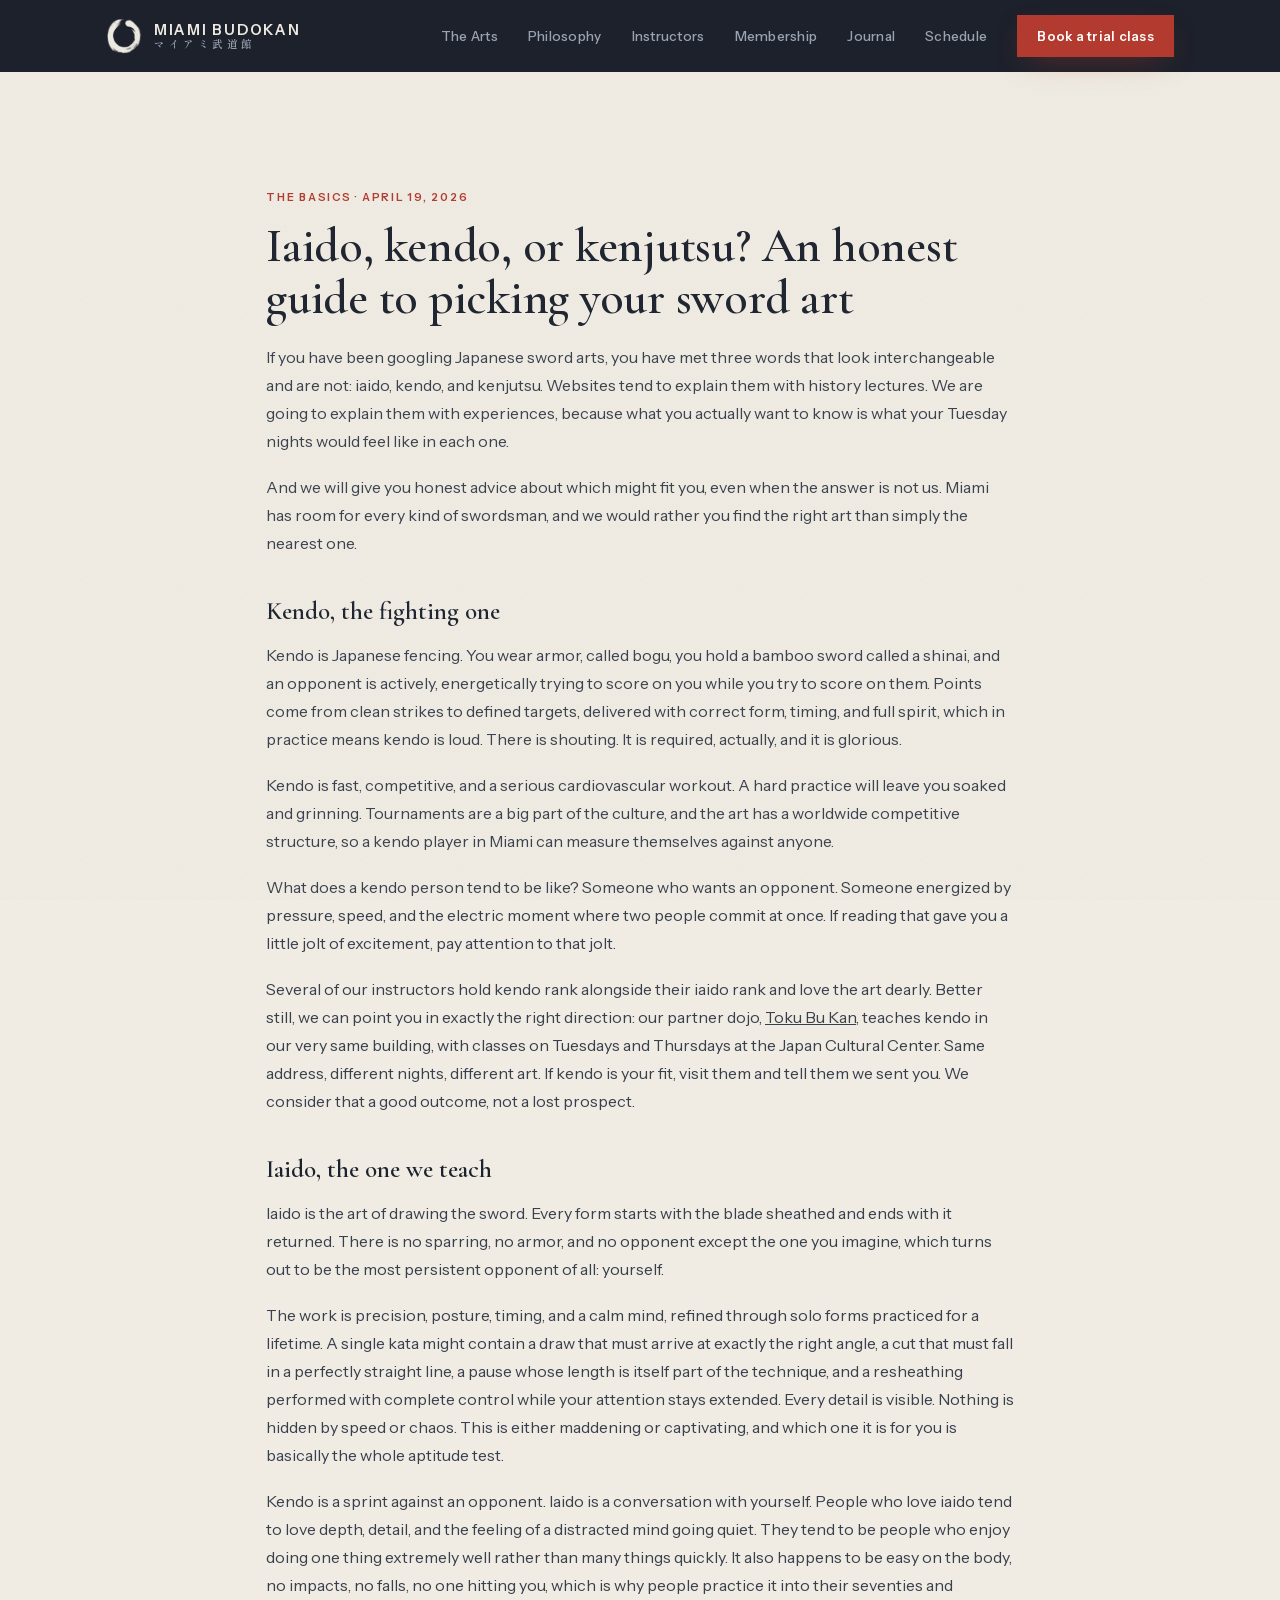
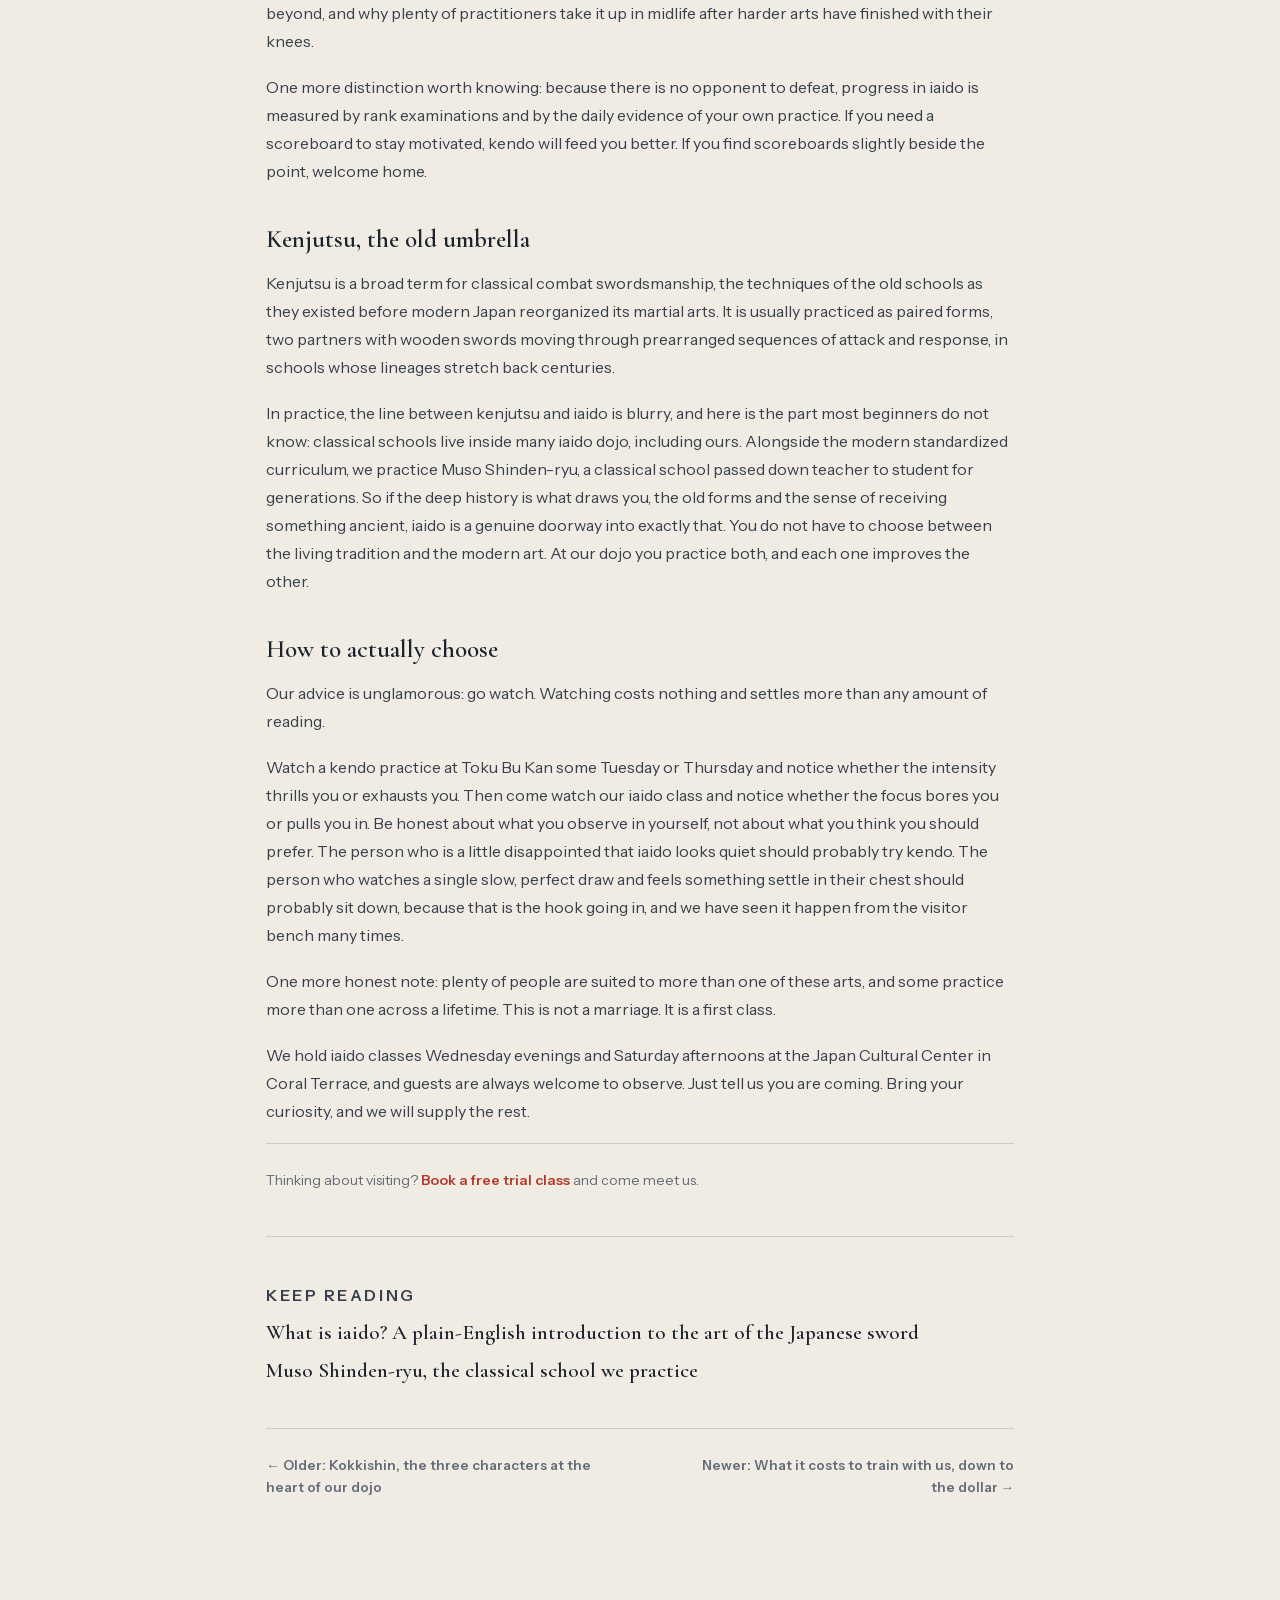
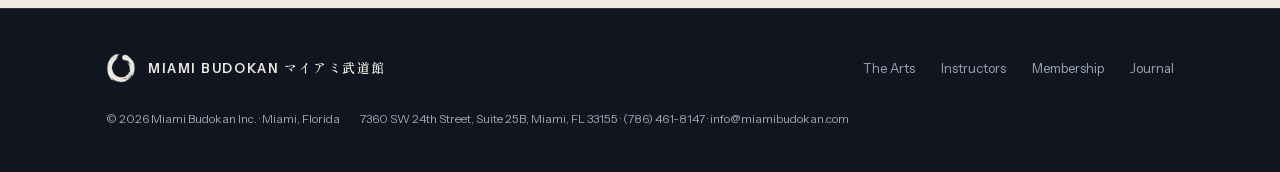
<file: blog/iaido-kendo-kenjutsu.html>
<!DOCTYPE html>
<html lang="en">
<head>
<meta charset="utf-8">
<meta name="viewport" content="width=device-width, initial-scale=1">
<meta name="color-scheme" content="light">
<title>Iaido, kendo, or kenjutsu? An honest guide to picking your sword art &middot; Miami Budokan Journal</title>
<meta name="description" content="Three Japanese sword arts, three very different experiences. Here is how they differ and how to tell which one fits you.">
<link rel="stylesheet" href="../assets/style.css">
<link rel="icon" type="image/png" href="../assets/img/enso.png">
<link rel="canonical" href="https://mattacevedo.github.io/miamibudokan/blog/iaido-kendo-kenjutsu.html">
<link rel="apple-touch-icon" href="../assets/img/apple-touch-icon.png">
<link rel="preload" as="font" type="font/woff2" href="../assets/fonts/cormorant.woff2" crossorigin>
<link rel="preload" as="font" type="font/woff2" href="../assets/fonts/instrument.woff2" crossorigin>
<meta property="og:locale" content="en_US">
<meta property="og:type" content="article">
<meta property="og:site_name" content="Miami Budokan">
<meta property="og:title" content="Iaido, kendo, or kenjutsu? An honest guide to picking your sword art">
<meta property="og:description" content="Three Japanese sword arts, three very different experiences. Here is how they differ and how to tell which one fits you.">
<meta property="og:url" content="https://mattacevedo.github.io/miamibudokan/blog/iaido-kendo-kenjutsu.html">
<meta property="og:image" content="https://mattacevedo.github.io/miamibudokan/assets/img/og.jpg">
<meta property="article:published_time" content="2026-04-19">
<meta name="twitter:card" content="summary_large_image">
<script type="application/ld+json">{"@context":"https://schema.org","@type":"BlogPosting","headline":"Iaido, kendo, or kenjutsu? An honest guide to picking your sword art","description":"Three Japanese sword arts, three very different experiences. Here is how they differ and how to tell which one fits you.","datePublished":"2026-04-19","author":{"@type":"Organization","name":"Miami Budokan"},"publisher":{"@type":"Organization","name":"Miami Budokan","url":"https://mattacevedo.github.io/miamibudokan/"},"mainEntityOfPage":"https://mattacevedo.github.io/miamibudokan/blog/iaido-kendo-kenjutsu.html","image":"https://mattacevedo.github.io/miamibudokan/assets/img/og.jpg"}</script>
<script type="application/ld+json">{"@context":"https://schema.org","@type":"BreadcrumbList","itemListElement":[{"@type":"ListItem","position":1,"name":"Miami Budokan","item":"https://mattacevedo.github.io/miamibudokan/"},{"@type":"ListItem","position":2,"name":"Journal","item":"https://mattacevedo.github.io/miamibudokan/#journal"},{"@type":"ListItem","position":3,"name":"Iaido, kendo, or kenjutsu? An honest guide to picking your sword art"}]}</script>
</head>
<body>
<a class="skip" href="#main">Skip to content</a>
<div class="grain" aria-hidden="true"></div>
<header class="nav" id="nav" data-solid>
  <div class="nav-inner">
    <a class="brand" href="../index.html" aria-label="Miami Budokan, home">
      <span class="enso-mark" aria-hidden="true"></span>
      <span class="brand-name"><b>MIAMI BUDOKAN</b><span lang="ja">マイアミ武道館</span></span>
    </a>
    <nav aria-label="Main">
      <ul class="nav-links" id="navLinks">
        <li><a href="../index.html#arts">The Arts</a></li>
        <li><a href="../index.html#philosophy">Philosophy</a></li>
        <li><a href="../index.html#instructors">Instructors</a></li>
        <li><a href="../index.html#membership">Membership</a></li>
        <li><a href="../index.html#journal">Journal</a></li>
        <li><a href="../index.html#schedule">Schedule</a></li>
        <li><a class="btn btn-shu" href="../index.html#contact">Book a trial class</a></li>
      </ul>
    </nav>
    <button class="menu-btn" id="menuBtn" aria-expanded="false" aria-controls="navLinks" aria-label="Menu">
      <svg class="icon-burger" viewBox="0 0 24 24" fill="none" stroke="currentColor" stroke-width="1.8" stroke-linecap="round"><path d="M3 7h18M3 12h18M3 17h12"/></svg>
      <svg class="icon-x" viewBox="0 0 24 24" fill="none" stroke="currentColor" stroke-width="1.8" stroke-linecap="round"><path d="M5 5l14 14M19 5L5 19"/></svg>
    </button>
  </div>
</header>
<main id="main">
  <article class="post-article">
    <div class="wrap-narrow" id="postBody">
      <p class="post-kicker">The basics &middot; April 19, 2026</p>
      <h1 class="post-title">Iaido, kendo, or kenjutsu? An honest guide to picking your sword art</h1>
      <p>If you have been googling Japanese sword arts, you have met three words that look interchangeable and are not: iaido, kendo, and kenjutsu. Websites tend to explain them with history lectures. We are going to explain them with experiences, because what you actually want to know is what your Tuesday nights would feel like in each one.</p>
  <p>And we will give you honest advice about which might fit you, even when the answer is not us. Miami has room for every kind of swordsman, and we would rather you find the right art than simply the nearest one.</p>
  <h3>Kendo, the fighting one</h3>
  <p>Kendo is Japanese fencing. You wear armor, called bogu, you hold a bamboo sword called a shinai, and an opponent is actively, energetically trying to score on you while you try to score on them. Points come from clean strikes to defined targets, delivered with correct form, timing, and full spirit, which in practice means kendo is loud. There is shouting. It is required, actually, and it is glorious.</p>
  <p>Kendo is fast, competitive, and a serious cardiovascular workout. A hard practice will leave you soaked and grinning. Tournaments are a big part of the culture, and the art has a worldwide competitive structure, so a kendo player in Miami can measure themselves against anyone.</p>
  <p>What does a kendo person tend to be like? Someone who wants an opponent. Someone energized by pressure, speed, and the electric moment where two people commit at once. If reading that gave you a little jolt of excitement, pay attention to that jolt.</p>
  <p>Several of our instructors hold kendo rank alongside their iaido rank and love the art dearly. Better still, we can point you in exactly the right direction: our partner dojo, <a href="https://tokubukan.com/" target="_blank" rel="noopener">Toku Bu Kan</a>, teaches kendo in our very same building, with classes on Tuesdays and Thursdays at the Japan Cultural Center. Same address, different nights, different art. If kendo is your fit, visit them and tell them we sent you. We consider that a good outcome, not a lost prospect.</p>
  <h3>Iaido, the one we teach</h3>
  <p>Iaido is the art of drawing the sword. Every form starts with the blade sheathed and ends with it returned. There is no sparring, no armor, and no opponent except the one you imagine, which turns out to be the most persistent opponent of all: yourself.</p>
  <p>The work is precision, posture, timing, and a calm mind, refined through solo forms practiced for a lifetime. A single kata might contain a draw that must arrive at exactly the right angle, a cut that must fall in a perfectly straight line, a pause whose length is itself part of the technique, and a resheathing performed with complete control while your attention stays extended. Every detail is visible. Nothing is hidden by speed or chaos. This is either maddening or captivating, and which one it is for you is basically the whole aptitude test.</p>
  <p>Kendo is a sprint against an opponent. Iaido is a conversation with yourself. People who love iaido tend to love depth, detail, and the feeling of a distracted mind going quiet. They tend to be people who enjoy doing one thing extremely well rather than many things quickly. It also happens to be easy on the body, no impacts, no falls, no one hitting you, which is why people practice it into their seventies and beyond, and why plenty of practitioners take it up in midlife after harder arts have finished with their knees.</p>
  <p>One more distinction worth knowing: because there is no opponent to defeat, progress in iaido is measured by rank examinations and by the daily evidence of your own practice. If you need a scoreboard to stay motivated, kendo will feed you better. If you find scoreboards slightly beside the point, welcome home.</p>
  <h3>Kenjutsu, the old umbrella</h3>
  <p>Kenjutsu is a broad term for classical combat swordsmanship, the techniques of the old schools as they existed before modern Japan reorganized its martial arts. It is usually practiced as paired forms, two partners with wooden swords moving through prearranged sequences of attack and response, in schools whose lineages stretch back centuries.</p>
  <p>In practice, the line between kenjutsu and iaido is blurry, and here is the part most beginners do not know: classical schools live inside many iaido dojo, including ours. Alongside the modern standardized curriculum, we practice Muso Shinden-ryu, a classical school passed down teacher to student for generations. So if the deep history is what draws you, the old forms and the sense of receiving something ancient, iaido is a genuine doorway into exactly that. You do not have to choose between the living tradition and the modern art. At our dojo you practice both, and each one improves the other.</p>
  <h3>How to actually choose</h3>
  <p>Our advice is unglamorous: go watch. Watching costs nothing and settles more than any amount of reading.</p>
  <p>Watch a kendo practice at Toku Bu Kan some Tuesday or Thursday and notice whether the intensity thrills you or exhausts you. Then come watch our iaido class and notice whether the focus bores you or pulls you in. Be honest about what you observe in yourself, not about what you think you should prefer. The person who is a little disappointed that iaido looks quiet should probably try kendo. The person who watches a single slow, perfect draw and feels something settle in their chest should probably sit down, because that is the hook going in, and we have seen it happen from the visitor bench many times.</p>
  <p>One more honest note: plenty of people are suited to more than one of these arts, and some practice more than one across a lifetime. This is not a marriage. It is a first class.</p>
  <p>We hold iaido classes Wednesday evenings and Saturday afternoons at the Japan Cultural Center in Coral Terrace, and guests are always welcome to observe. Just tell us you are coming. Bring your curiosity, and we will supply the rest.</p>
      <p class="post-cta">Thinking about visiting? <a href="../index.html#contact">Book a free trial class</a> and come meet us.</p>
      <div class="post-related"><p class="pr-label">Keep reading</p><a href="what-is-iaido.html">What is iaido? A plain-English introduction to the art of the Japanese sword</a><a href="muso-shinden-ryu.html">Muso Shinden-ryu, the classical school we practice</a></div>
      <nav class="post-pn" aria-label="More posts"><a href="kokkishin.html">&larr; Older: Kokkishin, the three characters at the heart of our dojo</a><a class="pn-next" href="what-it-costs.html">Newer: What it costs to train with us, down to the dollar &rarr;</a></nav>
    </div>
  </article>
</main>
<footer>
  <div class="foot-inner">
    <div class="foot-brand">
      <span class="enso-mark" aria-hidden="true"></span>
      <b>MIAMI BUDOKAN <span lang="ja" style="font-family:var(--jp);font-weight:600">マイアミ武道館</span></b>
    </div>
    <ul class="foot-links">
      <li><a href="../index.html#arts">The Arts</a></li>
      <li><a href="../index.html#instructors">Instructors</a></li>
      <li><a href="../index.html#membership">Membership</a></li>
      <li><a href="../index.html#journal">Journal</a></li>
    </ul>
    <p class="foot-copy">
      <span>&copy; 2026 Miami Budokan Inc. &middot; Miami, Florida</span>
      <span>7360 SW 24th Street, Suite 25B, Miami, FL 33155 &middot; (786) 461-8147 &middot; info@miamibudokan.com</span>
    </p>
  </div>
</footer>
<script src="../assets/site.js"></script>
</body>
</html>
</file>
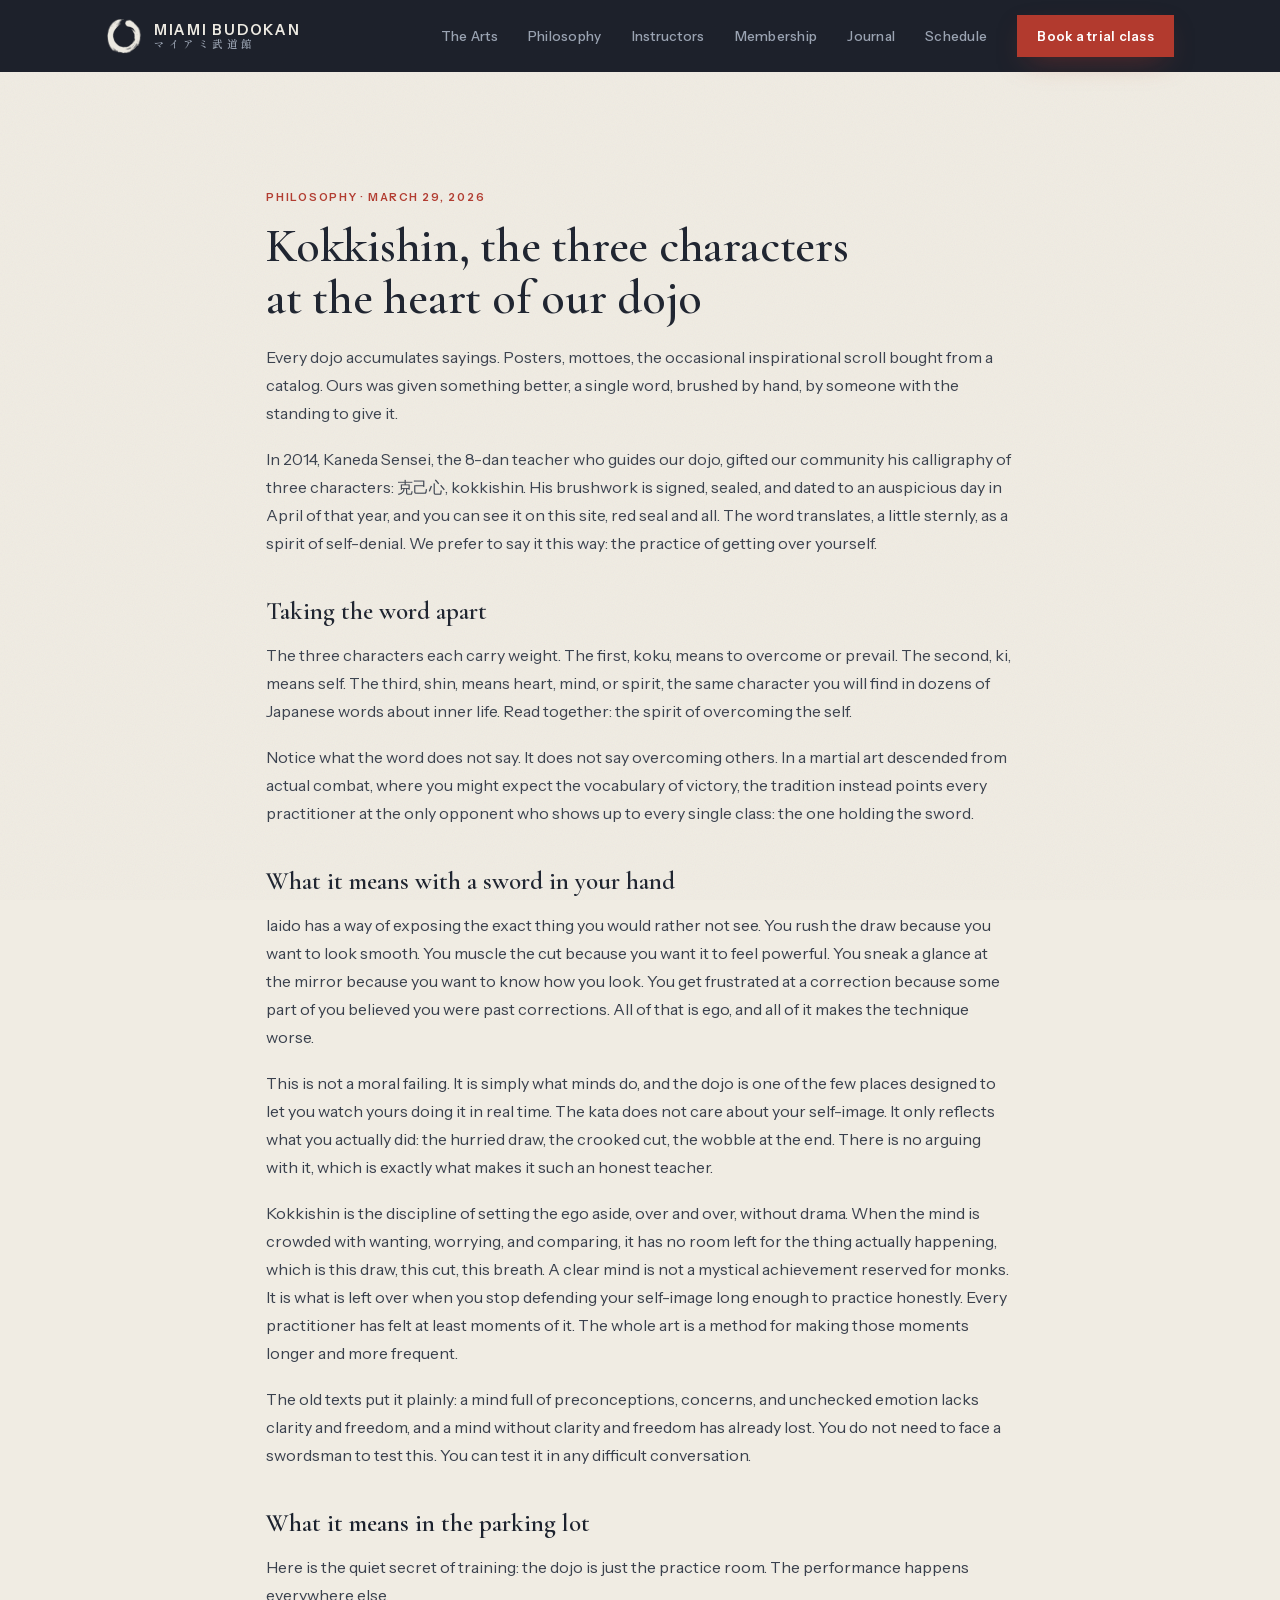
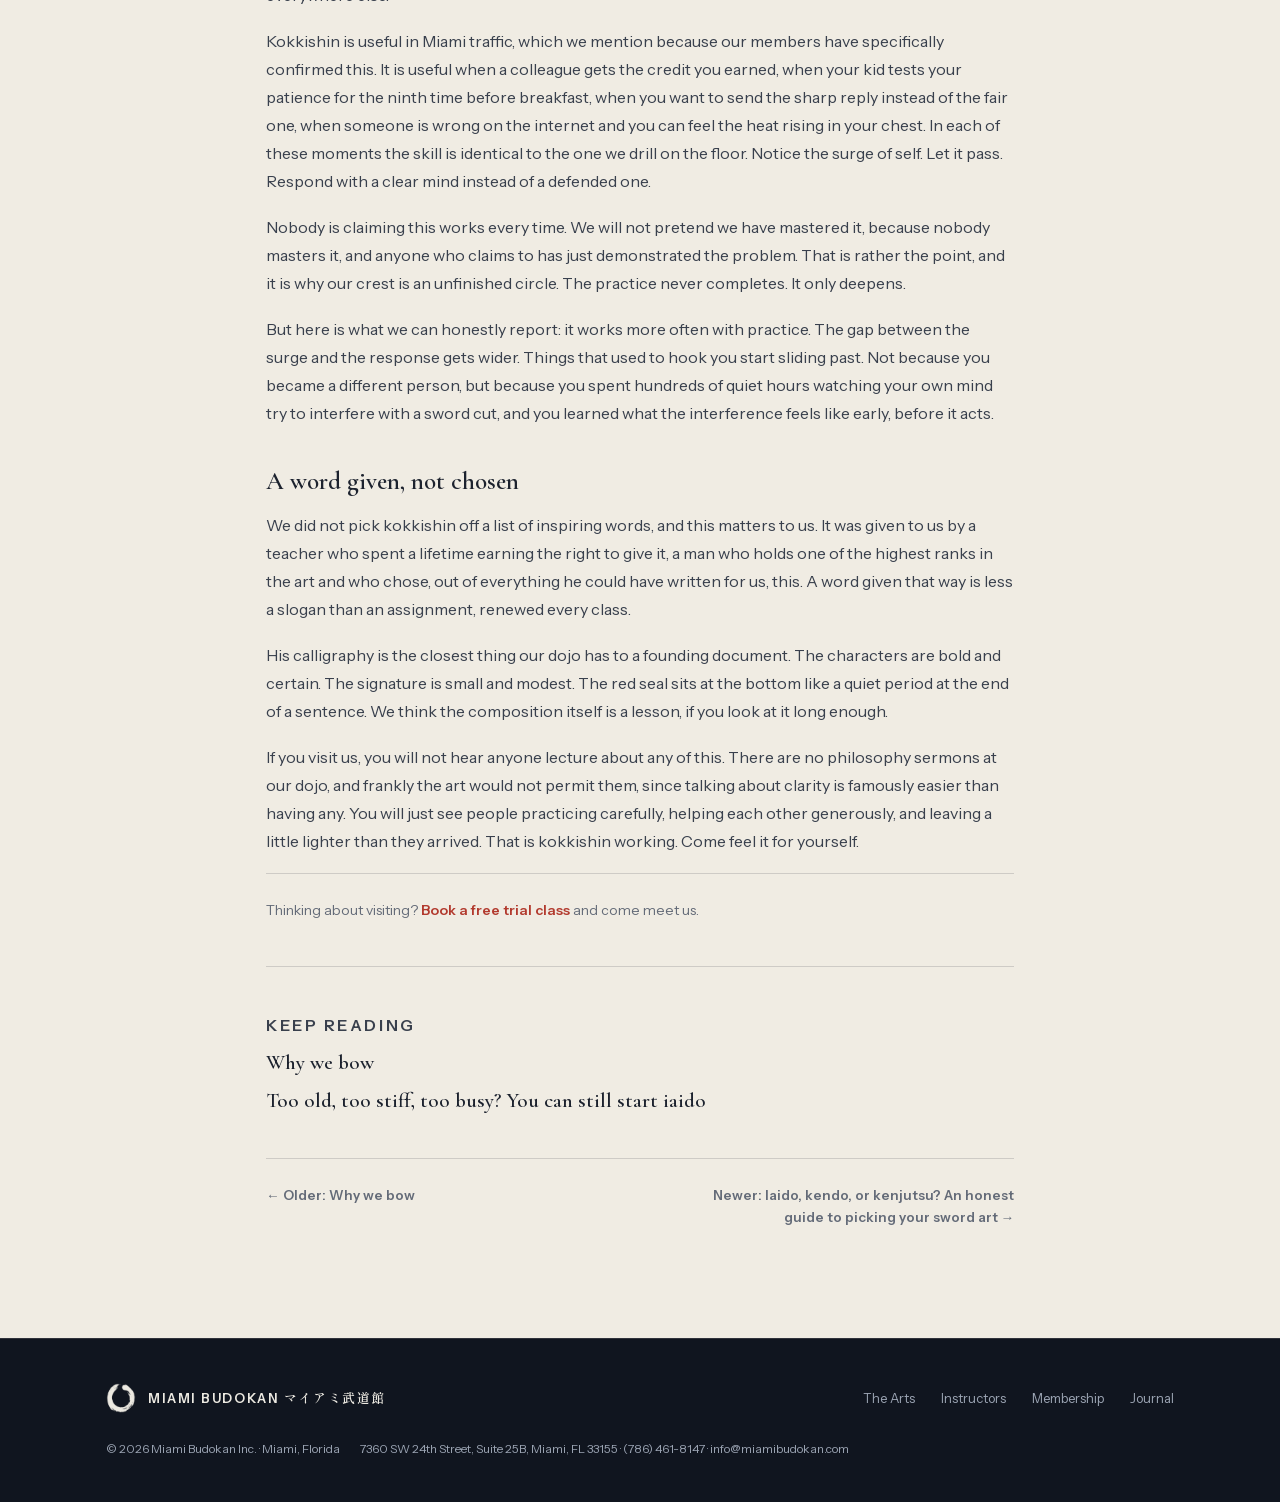
<file: blog/kokkishin.html>
<!DOCTYPE html>
<html lang="en">
<head>
<meta charset="utf-8">
<meta name="viewport" content="width=device-width, initial-scale=1">
<meta name="color-scheme" content="light">
<title>Kokkishin, the three characters at the heart of our dojo &middot; Miami Budokan Journal</title>
<meta name="description" content="In 2014, Kaneda Sensei gave our community a word to train by. Here is what it means and why it matters off the floor too.">
<link rel="stylesheet" href="../assets/style.css">
<link rel="icon" type="image/png" href="../assets/img/enso.png">
<link rel="canonical" href="https://mattacevedo.github.io/miamibudokan/blog/kokkishin.html">
<link rel="apple-touch-icon" href="../assets/img/apple-touch-icon.png">
<link rel="preload" as="font" type="font/woff2" href="../assets/fonts/cormorant.woff2" crossorigin>
<link rel="preload" as="font" type="font/woff2" href="../assets/fonts/instrument.woff2" crossorigin>
<meta property="og:locale" content="en_US">
<meta property="og:type" content="article">
<meta property="og:site_name" content="Miami Budokan">
<meta property="og:title" content="Kokkishin, the three characters at the heart of our dojo">
<meta property="og:description" content="In 2014, Kaneda Sensei gave our community a word to train by. Here is what it means and why it matters off the floor too.">
<meta property="og:url" content="https://mattacevedo.github.io/miamibudokan/blog/kokkishin.html">
<meta property="og:image" content="https://mattacevedo.github.io/miamibudokan/assets/img/og.jpg">
<meta property="article:published_time" content="2026-03-29">
<meta name="twitter:card" content="summary_large_image">
<script type="application/ld+json">{"@context":"https://schema.org","@type":"BlogPosting","headline":"Kokkishin, the three characters at the heart of our dojo","description":"In 2014, Kaneda Sensei gave our community a word to train by. Here is what it means and why it matters off the floor too.","datePublished":"2026-03-29","author":{"@type":"Organization","name":"Miami Budokan"},"publisher":{"@type":"Organization","name":"Miami Budokan","url":"https://mattacevedo.github.io/miamibudokan/"},"mainEntityOfPage":"https://mattacevedo.github.io/miamibudokan/blog/kokkishin.html","image":"https://mattacevedo.github.io/miamibudokan/assets/img/og.jpg"}</script>
<script type="application/ld+json">{"@context":"https://schema.org","@type":"BreadcrumbList","itemListElement":[{"@type":"ListItem","position":1,"name":"Miami Budokan","item":"https://mattacevedo.github.io/miamibudokan/"},{"@type":"ListItem","position":2,"name":"Journal","item":"https://mattacevedo.github.io/miamibudokan/#journal"},{"@type":"ListItem","position":3,"name":"Kokkishin, the three characters at the heart of our dojo"}]}</script>
</head>
<body>
<a class="skip" href="#main">Skip to content</a>
<div class="grain" aria-hidden="true"></div>
<header class="nav" id="nav" data-solid>
  <div class="nav-inner">
    <a class="brand" href="../index.html" aria-label="Miami Budokan, home">
      <span class="enso-mark" aria-hidden="true"></span>
      <span class="brand-name"><b>MIAMI BUDOKAN</b><span lang="ja">マイアミ武道館</span></span>
    </a>
    <nav aria-label="Main">
      <ul class="nav-links" id="navLinks">
        <li><a href="../index.html#arts">The Arts</a></li>
        <li><a href="../index.html#philosophy">Philosophy</a></li>
        <li><a href="../index.html#instructors">Instructors</a></li>
        <li><a href="../index.html#membership">Membership</a></li>
        <li><a href="../index.html#journal">Journal</a></li>
        <li><a href="../index.html#schedule">Schedule</a></li>
        <li><a class="btn btn-shu" href="../index.html#contact">Book a trial class</a></li>
      </ul>
    </nav>
    <button class="menu-btn" id="menuBtn" aria-expanded="false" aria-controls="navLinks" aria-label="Menu">
      <svg class="icon-burger" viewBox="0 0 24 24" fill="none" stroke="currentColor" stroke-width="1.8" stroke-linecap="round"><path d="M3 7h18M3 12h18M3 17h12"/></svg>
      <svg class="icon-x" viewBox="0 0 24 24" fill="none" stroke="currentColor" stroke-width="1.8" stroke-linecap="round"><path d="M5 5l14 14M19 5L5 19"/></svg>
    </button>
  </div>
</header>
<main id="main">
  <article class="post-article">
    <div class="wrap-narrow" id="postBody">
      <p class="post-kicker">Philosophy &middot; March 29, 2026</p>
      <h1 class="post-title">Kokkishin, the three characters at the heart of our dojo</h1>
      <p>Every dojo accumulates sayings. Posters, mottoes, the occasional inspirational scroll bought from a catalog. Ours was given something better, a single word, brushed by hand, by someone with the standing to give it.</p>
  <p>In 2014, Kaneda Sensei, the 8-dan teacher who guides our dojo, gifted our community his calligraphy of three characters: 克己心, kokkishin. His brushwork is signed, sealed, and dated to an auspicious day in April of that year, and you can see it on this site, red seal and all. The word translates, a little sternly, as a spirit of self-denial. We prefer to say it this way: the practice of getting over yourself.</p>
  <h3>Taking the word apart</h3>
  <p>The three characters each carry weight. The first, koku, means to overcome or prevail. The second, ki, means self. The third, shin, means heart, mind, or spirit, the same character you will find in dozens of Japanese words about inner life. Read together: the spirit of overcoming the self.</p>
  <p>Notice what the word does not say. It does not say overcoming others. In a martial art descended from actual combat, where you might expect the vocabulary of victory, the tradition instead points every practitioner at the only opponent who shows up to every single class: the one holding the sword.</p>
  <h3>What it means with a sword in your hand</h3>
  <p>Iaido has a way of exposing the exact thing you would rather not see. You rush the draw because you want to look smooth. You muscle the cut because you want it to feel powerful. You sneak a glance at the mirror because you want to know how you look. You get frustrated at a correction because some part of you believed you were past corrections. All of that is ego, and all of it makes the technique worse.</p>
  <p>This is not a moral failing. It is simply what minds do, and the dojo is one of the few places designed to let you watch yours doing it in real time. The kata does not care about your self-image. It only reflects what you actually did: the hurried draw, the crooked cut, the wobble at the end. There is no arguing with it, which is exactly what makes it such an honest teacher.</p>
  <p>Kokkishin is the discipline of setting the ego aside, over and over, without drama. When the mind is crowded with wanting, worrying, and comparing, it has no room left for the thing actually happening, which is this draw, this cut, this breath. A clear mind is not a mystical achievement reserved for monks. It is what is left over when you stop defending your self-image long enough to practice honestly. Every practitioner has felt at least moments of it. The whole art is a method for making those moments longer and more frequent.</p>
  <p>The old texts put it plainly: a mind full of preconceptions, concerns, and unchecked emotion lacks clarity and freedom, and a mind without clarity and freedom has already lost. You do not need to face a swordsman to test this. You can test it in any difficult conversation.</p>
  <h3>What it means in the parking lot</h3>
  <p>Here is the quiet secret of training: the dojo is just the practice room. The performance happens everywhere else.</p>
  <p>Kokkishin is useful in Miami traffic, which we mention because our members have specifically confirmed this. It is useful when a colleague gets the credit you earned, when your kid tests your patience for the ninth time before breakfast, when you want to send the sharp reply instead of the fair one, when someone is wrong on the internet and you can feel the heat rising in your chest. In each of these moments the skill is identical to the one we drill on the floor. Notice the surge of self. Let it pass. Respond with a clear mind instead of a defended one.</p>
  <p>Nobody is claiming this works every time. We will not pretend we have mastered it, because nobody masters it, and anyone who claims to has just demonstrated the problem. That is rather the point, and it is why our crest is an unfinished circle. The practice never completes. It only deepens.</p>
  <p>But here is what we can honestly report: it works more often with practice. The gap between the surge and the response gets wider. Things that used to hook you start sliding past. Not because you became a different person, but because you spent hundreds of quiet hours watching your own mind try to interfere with a sword cut, and you learned what the interference feels like early, before it acts.</p>
  <h3>A word given, not chosen</h3>
  <p>We did not pick kokkishin off a list of inspiring words, and this matters to us. It was given to us by a teacher who spent a lifetime earning the right to give it, a man who holds one of the highest ranks in the art and who chose, out of everything he could have written for us, this. A word given that way is less a slogan than an assignment, renewed every class.</p>
  <p>His calligraphy is the closest thing our dojo has to a founding document. The characters are bold and certain. The signature is small and modest. The red seal sits at the bottom like a quiet period at the end of a sentence. We think the composition itself is a lesson, if you look at it long enough.</p>
  <p>If you visit us, you will not hear anyone lecture about any of this. There are no philosophy sermons at our dojo, and frankly the art would not permit them, since talking about clarity is famously easier than having any. You will just see people practicing carefully, helping each other generously, and leaving a little lighter than they arrived. That is kokkishin working. Come feel it for yourself.</p>
      <p class="post-cta">Thinking about visiting? <a href="../index.html#contact">Book a free trial class</a> and come meet us.</p>
      <div class="post-related"><p class="pr-label">Keep reading</p><a href="why-we-bow.html">Why we bow</a><a href="you-can-still-start.html">Too old, too stiff, too busy? You can still start iaido</a></div>
      <nav class="post-pn" aria-label="More posts"><a href="why-we-bow.html">&larr; Older: Why we bow</a><a class="pn-next" href="iaido-kendo-kenjutsu.html">Newer: Iaido, kendo, or kenjutsu? An honest guide to picking your sword art &rarr;</a></nav>
    </div>
  </article>
</main>
<footer>
  <div class="foot-inner">
    <div class="foot-brand">
      <span class="enso-mark" aria-hidden="true"></span>
      <b>MIAMI BUDOKAN <span lang="ja" style="font-family:var(--jp);font-weight:600">マイアミ武道館</span></b>
    </div>
    <ul class="foot-links">
      <li><a href="../index.html#arts">The Arts</a></li>
      <li><a href="../index.html#instructors">Instructors</a></li>
      <li><a href="../index.html#membership">Membership</a></li>
      <li><a href="../index.html#journal">Journal</a></li>
    </ul>
    <p class="foot-copy">
      <span>&copy; 2026 Miami Budokan Inc. &middot; Miami, Florida</span>
      <span>7360 SW 24th Street, Suite 25B, Miami, FL 33155 &middot; (786) 461-8147 &middot; info@miamibudokan.com</span>
    </p>
  </div>
</footer>
<script src="../assets/site.js"></script>
</body>
</html>
</file>
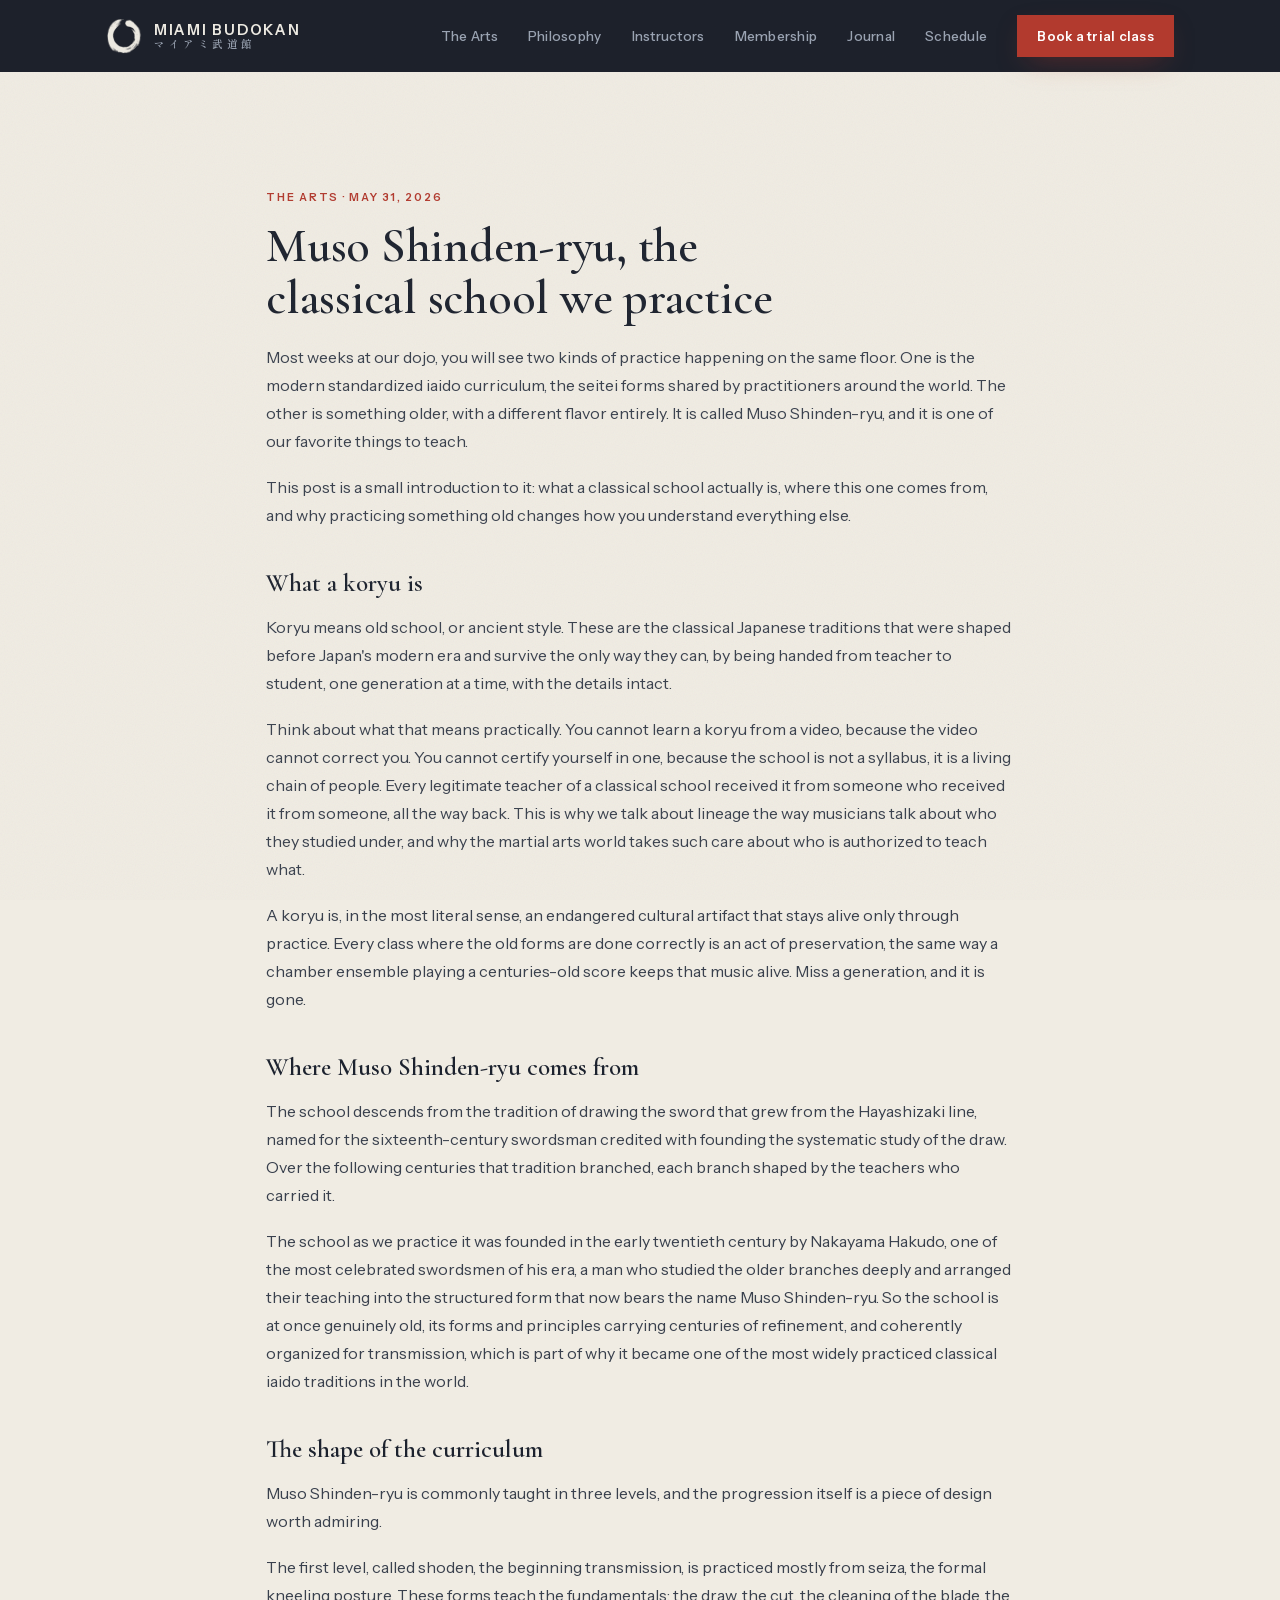
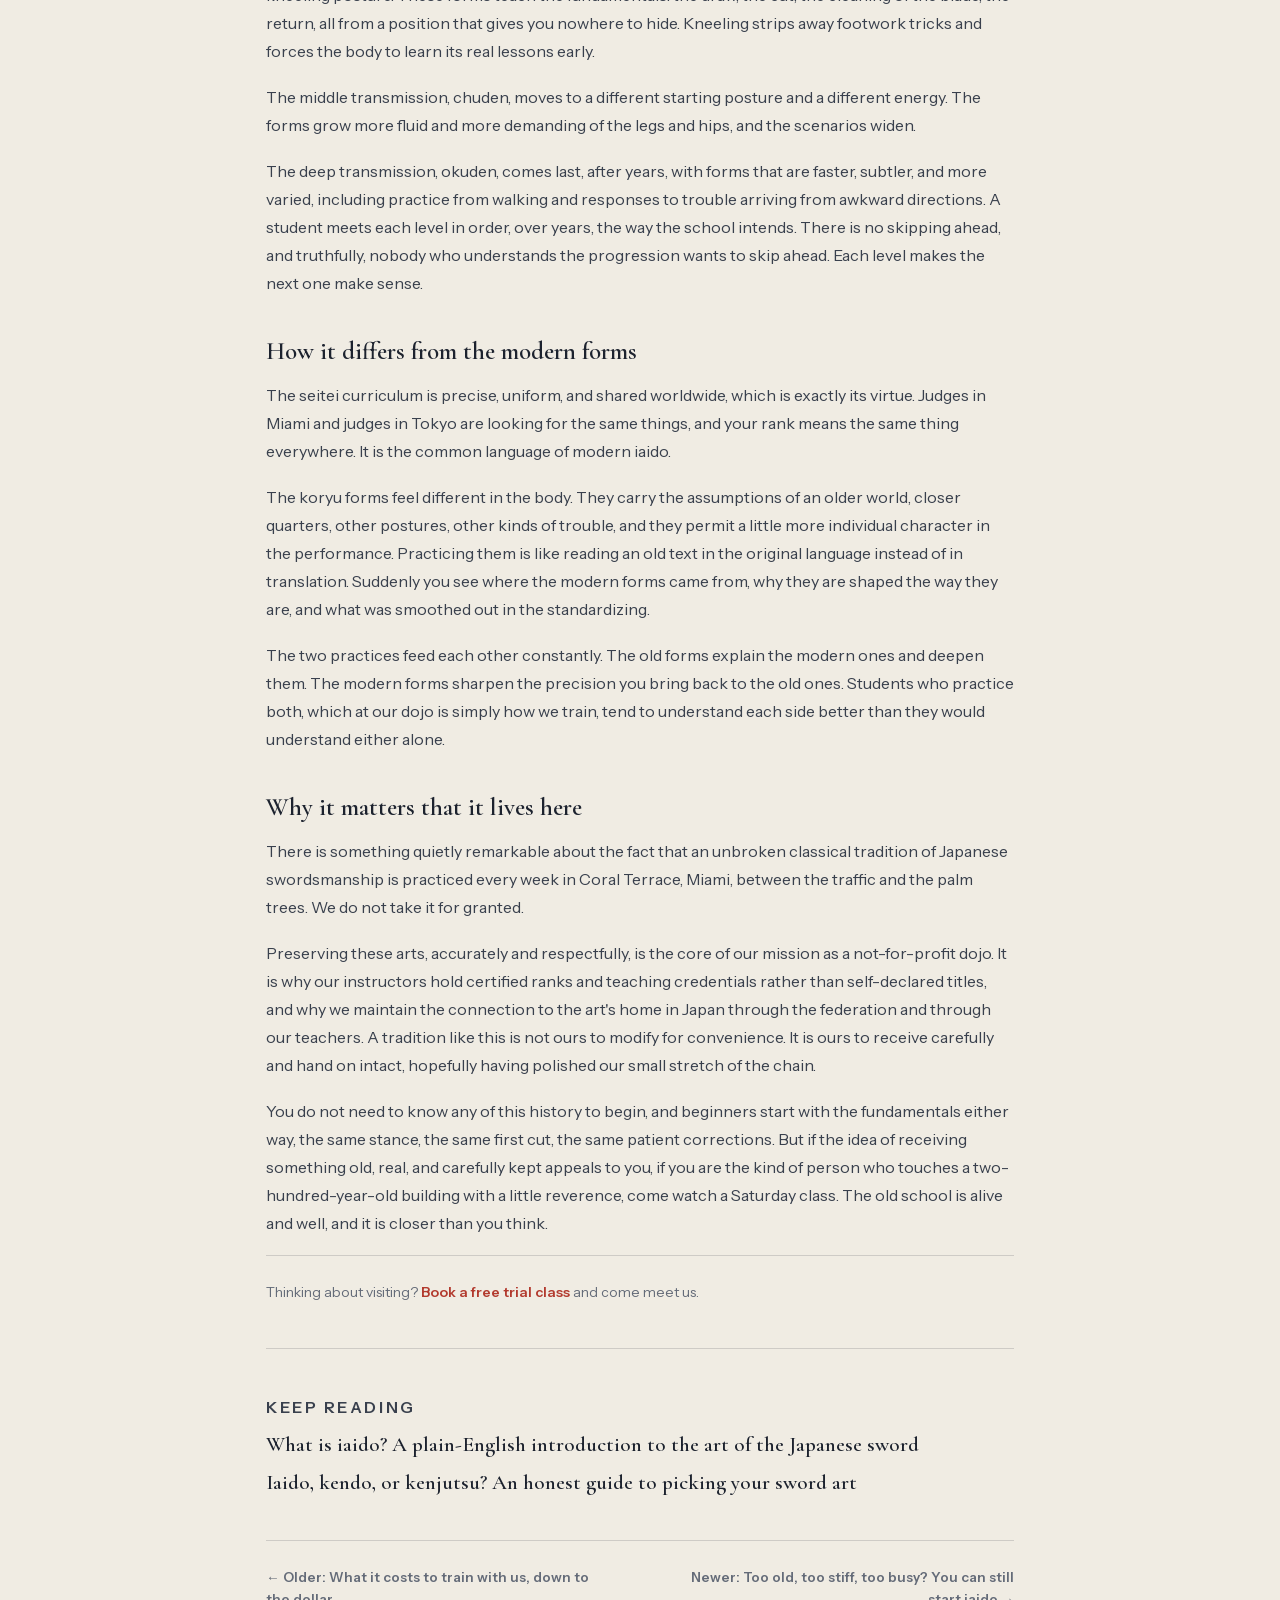
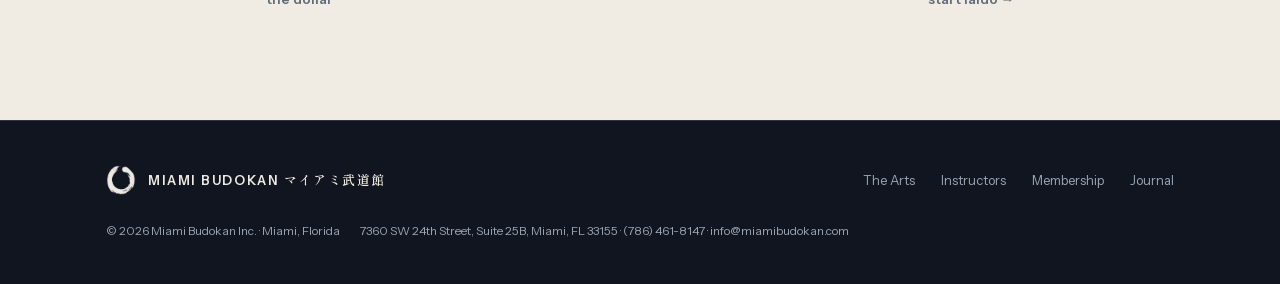
<file: blog/muso-shinden-ryu.html>
<!DOCTYPE html>
<html lang="en">
<head>
<meta charset="utf-8">
<meta name="viewport" content="width=device-width, initial-scale=1">
<meta name="color-scheme" content="light">
<title>Muso Shinden-ryu, the classical school we practice &middot; Miami Budokan Journal</title>
<meta name="description" content="Alongside the modern curriculum, we keep an old school alive. Here is what a koryu is and why it changes how you train.">
<link rel="stylesheet" href="../assets/style.css">
<link rel="icon" type="image/png" href="../assets/img/enso.png">
<link rel="canonical" href="https://mattacevedo.github.io/miamibudokan/blog/muso-shinden-ryu.html">
<link rel="apple-touch-icon" href="../assets/img/apple-touch-icon.png">
<link rel="preload" as="font" type="font/woff2" href="../assets/fonts/cormorant.woff2" crossorigin>
<link rel="preload" as="font" type="font/woff2" href="../assets/fonts/instrument.woff2" crossorigin>
<meta property="og:locale" content="en_US">
<meta property="og:type" content="article">
<meta property="og:site_name" content="Miami Budokan">
<meta property="og:title" content="Muso Shinden-ryu, the classical school we practice">
<meta property="og:description" content="Alongside the modern curriculum, we keep an old school alive. Here is what a koryu is and why it changes how you train.">
<meta property="og:url" content="https://mattacevedo.github.io/miamibudokan/blog/muso-shinden-ryu.html">
<meta property="og:image" content="https://mattacevedo.github.io/miamibudokan/assets/img/og.jpg">
<meta property="article:published_time" content="2026-05-31">
<meta name="twitter:card" content="summary_large_image">
<script type="application/ld+json">{"@context":"https://schema.org","@type":"BlogPosting","headline":"Muso Shinden-ryu, the classical school we practice","description":"Alongside the modern curriculum, we keep an old school alive. Here is what a koryu is and why it changes how you train.","datePublished":"2026-05-31","author":{"@type":"Organization","name":"Miami Budokan"},"publisher":{"@type":"Organization","name":"Miami Budokan","url":"https://mattacevedo.github.io/miamibudokan/"},"mainEntityOfPage":"https://mattacevedo.github.io/miamibudokan/blog/muso-shinden-ryu.html","image":"https://mattacevedo.github.io/miamibudokan/assets/img/og.jpg"}</script>
<script type="application/ld+json">{"@context":"https://schema.org","@type":"BreadcrumbList","itemListElement":[{"@type":"ListItem","position":1,"name":"Miami Budokan","item":"https://mattacevedo.github.io/miamibudokan/"},{"@type":"ListItem","position":2,"name":"Journal","item":"https://mattacevedo.github.io/miamibudokan/#journal"},{"@type":"ListItem","position":3,"name":"Muso Shinden-ryu, the classical school we practice"}]}</script>
</head>
<body>
<a class="skip" href="#main">Skip to content</a>
<div class="grain" aria-hidden="true"></div>
<header class="nav" id="nav" data-solid>
  <div class="nav-inner">
    <a class="brand" href="../index.html" aria-label="Miami Budokan, home">
      <span class="enso-mark" aria-hidden="true"></span>
      <span class="brand-name"><b>MIAMI BUDOKAN</b><span lang="ja">マイアミ武道館</span></span>
    </a>
    <nav aria-label="Main">
      <ul class="nav-links" id="navLinks">
        <li><a href="../index.html#arts">The Arts</a></li>
        <li><a href="../index.html#philosophy">Philosophy</a></li>
        <li><a href="../index.html#instructors">Instructors</a></li>
        <li><a href="../index.html#membership">Membership</a></li>
        <li><a href="../index.html#journal">Journal</a></li>
        <li><a href="../index.html#schedule">Schedule</a></li>
        <li><a class="btn btn-shu" href="../index.html#contact">Book a trial class</a></li>
      </ul>
    </nav>
    <button class="menu-btn" id="menuBtn" aria-expanded="false" aria-controls="navLinks" aria-label="Menu">
      <svg class="icon-burger" viewBox="0 0 24 24" fill="none" stroke="currentColor" stroke-width="1.8" stroke-linecap="round"><path d="M3 7h18M3 12h18M3 17h12"/></svg>
      <svg class="icon-x" viewBox="0 0 24 24" fill="none" stroke="currentColor" stroke-width="1.8" stroke-linecap="round"><path d="M5 5l14 14M19 5L5 19"/></svg>
    </button>
  </div>
</header>
<main id="main">
  <article class="post-article">
    <div class="wrap-narrow" id="postBody">
      <p class="post-kicker">The arts &middot; May 31, 2026</p>
      <h1 class="post-title">Muso Shinden-ryu, the classical school we practice</h1>
      <p>Most weeks at our dojo, you will see two kinds of practice happening on the same floor. One is the modern standardized iaido curriculum, the seitei forms shared by practitioners around the world. The other is something older, with a different flavor entirely. It is called Muso Shinden-ryu, and it is one of our favorite things to teach.</p>
  <p>This post is a small introduction to it: what a classical school actually is, where this one comes from, and why practicing something old changes how you understand everything else.</p>
  <h3>What a koryu is</h3>
  <p>Koryu means old school, or ancient style. These are the classical Japanese traditions that were shaped before Japan's modern era and survive the only way they can, by being handed from teacher to student, one generation at a time, with the details intact.</p>
  <p>Think about what that means practically. You cannot learn a koryu from a video, because the video cannot correct you. You cannot certify yourself in one, because the school is not a syllabus, it is a living chain of people. Every legitimate teacher of a classical school received it from someone who received it from someone, all the way back. This is why we talk about lineage the way musicians talk about who they studied under, and why the martial arts world takes such care about who is authorized to teach what.</p>
  <p>A koryu is, in the most literal sense, an endangered cultural artifact that stays alive only through practice. Every class where the old forms are done correctly is an act of preservation, the same way a chamber ensemble playing a centuries-old score keeps that music alive. Miss a generation, and it is gone.</p>
  <h3>Where Muso Shinden-ryu comes from</h3>
  <p>The school descends from the tradition of drawing the sword that grew from the Hayashizaki line, named for the sixteenth-century swordsman credited with founding the systematic study of the draw. Over the following centuries that tradition branched, each branch shaped by the teachers who carried it.</p>
  <p>The school as we practice it was founded in the early twentieth century by Nakayama Hakudo, one of the most celebrated swordsmen of his era, a man who studied the older branches deeply and arranged their teaching into the structured form that now bears the name Muso Shinden-ryu. So the school is at once genuinely old, its forms and principles carrying centuries of refinement, and coherently organized for transmission, which is part of why it became one of the most widely practiced classical iaido traditions in the world.</p>
  <h3>The shape of the curriculum</h3>
  <p>Muso Shinden-ryu is commonly taught in three levels, and the progression itself is a piece of design worth admiring.</p>
  <p>The first level, called shoden, the beginning transmission, is practiced mostly from seiza, the formal kneeling posture. These forms teach the fundamentals: the draw, the cut, the cleaning of the blade, the return, all from a position that gives you nowhere to hide. Kneeling strips away footwork tricks and forces the body to learn its real lessons early.</p>
  <p>The middle transmission, chuden, moves to a different starting posture and a different energy. The forms grow more fluid and more demanding of the legs and hips, and the scenarios widen.</p>
  <p>The deep transmission, okuden, comes last, after years, with forms that are faster, subtler, and more varied, including practice from walking and responses to trouble arriving from awkward directions. A student meets each level in order, over years, the way the school intends. There is no skipping ahead, and truthfully, nobody who understands the progression wants to skip ahead. Each level makes the next one make sense.</p>
  <h3>How it differs from the modern forms</h3>
  <p>The seitei curriculum is precise, uniform, and shared worldwide, which is exactly its virtue. Judges in Miami and judges in Tokyo are looking for the same things, and your rank means the same thing everywhere. It is the common language of modern iaido.</p>
  <p>The koryu forms feel different in the body. They carry the assumptions of an older world, closer quarters, other postures, other kinds of trouble, and they permit a little more individual character in the performance. Practicing them is like reading an old text in the original language instead of in translation. Suddenly you see where the modern forms came from, why they are shaped the way they are, and what was smoothed out in the standardizing.</p>
  <p>The two practices feed each other constantly. The old forms explain the modern ones and deepen them. The modern forms sharpen the precision you bring back to the old ones. Students who practice both, which at our dojo is simply how we train, tend to understand each side better than they would understand either alone.</p>
  <h3>Why it matters that it lives here</h3>
  <p>There is something quietly remarkable about the fact that an unbroken classical tradition of Japanese swordsmanship is practiced every week in Coral Terrace, Miami, between the traffic and the palm trees. We do not take it for granted.</p>
  <p>Preserving these arts, accurately and respectfully, is the core of our mission as a not-for-profit dojo. It is why our instructors hold certified ranks and teaching credentials rather than self-declared titles, and why we maintain the connection to the art's home in Japan through the federation and through our teachers. A tradition like this is not ours to modify for convenience. It is ours to receive carefully and hand on intact, hopefully having polished our small stretch of the chain.</p>
  <p>You do not need to know any of this history to begin, and beginners start with the fundamentals either way, the same stance, the same first cut, the same patient corrections. But if the idea of receiving something old, real, and carefully kept appeals to you, if you are the kind of person who touches a two-hundred-year-old building with a little reverence, come watch a Saturday class. The old school is alive and well, and it is closer than you think.</p>
      <p class="post-cta">Thinking about visiting? <a href="../index.html#contact">Book a free trial class</a> and come meet us.</p>
      <div class="post-related"><p class="pr-label">Keep reading</p><a href="what-is-iaido.html">What is iaido? A plain-English introduction to the art of the Japanese sword</a><a href="iaido-kendo-kenjutsu.html">Iaido, kendo, or kenjutsu? An honest guide to picking your sword art</a></div>
      <nav class="post-pn" aria-label="More posts"><a href="what-it-costs.html">&larr; Older: What it costs to train with us, down to the dollar</a><a class="pn-next" href="you-can-still-start.html">Newer: Too old, too stiff, too busy? You can still start iaido &rarr;</a></nav>
    </div>
  </article>
</main>
<footer>
  <div class="foot-inner">
    <div class="foot-brand">
      <span class="enso-mark" aria-hidden="true"></span>
      <b>MIAMI BUDOKAN <span lang="ja" style="font-family:var(--jp);font-weight:600">マイアミ武道館</span></b>
    </div>
    <ul class="foot-links">
      <li><a href="../index.html#arts">The Arts</a></li>
      <li><a href="../index.html#instructors">Instructors</a></li>
      <li><a href="../index.html#membership">Membership</a></li>
      <li><a href="../index.html#journal">Journal</a></li>
    </ul>
    <p class="foot-copy">
      <span>&copy; 2026 Miami Budokan Inc. &middot; Miami, Florida</span>
      <span>7360 SW 24th Street, Suite 25B, Miami, FL 33155 &middot; (786) 461-8147 &middot; info@miamibudokan.com</span>
    </p>
  </div>
</footer>
<script src="../assets/site.js"></script>
</body>
</html>
</file>
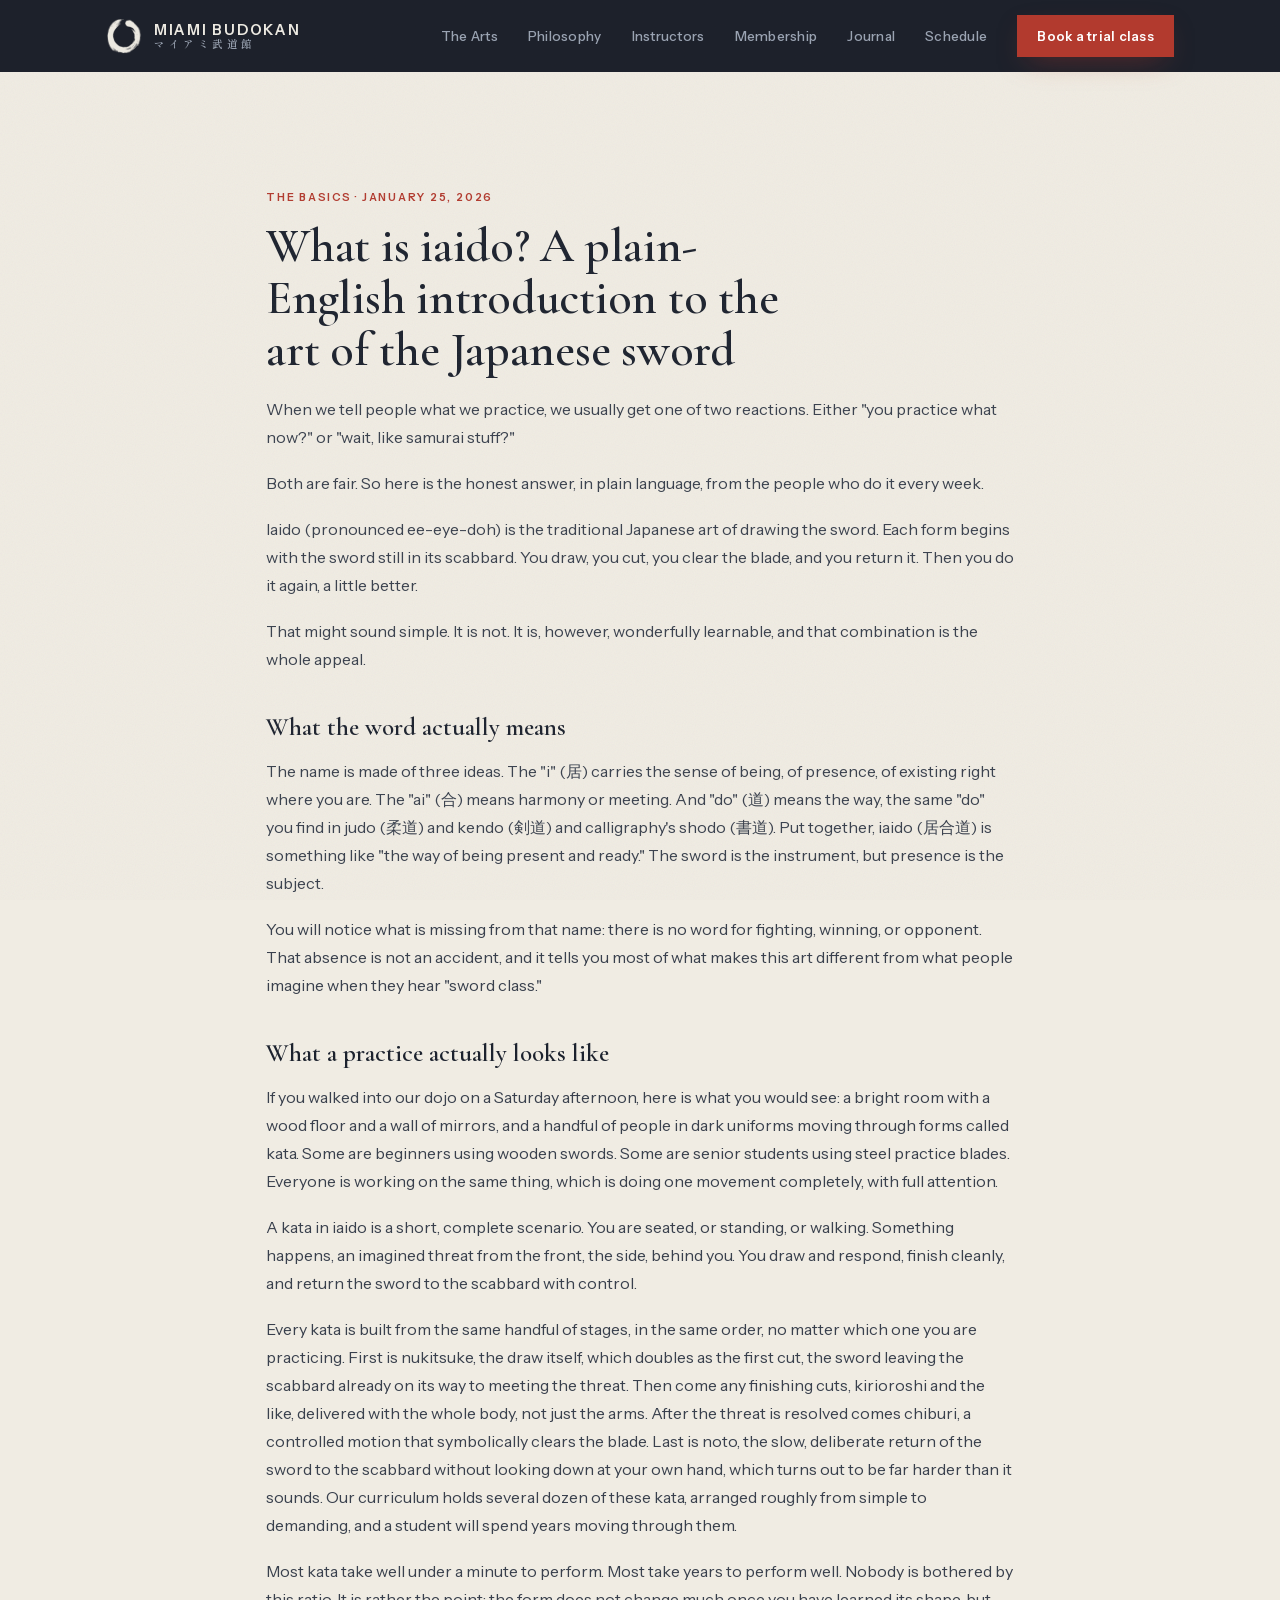
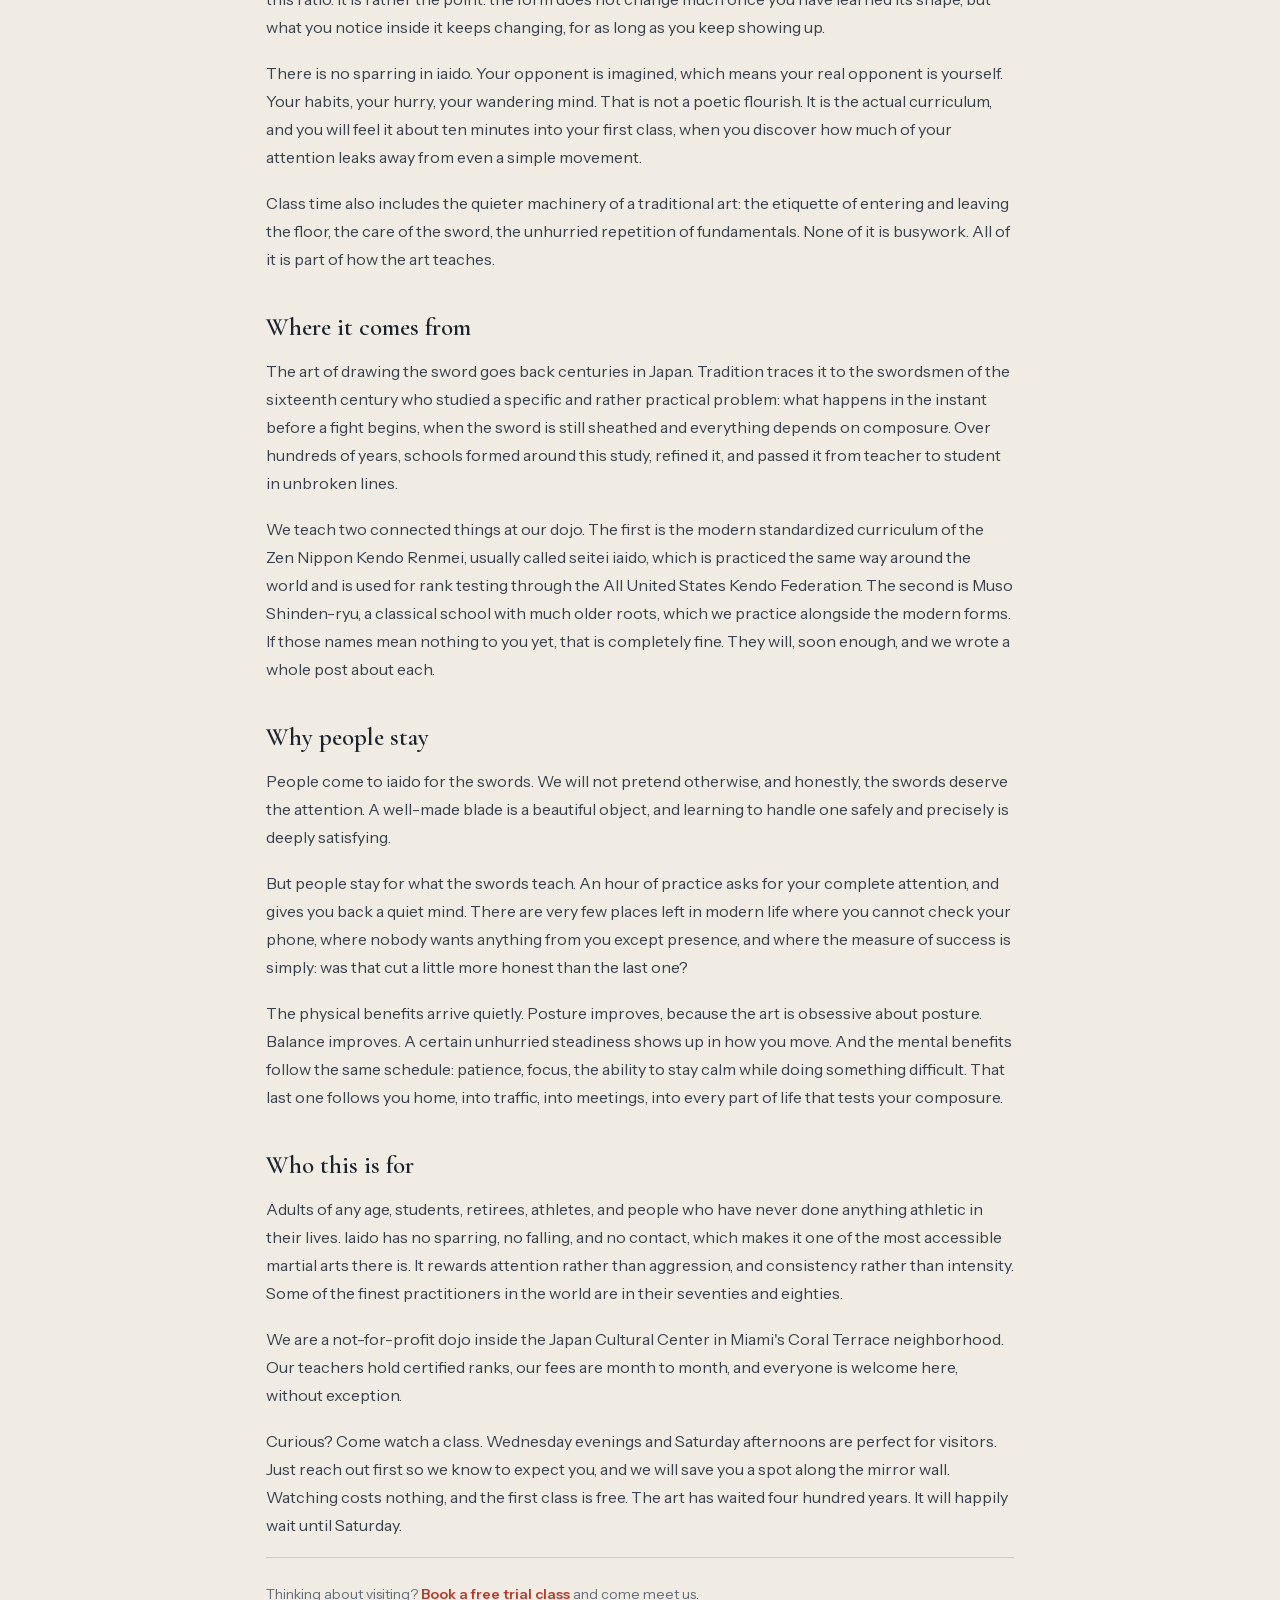
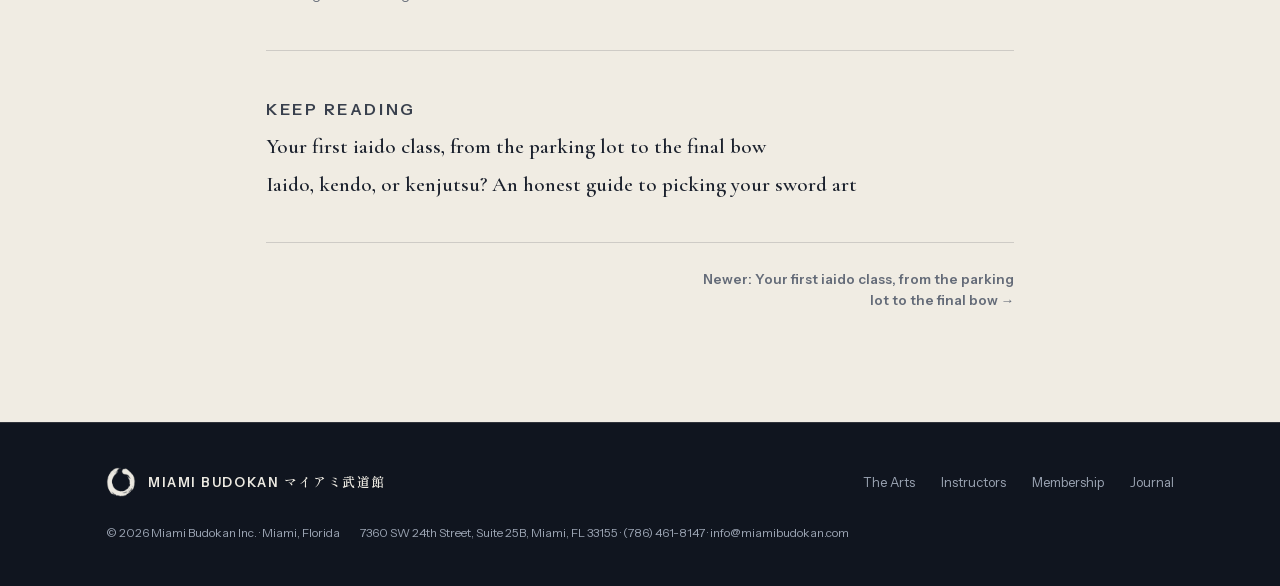
<file: blog/what-is-iaido.html>
<!DOCTYPE html>
<html lang="en">
<head>
<meta charset="utf-8">
<meta name="viewport" content="width=device-width, initial-scale=1">
<meta name="color-scheme" content="light">
<title>What is iaido? A plain-English introduction to the art of the Japanese sword &middot; Miami Budokan Journal</title>
<meta name="description" content="The art of drawing the sword, explained for people who have never held one. No experience required, no mysticism added.">
<link rel="stylesheet" href="../assets/style.css">
<link rel="icon" type="image/png" href="../assets/img/enso.png">
<link rel="canonical" href="https://mattacevedo.github.io/miamibudokan/blog/what-is-iaido.html">
<link rel="apple-touch-icon" href="../assets/img/apple-touch-icon.png">
<link rel="preload" as="font" type="font/woff2" href="../assets/fonts/cormorant.woff2" crossorigin>
<link rel="preload" as="font" type="font/woff2" href="../assets/fonts/instrument.woff2" crossorigin>
<meta property="og:locale" content="en_US">
<meta property="og:type" content="article">
<meta property="og:site_name" content="Miami Budokan">
<meta property="og:title" content="What is iaido? A plain-English introduction to the art of the Japanese sword">
<meta property="og:description" content="The art of drawing the sword, explained for people who have never held one. No experience required, no mysticism added.">
<meta property="og:url" content="https://mattacevedo.github.io/miamibudokan/blog/what-is-iaido.html">
<meta property="og:image" content="https://mattacevedo.github.io/miamibudokan/assets/img/og.jpg">
<meta property="article:published_time" content="2026-01-25">
<meta name="twitter:card" content="summary_large_image">
<script type="application/ld+json">{"@context":"https://schema.org","@type":"BlogPosting","headline":"What is iaido? A plain-English introduction to the art of the Japanese sword","description":"The art of drawing the sword, explained for people who have never held one. No experience required, no mysticism added.","datePublished":"2026-01-25","author":{"@type":"Organization","name":"Miami Budokan"},"publisher":{"@type":"Organization","name":"Miami Budokan","url":"https://mattacevedo.github.io/miamibudokan/"},"mainEntityOfPage":"https://mattacevedo.github.io/miamibudokan/blog/what-is-iaido.html","image":"https://mattacevedo.github.io/miamibudokan/assets/img/og.jpg"}</script>
<script type="application/ld+json">{"@context":"https://schema.org","@type":"BreadcrumbList","itemListElement":[{"@type":"ListItem","position":1,"name":"Miami Budokan","item":"https://mattacevedo.github.io/miamibudokan/"},{"@type":"ListItem","position":2,"name":"Journal","item":"https://mattacevedo.github.io/miamibudokan/#journal"},{"@type":"ListItem","position":3,"name":"What is iaido? A plain-English introduction to the art of the Japanese sword"}]}</script>
</head>
<body>
<a class="skip" href="#main">Skip to content</a>
<div class="grain" aria-hidden="true"></div>
<header class="nav" id="nav" data-solid>
  <div class="nav-inner">
    <a class="brand" href="../index.html" aria-label="Miami Budokan, home">
      <span class="enso-mark" aria-hidden="true"></span>
      <span class="brand-name"><b>MIAMI BUDOKAN</b><span lang="ja">マイアミ武道館</span></span>
    </a>
    <nav aria-label="Main">
      <ul class="nav-links" id="navLinks">
        <li><a href="../index.html#arts">The Arts</a></li>
        <li><a href="../index.html#philosophy">Philosophy</a></li>
        <li><a href="../index.html#instructors">Instructors</a></li>
        <li><a href="../index.html#membership">Membership</a></li>
        <li><a href="../index.html#journal">Journal</a></li>
        <li><a href="../index.html#schedule">Schedule</a></li>
        <li><a class="btn btn-shu" href="../index.html#contact">Book a trial class</a></li>
      </ul>
    </nav>
    <button class="menu-btn" id="menuBtn" aria-expanded="false" aria-controls="navLinks" aria-label="Menu">
      <svg class="icon-burger" viewBox="0 0 24 24" fill="none" stroke="currentColor" stroke-width="1.8" stroke-linecap="round"><path d="M3 7h18M3 12h18M3 17h12"/></svg>
      <svg class="icon-x" viewBox="0 0 24 24" fill="none" stroke="currentColor" stroke-width="1.8" stroke-linecap="round"><path d="M5 5l14 14M19 5L5 19"/></svg>
    </button>
  </div>
</header>
<main id="main">
  <article class="post-article">
    <div class="wrap-narrow" id="postBody">
      <p class="post-kicker">The basics &middot; January 25, 2026</p>
      <h1 class="post-title">What is iaido? A plain-English introduction to the art of the Japanese sword</h1>
      <p>When we tell people what we practice, we usually get one of two reactions. Either "you practice what now?" or "wait, like samurai stuff?"</p>
  <p>Both are fair. So here is the honest answer, in plain language, from the people who do it every week.</p>
  <p>Iaido (pronounced ee-eye-doh) is the traditional Japanese art of drawing the sword. Each form begins with the sword still in its scabbard. You draw, you cut, you clear the blade, and you return it. Then you do it again, a little better.</p>
  <p>That might sound simple. It is not. It is, however, wonderfully learnable, and that combination is the whole appeal.</p>
  <h3>What the word actually means</h3>
  <p>The name is made of three ideas. The "i" (居) carries the sense of being, of presence, of existing right where you are. The "ai" (合) means harmony or meeting. And "do" (道) means the way, the same "do" you find in judo (柔道) and kendo (剣道) and calligraphy's shodo (書道). Put together, iaido (居合道) is something like "the way of being present and ready." The sword is the instrument, but presence is the subject.</p>
  <p>You will notice what is missing from that name: there is no word for fighting, winning, or opponent. That absence is not an accident, and it tells you most of what makes this art different from what people imagine when they hear "sword class."</p>
  <h3>What a practice actually looks like</h3>
  <p>If you walked into our dojo on a Saturday afternoon, here is what you would see: a bright room with a wood floor and a wall of mirrors, and a handful of people in dark uniforms moving through forms called kata. Some are beginners using wooden swords. Some are senior students using steel practice blades. Everyone is working on the same thing, which is doing one movement completely, with full attention.</p>
  <p>A kata in iaido is a short, complete scenario. You are seated, or standing, or walking. Something happens, an imagined threat from the front, the side, behind you. You draw and respond, finish cleanly, and return the sword to the scabbard with control.</p>
  <p>Every kata is built from the same handful of stages, in the same order, no matter which one you are practicing. First is nukitsuke, the draw itself, which doubles as the first cut, the sword leaving the scabbard already on its way to meeting the threat. Then come any finishing cuts, kirioroshi and the like, delivered with the whole body, not just the arms. After the threat is resolved comes chiburi, a controlled motion that symbolically clears the blade. Last is noto, the slow, deliberate return of the sword to the scabbard without looking down at your own hand, which turns out to be far harder than it sounds. Our curriculum holds several dozen of these kata, arranged roughly from simple to demanding, and a student will spend years moving through them.</p>
  <p>Most kata take well under a minute to perform. Most take years to perform well. Nobody is bothered by this ratio. It is rather the point: the form does not change much once you have learned its shape, but what you notice inside it keeps changing, for as long as you keep showing up.</p>
  <p>There is no sparring in iaido. Your opponent is imagined, which means your real opponent is yourself. Your habits, your hurry, your wandering mind. That is not a poetic flourish. It is the actual curriculum, and you will feel it about ten minutes into your first class, when you discover how much of your attention leaks away from even a simple movement.</p>
  <p>Class time also includes the quieter machinery of a traditional art: the etiquette of entering and leaving the floor, the care of the sword, the unhurried repetition of fundamentals. None of it is busywork. All of it is part of how the art teaches.</p>
  <h3>Where it comes from</h3>
  <p>The art of drawing the sword goes back centuries in Japan. Tradition traces it to the swordsmen of the sixteenth century who studied a specific and rather practical problem: what happens in the instant before a fight begins, when the sword is still sheathed and everything depends on composure. Over hundreds of years, schools formed around this study, refined it, and passed it from teacher to student in unbroken lines.</p>
  <p>We teach two connected things at our dojo. The first is the modern standardized curriculum of the Zen Nippon Kendo Renmei, usually called seitei iaido, which is practiced the same way around the world and is used for rank testing through the All United States Kendo Federation. The second is Muso Shinden-ryu, a classical school with much older roots, which we practice alongside the modern forms. If those names mean nothing to you yet, that is completely fine. They will, soon enough, and we wrote a whole post about each.</p>
  <h3>Why people stay</h3>
  <p>People come to iaido for the swords. We will not pretend otherwise, and honestly, the swords deserve the attention. A well-made blade is a beautiful object, and learning to handle one safely and precisely is deeply satisfying.</p>
  <p>But people stay for what the swords teach. An hour of practice asks for your complete attention, and gives you back a quiet mind. There are very few places left in modern life where you cannot check your phone, where nobody wants anything from you except presence, and where the measure of success is simply: was that cut a little more honest than the last one?</p>
  <p>The physical benefits arrive quietly. Posture improves, because the art is obsessive about posture. Balance improves. A certain unhurried steadiness shows up in how you move. And the mental benefits follow the same schedule: patience, focus, the ability to stay calm while doing something difficult. That last one follows you home, into traffic, into meetings, into every part of life that tests your composure.</p>
  <h3>Who this is for</h3>
  <p>Adults of any age, students, retirees, athletes, and people who have never done anything athletic in their lives. Iaido has no sparring, no falling, and no contact, which makes it one of the most accessible martial arts there is. It rewards attention rather than aggression, and consistency rather than intensity. Some of the finest practitioners in the world are in their seventies and eighties.</p>
  <p>We are a not-for-profit dojo inside the Japan Cultural Center in Miami's Coral Terrace neighborhood. Our teachers hold certified ranks, our fees are month to month, and everyone is welcome here, without exception.</p>
  <p>Curious? Come watch a class. Wednesday evenings and Saturday afternoons are perfect for visitors. Just reach out first so we know to expect you, and we will save you a spot along the mirror wall. Watching costs nothing, and the first class is free. The art has waited four hundred years. It will happily wait until Saturday.</p>
      <p class="post-cta">Thinking about visiting? <a href="../index.html#contact">Book a free trial class</a> and come meet us.</p>
      <div class="post-related"><p class="pr-label">Keep reading</p><a href="your-first-class.html">Your first iaido class, from the parking lot to the final bow</a><a href="iaido-kendo-kenjutsu.html">Iaido, kendo, or kenjutsu? An honest guide to picking your sword art</a></div>
      <nav class="post-pn" aria-label="More posts"><a class="pn-next" href="your-first-class.html">Newer: Your first iaido class, from the parking lot to the final bow &rarr;</a></nav>
    </div>
  </article>
</main>
<footer>
  <div class="foot-inner">
    <div class="foot-brand">
      <span class="enso-mark" aria-hidden="true"></span>
      <b>MIAMI BUDOKAN <span lang="ja" style="font-family:var(--jp);font-weight:600">マイアミ武道館</span></b>
    </div>
    <ul class="foot-links">
      <li><a href="../index.html#arts">The Arts</a></li>
      <li><a href="../index.html#instructors">Instructors</a></li>
      <li><a href="../index.html#membership">Membership</a></li>
      <li><a href="../index.html#journal">Journal</a></li>
    </ul>
    <p class="foot-copy">
      <span>&copy; 2026 Miami Budokan Inc. &middot; Miami, Florida</span>
      <span>7360 SW 24th Street, Suite 25B, Miami, FL 33155 &middot; (786) 461-8147 &middot; info@miamibudokan.com</span>
    </p>
  </div>
</footer>
<script src="../assets/site.js"></script>
</body>
</html>
</file>
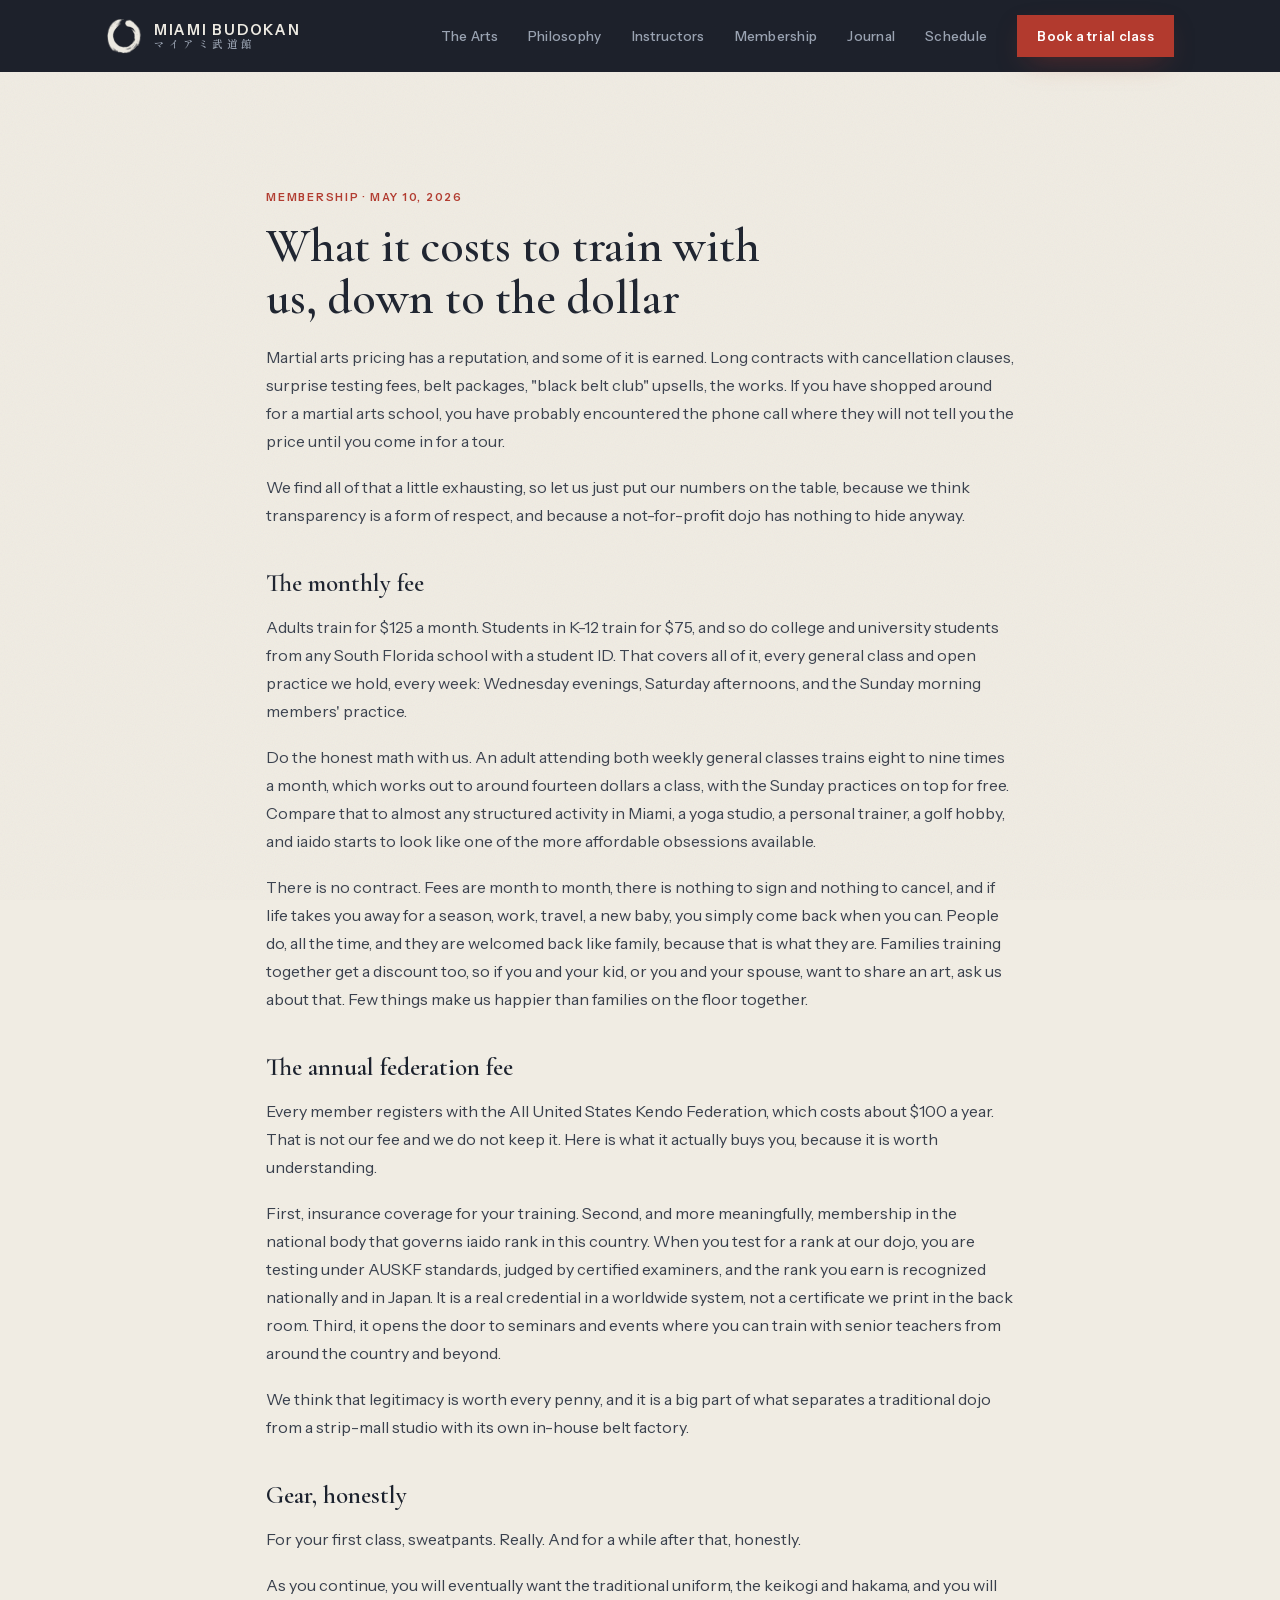
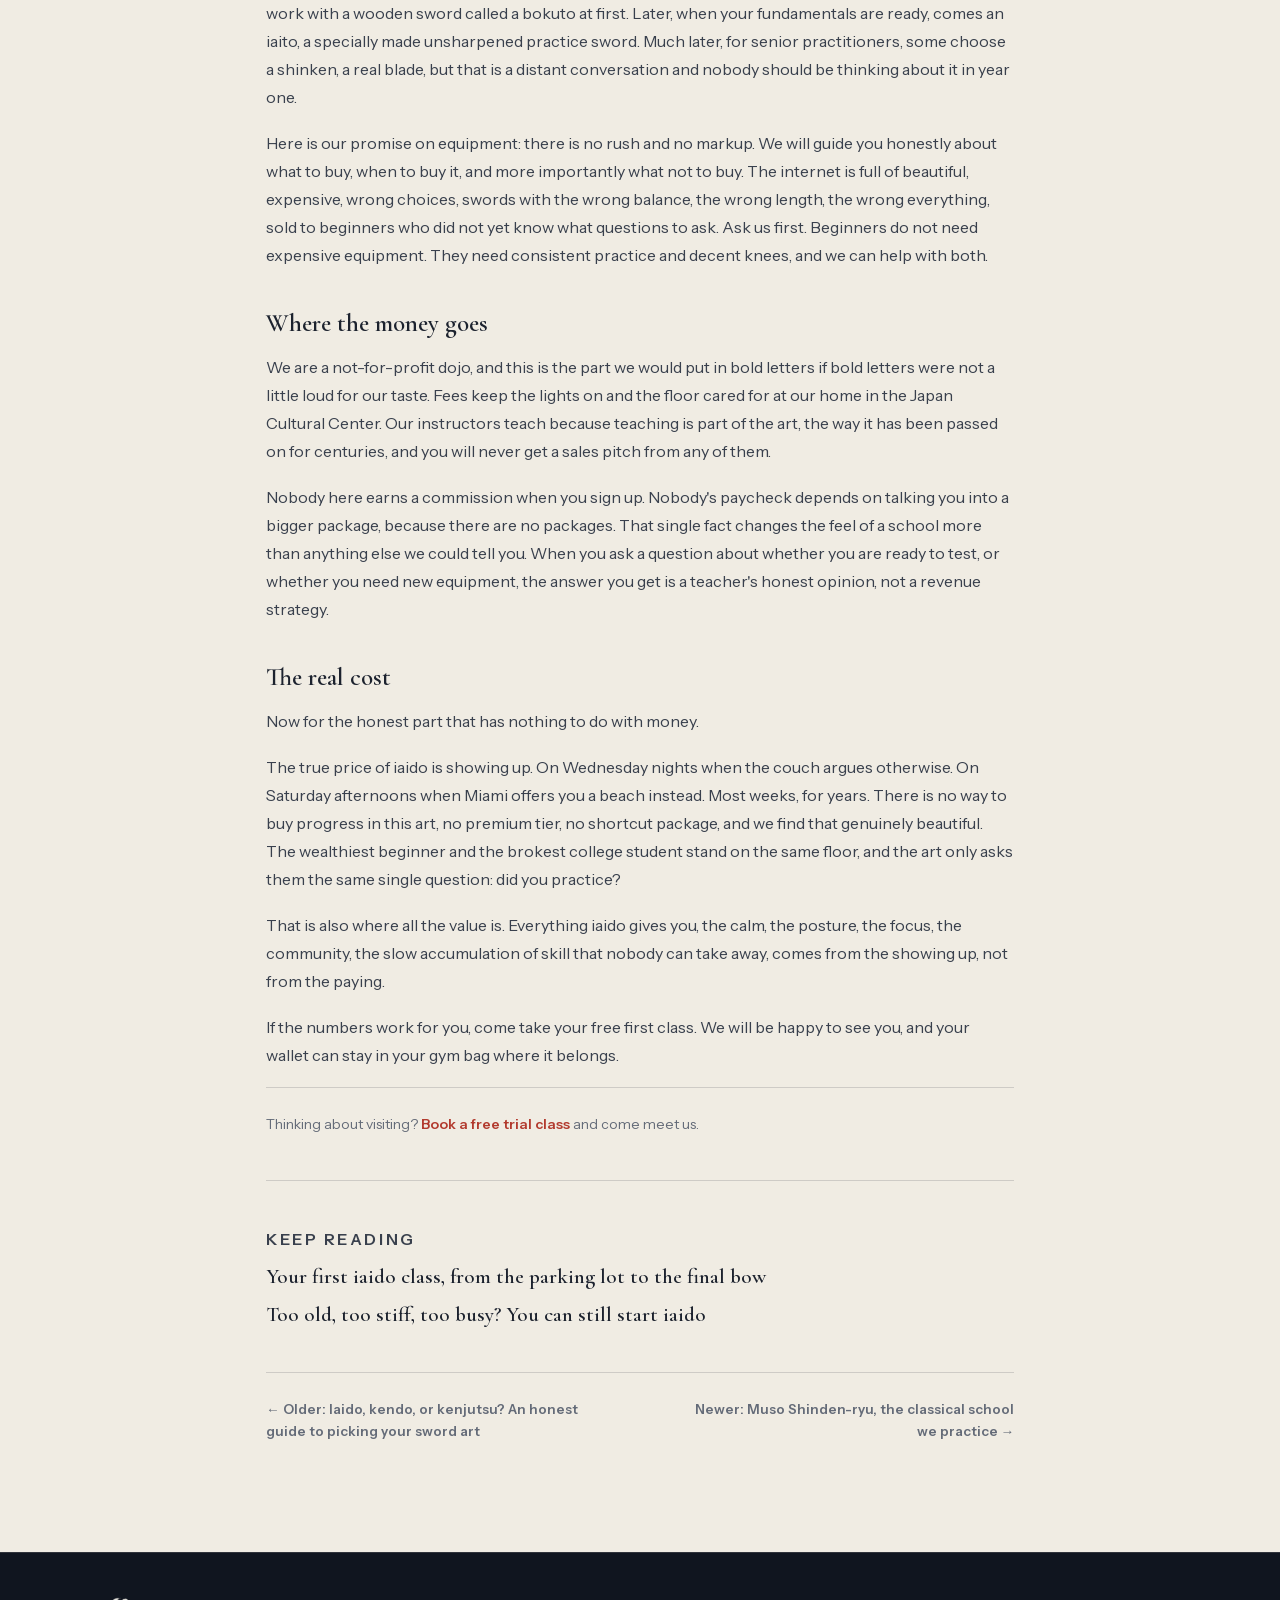
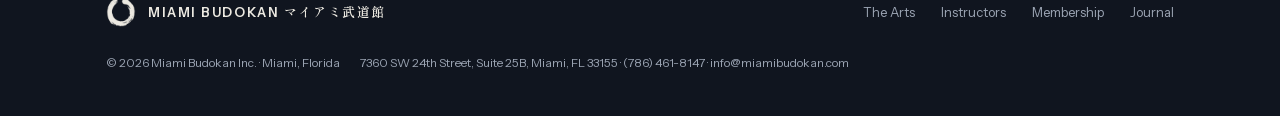
<file: blog/what-it-costs.html>
<!DOCTYPE html>
<html lang="en">
<head>
<meta charset="utf-8">
<meta name="viewport" content="width=device-width, initial-scale=1">
<meta name="color-scheme" content="light">
<title>What it costs to train with us, down to the dollar &middot; Miami Budokan Journal</title>
<meta name="description" content="Real numbers, no contracts, and no surprises later. How dojo fees work at a not-for-profit.">
<link rel="stylesheet" href="../assets/style.css">
<link rel="icon" type="image/png" href="../assets/img/enso.png">
<link rel="canonical" href="https://mattacevedo.github.io/miamibudokan/blog/what-it-costs.html">
<link rel="apple-touch-icon" href="../assets/img/apple-touch-icon.png">
<link rel="preload" as="font" type="font/woff2" href="../assets/fonts/cormorant.woff2" crossorigin>
<link rel="preload" as="font" type="font/woff2" href="../assets/fonts/instrument.woff2" crossorigin>
<meta property="og:locale" content="en_US">
<meta property="og:type" content="article">
<meta property="og:site_name" content="Miami Budokan">
<meta property="og:title" content="What it costs to train with us, down to the dollar">
<meta property="og:description" content="Real numbers, no contracts, and no surprises later. How dojo fees work at a not-for-profit.">
<meta property="og:url" content="https://mattacevedo.github.io/miamibudokan/blog/what-it-costs.html">
<meta property="og:image" content="https://mattacevedo.github.io/miamibudokan/assets/img/og.jpg">
<meta property="article:published_time" content="2026-05-10">
<meta name="twitter:card" content="summary_large_image">
<script type="application/ld+json">{"@context":"https://schema.org","@type":"BlogPosting","headline":"What it costs to train with us, down to the dollar","description":"Real numbers, no contracts, and no surprises later. How dojo fees work at a not-for-profit.","datePublished":"2026-05-10","author":{"@type":"Organization","name":"Miami Budokan"},"publisher":{"@type":"Organization","name":"Miami Budokan","url":"https://mattacevedo.github.io/miamibudokan/"},"mainEntityOfPage":"https://mattacevedo.github.io/miamibudokan/blog/what-it-costs.html","image":"https://mattacevedo.github.io/miamibudokan/assets/img/og.jpg"}</script>
<script type="application/ld+json">{"@context":"https://schema.org","@type":"BreadcrumbList","itemListElement":[{"@type":"ListItem","position":1,"name":"Miami Budokan","item":"https://mattacevedo.github.io/miamibudokan/"},{"@type":"ListItem","position":2,"name":"Journal","item":"https://mattacevedo.github.io/miamibudokan/#journal"},{"@type":"ListItem","position":3,"name":"What it costs to train with us, down to the dollar"}]}</script>
</head>
<body>
<a class="skip" href="#main">Skip to content</a>
<div class="grain" aria-hidden="true"></div>
<header class="nav" id="nav" data-solid>
  <div class="nav-inner">
    <a class="brand" href="../index.html" aria-label="Miami Budokan, home">
      <span class="enso-mark" aria-hidden="true"></span>
      <span class="brand-name"><b>MIAMI BUDOKAN</b><span lang="ja">マイアミ武道館</span></span>
    </a>
    <nav aria-label="Main">
      <ul class="nav-links" id="navLinks">
        <li><a href="../index.html#arts">The Arts</a></li>
        <li><a href="../index.html#philosophy">Philosophy</a></li>
        <li><a href="../index.html#instructors">Instructors</a></li>
        <li><a href="../index.html#membership">Membership</a></li>
        <li><a href="../index.html#journal">Journal</a></li>
        <li><a href="../index.html#schedule">Schedule</a></li>
        <li><a class="btn btn-shu" href="../index.html#contact">Book a trial class</a></li>
      </ul>
    </nav>
    <button class="menu-btn" id="menuBtn" aria-expanded="false" aria-controls="navLinks" aria-label="Menu">
      <svg class="icon-burger" viewBox="0 0 24 24" fill="none" stroke="currentColor" stroke-width="1.8" stroke-linecap="round"><path d="M3 7h18M3 12h18M3 17h12"/></svg>
      <svg class="icon-x" viewBox="0 0 24 24" fill="none" stroke="currentColor" stroke-width="1.8" stroke-linecap="round"><path d="M5 5l14 14M19 5L5 19"/></svg>
    </button>
  </div>
</header>
<main id="main">
  <article class="post-article">
    <div class="wrap-narrow" id="postBody">
      <p class="post-kicker">Membership &middot; May 10, 2026</p>
      <h1 class="post-title">What it costs to train with us, down to the dollar</h1>
      <p>Martial arts pricing has a reputation, and some of it is earned. Long contracts with cancellation clauses, surprise testing fees, belt packages, "black belt club" upsells, the works. If you have shopped around for a martial arts school, you have probably encountered the phone call where they will not tell you the price until you come in for a tour.</p>
  <p>We find all of that a little exhausting, so let us just put our numbers on the table, because we think transparency is a form of respect, and because a not-for-profit dojo has nothing to hide anyway.</p>
  <h3>The monthly fee</h3>
  <p>Adults train for $125 a month. Students in K-12 train for $75, and so do college and university students from any South Florida school with a student ID. That covers all of it, every general class and open practice we hold, every week: Wednesday evenings, Saturday afternoons, and the Sunday morning members' practice.</p>
  <p>Do the honest math with us. An adult attending both weekly general classes trains eight to nine times a month, which works out to around fourteen dollars a class, with the Sunday practices on top for free. Compare that to almost any structured activity in Miami, a yoga studio, a personal trainer, a golf hobby, and iaido starts to look like one of the more affordable obsessions available.</p>
  <p>There is no contract. Fees are month to month, there is nothing to sign and nothing to cancel, and if life takes you away for a season, work, travel, a new baby, you simply come back when you can. People do, all the time, and they are welcomed back like family, because that is what they are. Families training together get a discount too, so if you and your kid, or you and your spouse, want to share an art, ask us about that. Few things make us happier than families on the floor together.</p>
  <h3>The annual federation fee</h3>
  <p>Every member registers with the All United States Kendo Federation, which costs about $100 a year. That is not our fee and we do not keep it. Here is what it actually buys you, because it is worth understanding.</p>
  <p>First, insurance coverage for your training. Second, and more meaningfully, membership in the national body that governs iaido rank in this country. When you test for a rank at our dojo, you are testing under AUSKF standards, judged by certified examiners, and the rank you earn is recognized nationally and in Japan. It is a real credential in a worldwide system, not a certificate we print in the back room. Third, it opens the door to seminars and events where you can train with senior teachers from around the country and beyond.</p>
  <p>We think that legitimacy is worth every penny, and it is a big part of what separates a traditional dojo from a strip-mall studio with its own in-house belt factory.</p>
  <h3>Gear, honestly</h3>
  <p>For your first class, sweatpants. Really. And for a while after that, honestly.</p>
  <p>As you continue, you will eventually want the traditional uniform, the keikogi and hakama, and you will work with a wooden sword called a bokuto at first. Later, when your fundamentals are ready, comes an iaito, a specially made unsharpened practice sword. Much later, for senior practitioners, some choose a shinken, a real blade, but that is a distant conversation and nobody should be thinking about it in year one.</p>
  <p>Here is our promise on equipment: there is no rush and no markup. We will guide you honestly about what to buy, when to buy it, and more importantly what not to buy. The internet is full of beautiful, expensive, wrong choices, swords with the wrong balance, the wrong length, the wrong everything, sold to beginners who did not yet know what questions to ask. Ask us first. Beginners do not need expensive equipment. They need consistent practice and decent knees, and we can help with both.</p>
  <h3>Where the money goes</h3>
  <p>We are a not-for-profit dojo, and this is the part we would put in bold letters if bold letters were not a little loud for our taste. Fees keep the lights on and the floor cared for at our home in the Japan Cultural Center. Our instructors teach because teaching is part of the art, the way it has been passed on for centuries, and you will never get a sales pitch from any of them.</p>
  <p>Nobody here earns a commission when you sign up. Nobody's paycheck depends on talking you into a bigger package, because there are no packages. That single fact changes the feel of a school more than anything else we could tell you. When you ask a question about whether you are ready to test, or whether you need new equipment, the answer you get is a teacher's honest opinion, not a revenue strategy.</p>
  <h3>The real cost</h3>
  <p>Now for the honest part that has nothing to do with money.</p>
  <p>The true price of iaido is showing up. On Wednesday nights when the couch argues otherwise. On Saturday afternoons when Miami offers you a beach instead. Most weeks, for years. There is no way to buy progress in this art, no premium tier, no shortcut package, and we find that genuinely beautiful. The wealthiest beginner and the brokest college student stand on the same floor, and the art only asks them the same single question: did you practice?</p>
  <p>That is also where all the value is. Everything iaido gives you, the calm, the posture, the focus, the community, the slow accumulation of skill that nobody can take away, comes from the showing up, not from the paying.</p>
  <p>If the numbers work for you, come take your free first class. We will be happy to see you, and your wallet can stay in your gym bag where it belongs.</p>
      <p class="post-cta">Thinking about visiting? <a href="../index.html#contact">Book a free trial class</a> and come meet us.</p>
      <div class="post-related"><p class="pr-label">Keep reading</p><a href="your-first-class.html">Your first iaido class, from the parking lot to the final bow</a><a href="you-can-still-start.html">Too old, too stiff, too busy? You can still start iaido</a></div>
      <nav class="post-pn" aria-label="More posts"><a href="iaido-kendo-kenjutsu.html">&larr; Older: Iaido, kendo, or kenjutsu? An honest guide to picking your sword art</a><a class="pn-next" href="muso-shinden-ryu.html">Newer: Muso Shinden-ryu, the classical school we practice &rarr;</a></nav>
    </div>
  </article>
</main>
<footer>
  <div class="foot-inner">
    <div class="foot-brand">
      <span class="enso-mark" aria-hidden="true"></span>
      <b>MIAMI BUDOKAN <span lang="ja" style="font-family:var(--jp);font-weight:600">マイアミ武道館</span></b>
    </div>
    <ul class="foot-links">
      <li><a href="../index.html#arts">The Arts</a></li>
      <li><a href="../index.html#instructors">Instructors</a></li>
      <li><a href="../index.html#membership">Membership</a></li>
      <li><a href="../index.html#journal">Journal</a></li>
    </ul>
    <p class="foot-copy">
      <span>&copy; 2026 Miami Budokan Inc. &middot; Miami, Florida</span>
      <span>7360 SW 24th Street, Suite 25B, Miami, FL 33155 &middot; (786) 461-8147 &middot; info@miamibudokan.com</span>
    </p>
  </div>
</footer>
<script src="../assets/site.js"></script>
</body>
</html>
</file>
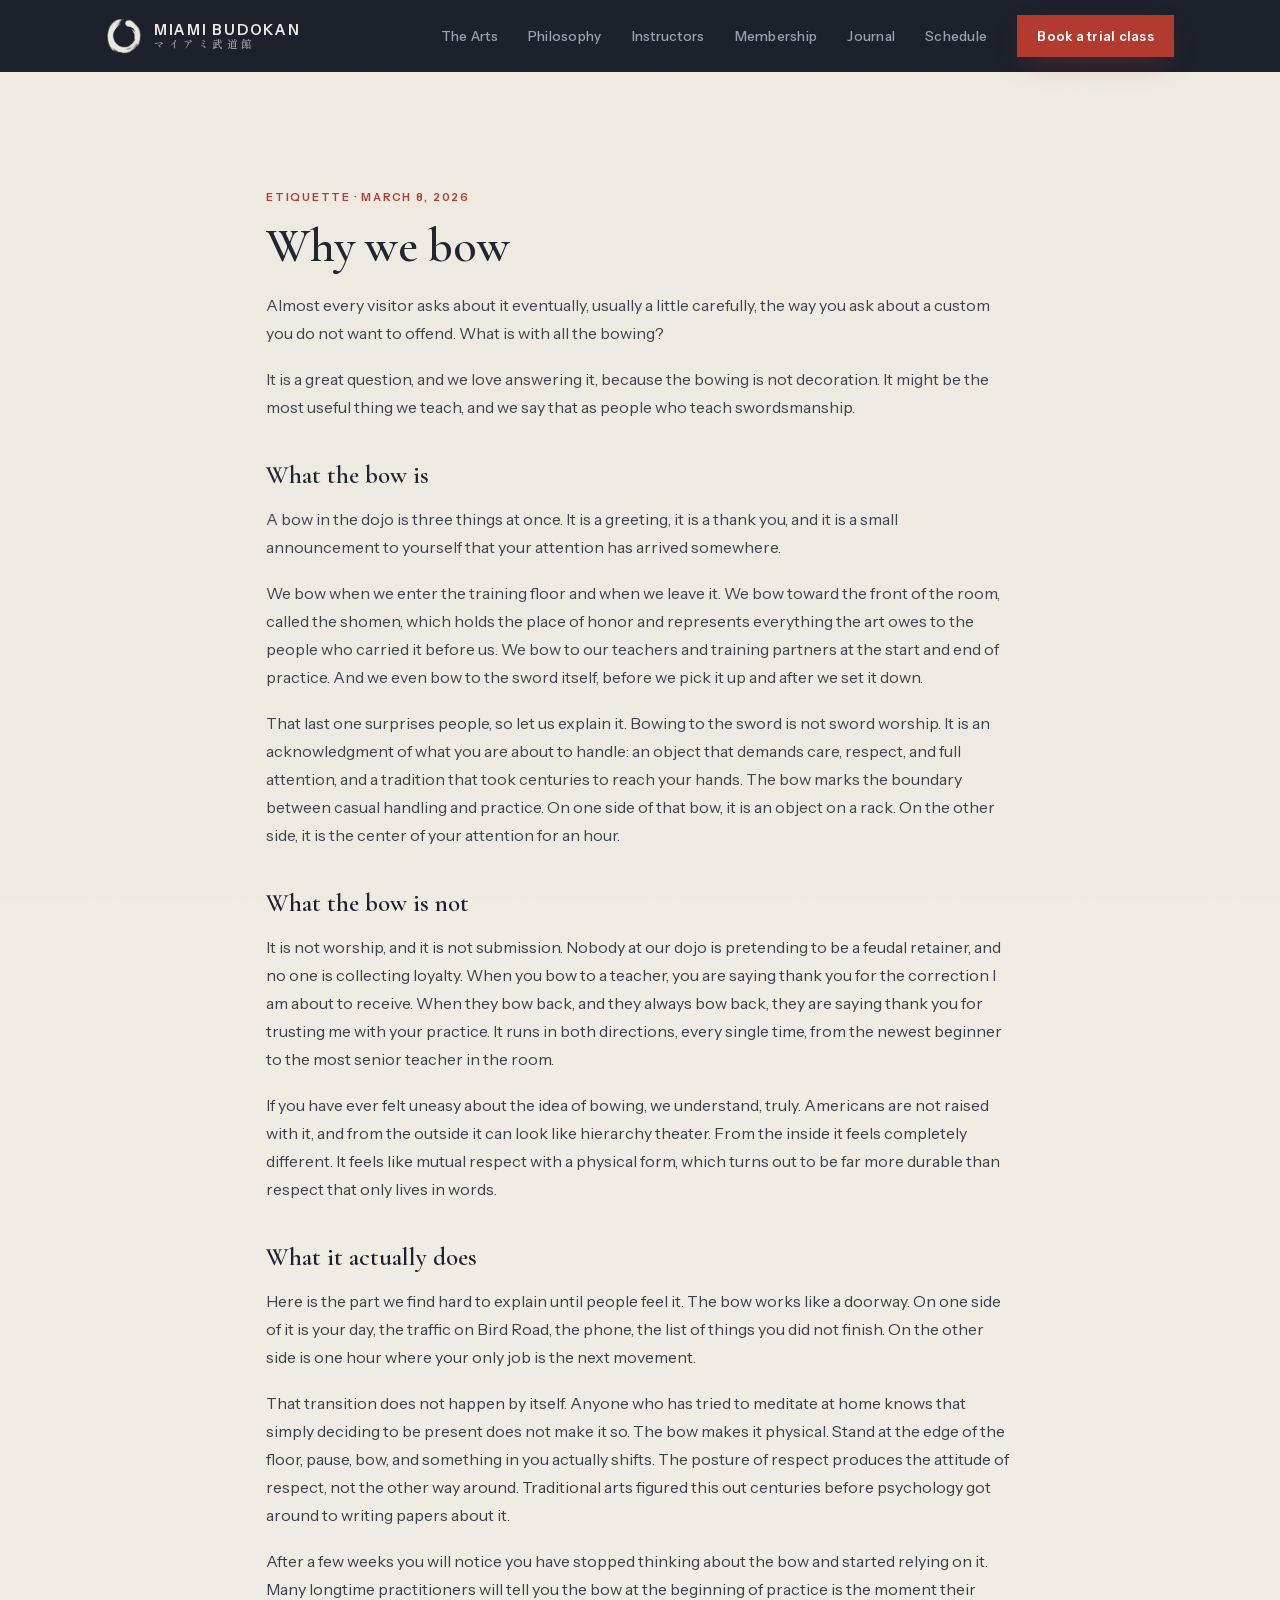
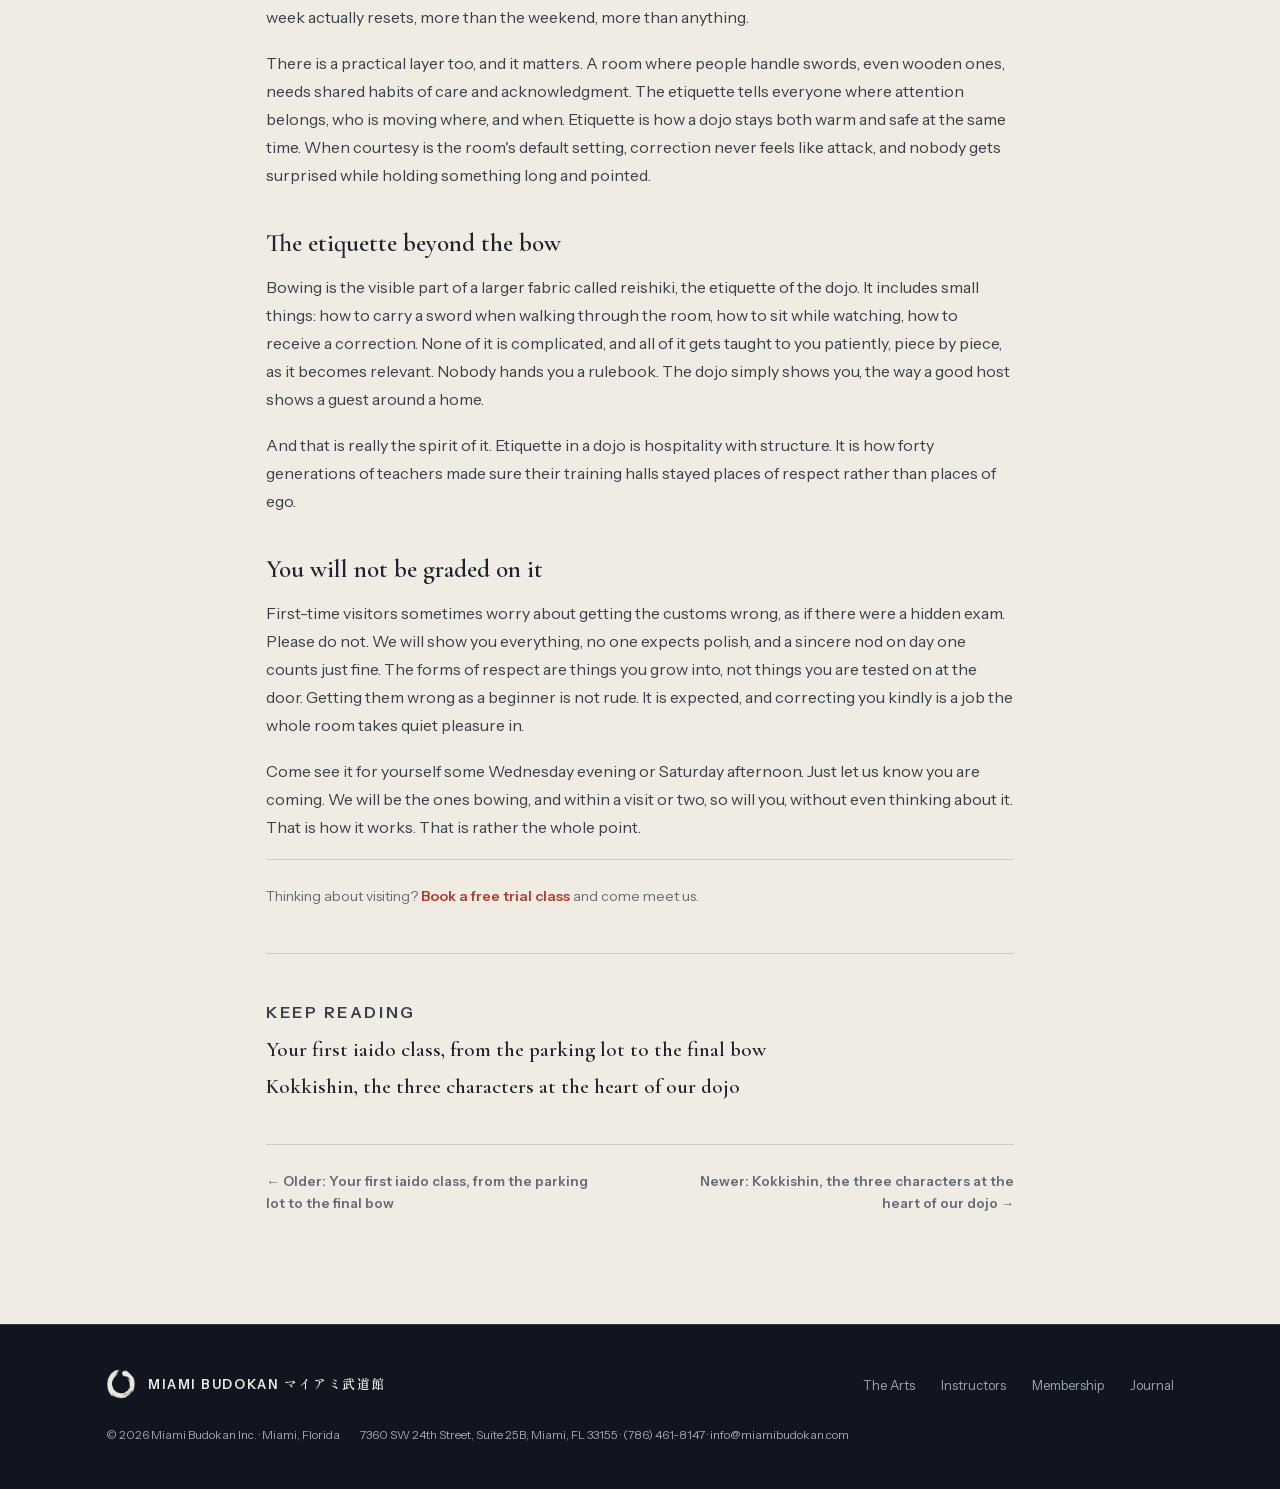
<file: blog/why-we-bow.html>
<!DOCTYPE html>
<html lang="en">
<head>
<meta charset="utf-8">
<meta name="viewport" content="width=device-width, initial-scale=1">
<meta name="color-scheme" content="light">
<title>Why we bow &middot; Miami Budokan Journal</title>
<meta name="description" content="Visitors always ask about the bowing. Here is what it means, what it does not mean, and why it might become your favorite part.">
<link rel="stylesheet" href="../assets/style.css">
<link rel="icon" type="image/png" href="../assets/img/enso.png">
<link rel="canonical" href="https://mattacevedo.github.io/miamibudokan/blog/why-we-bow.html">
<link rel="apple-touch-icon" href="../assets/img/apple-touch-icon.png">
<link rel="preload" as="font" type="font/woff2" href="../assets/fonts/cormorant.woff2" crossorigin>
<link rel="preload" as="font" type="font/woff2" href="../assets/fonts/instrument.woff2" crossorigin>
<meta property="og:locale" content="en_US">
<meta property="og:type" content="article">
<meta property="og:site_name" content="Miami Budokan">
<meta property="og:title" content="Why we bow">
<meta property="og:description" content="Visitors always ask about the bowing. Here is what it means, what it does not mean, and why it might become your favorite part.">
<meta property="og:url" content="https://mattacevedo.github.io/miamibudokan/blog/why-we-bow.html">
<meta property="og:image" content="https://mattacevedo.github.io/miamibudokan/assets/img/og.jpg">
<meta property="article:published_time" content="2026-03-08">
<meta name="twitter:card" content="summary_large_image">
<script type="application/ld+json">{"@context":"https://schema.org","@type":"BlogPosting","headline":"Why we bow","description":"Visitors always ask about the bowing. Here is what it means, what it does not mean, and why it might become your favorite part.","datePublished":"2026-03-08","author":{"@type":"Organization","name":"Miami Budokan"},"publisher":{"@type":"Organization","name":"Miami Budokan","url":"https://mattacevedo.github.io/miamibudokan/"},"mainEntityOfPage":"https://mattacevedo.github.io/miamibudokan/blog/why-we-bow.html","image":"https://mattacevedo.github.io/miamibudokan/assets/img/og.jpg"}</script>
<script type="application/ld+json">{"@context":"https://schema.org","@type":"BreadcrumbList","itemListElement":[{"@type":"ListItem","position":1,"name":"Miami Budokan","item":"https://mattacevedo.github.io/miamibudokan/"},{"@type":"ListItem","position":2,"name":"Journal","item":"https://mattacevedo.github.io/miamibudokan/#journal"},{"@type":"ListItem","position":3,"name":"Why we bow"}]}</script>
</head>
<body>
<a class="skip" href="#main">Skip to content</a>
<div class="grain" aria-hidden="true"></div>
<header class="nav" id="nav" data-solid>
  <div class="nav-inner">
    <a class="brand" href="../index.html" aria-label="Miami Budokan, home">
      <span class="enso-mark" aria-hidden="true"></span>
      <span class="brand-name"><b>MIAMI BUDOKAN</b><span lang="ja">マイアミ武道館</span></span>
    </a>
    <nav aria-label="Main">
      <ul class="nav-links" id="navLinks">
        <li><a href="../index.html#arts">The Arts</a></li>
        <li><a href="../index.html#philosophy">Philosophy</a></li>
        <li><a href="../index.html#instructors">Instructors</a></li>
        <li><a href="../index.html#membership">Membership</a></li>
        <li><a href="../index.html#journal">Journal</a></li>
        <li><a href="../index.html#schedule">Schedule</a></li>
        <li><a class="btn btn-shu" href="../index.html#contact">Book a trial class</a></li>
      </ul>
    </nav>
    <button class="menu-btn" id="menuBtn" aria-expanded="false" aria-controls="navLinks" aria-label="Menu">
      <svg class="icon-burger" viewBox="0 0 24 24" fill="none" stroke="currentColor" stroke-width="1.8" stroke-linecap="round"><path d="M3 7h18M3 12h18M3 17h12"/></svg>
      <svg class="icon-x" viewBox="0 0 24 24" fill="none" stroke="currentColor" stroke-width="1.8" stroke-linecap="round"><path d="M5 5l14 14M19 5L5 19"/></svg>
    </button>
  </div>
</header>
<main id="main">
  <article class="post-article">
    <div class="wrap-narrow" id="postBody">
      <p class="post-kicker">Etiquette &middot; March 8, 2026</p>
      <h1 class="post-title">Why we bow</h1>
      <p>Almost every visitor asks about it eventually, usually a little carefully, the way you ask about a custom you do not want to offend. What is with all the bowing?</p>
  <p>It is a great question, and we love answering it, because the bowing is not decoration. It might be the most useful thing we teach, and we say that as people who teach swordsmanship.</p>
  <h3>What the bow is</h3>
  <p>A bow in the dojo is three things at once. It is a greeting, it is a thank you, and it is a small announcement to yourself that your attention has arrived somewhere.</p>
  <p>We bow when we enter the training floor and when we leave it. We bow toward the front of the room, called the shomen, which holds the place of honor and represents everything the art owes to the people who carried it before us. We bow to our teachers and training partners at the start and end of practice. And we even bow to the sword itself, before we pick it up and after we set it down.</p>
  <p>That last one surprises people, so let us explain it. Bowing to the sword is not sword worship. It is an acknowledgment of what you are about to handle: an object that demands care, respect, and full attention, and a tradition that took centuries to reach your hands. The bow marks the boundary between casual handling and practice. On one side of that bow, it is an object on a rack. On the other side, it is the center of your attention for an hour.</p>
  <h3>What the bow is not</h3>
  <p>It is not worship, and it is not submission. Nobody at our dojo is pretending to be a feudal retainer, and no one is collecting loyalty. When you bow to a teacher, you are saying thank you for the correction I am about to receive. When they bow back, and they always bow back, they are saying thank you for trusting me with your practice. It runs in both directions, every single time, from the newest beginner to the most senior teacher in the room.</p>
  <p>If you have ever felt uneasy about the idea of bowing, we understand, truly. Americans are not raised with it, and from the outside it can look like hierarchy theater. From the inside it feels completely different. It feels like mutual respect with a physical form, which turns out to be far more durable than respect that only lives in words.</p>
  <h3>What it actually does</h3>
  <p>Here is the part we find hard to explain until people feel it. The bow works like a doorway. On one side of it is your day, the traffic on Bird Road, the phone, the list of things you did not finish. On the other side is one hour where your only job is the next movement.</p>
  <p>That transition does not happen by itself. Anyone who has tried to meditate at home knows that simply deciding to be present does not make it so. The bow makes it physical. Stand at the edge of the floor, pause, bow, and something in you actually shifts. The posture of respect produces the attitude of respect, not the other way around. Traditional arts figured this out centuries before psychology got around to writing papers about it.</p>
  <p>After a few weeks you will notice you have stopped thinking about the bow and started relying on it. Many longtime practitioners will tell you the bow at the beginning of practice is the moment their week actually resets, more than the weekend, more than anything.</p>
  <p>There is a practical layer too, and it matters. A room where people handle swords, even wooden ones, needs shared habits of care and acknowledgment. The etiquette tells everyone where attention belongs, who is moving where, and when. Etiquette is how a dojo stays both warm and safe at the same time. When courtesy is the room's default setting, correction never feels like attack, and nobody gets surprised while holding something long and pointed.</p>
  <h3>The etiquette beyond the bow</h3>
  <p>Bowing is the visible part of a larger fabric called reishiki, the etiquette of the dojo. It includes small things: how to carry a sword when walking through the room, how to sit while watching, how to receive a correction. None of it is complicated, and all of it gets taught to you patiently, piece by piece, as it becomes relevant. Nobody hands you a rulebook. The dojo simply shows you, the way a good host shows a guest around a home.</p>
  <p>And that is really the spirit of it. Etiquette in a dojo is hospitality with structure. It is how forty generations of teachers made sure their training halls stayed places of respect rather than places of ego.</p>
  <h3>You will not be graded on it</h3>
  <p>First-time visitors sometimes worry about getting the customs wrong, as if there were a hidden exam. Please do not. We will show you everything, no one expects polish, and a sincere nod on day one counts just fine. The forms of respect are things you grow into, not things you are tested on at the door. Getting them wrong as a beginner is not rude. It is expected, and correcting you kindly is a job the whole room takes quiet pleasure in.</p>
  <p>Come see it for yourself some Wednesday evening or Saturday afternoon. Just let us know you are coming. We will be the ones bowing, and within a visit or two, so will you, without even thinking about it. That is how it works. That is rather the whole point.</p>
      <p class="post-cta">Thinking about visiting? <a href="../index.html#contact">Book a free trial class</a> and come meet us.</p>
      <div class="post-related"><p class="pr-label">Keep reading</p><a href="your-first-class.html">Your first iaido class, from the parking lot to the final bow</a><a href="kokkishin.html">Kokkishin, the three characters at the heart of our dojo</a></div>
      <nav class="post-pn" aria-label="More posts"><a href="your-first-class.html">&larr; Older: Your first iaido class, from the parking lot to the final bow</a><a class="pn-next" href="kokkishin.html">Newer: Kokkishin, the three characters at the heart of our dojo &rarr;</a></nav>
    </div>
  </article>
</main>
<footer>
  <div class="foot-inner">
    <div class="foot-brand">
      <span class="enso-mark" aria-hidden="true"></span>
      <b>MIAMI BUDOKAN <span lang="ja" style="font-family:var(--jp);font-weight:600">マイアミ武道館</span></b>
    </div>
    <ul class="foot-links">
      <li><a href="../index.html#arts">The Arts</a></li>
      <li><a href="../index.html#instructors">Instructors</a></li>
      <li><a href="../index.html#membership">Membership</a></li>
      <li><a href="../index.html#journal">Journal</a></li>
    </ul>
    <p class="foot-copy">
      <span>&copy; 2026 Miami Budokan Inc. &middot; Miami, Florida</span>
      <span>7360 SW 24th Street, Suite 25B, Miami, FL 33155 &middot; (786) 461-8147 &middot; info@miamibudokan.com</span>
    </p>
  </div>
</footer>
<script src="../assets/site.js"></script>
</body>
</html>
</file>
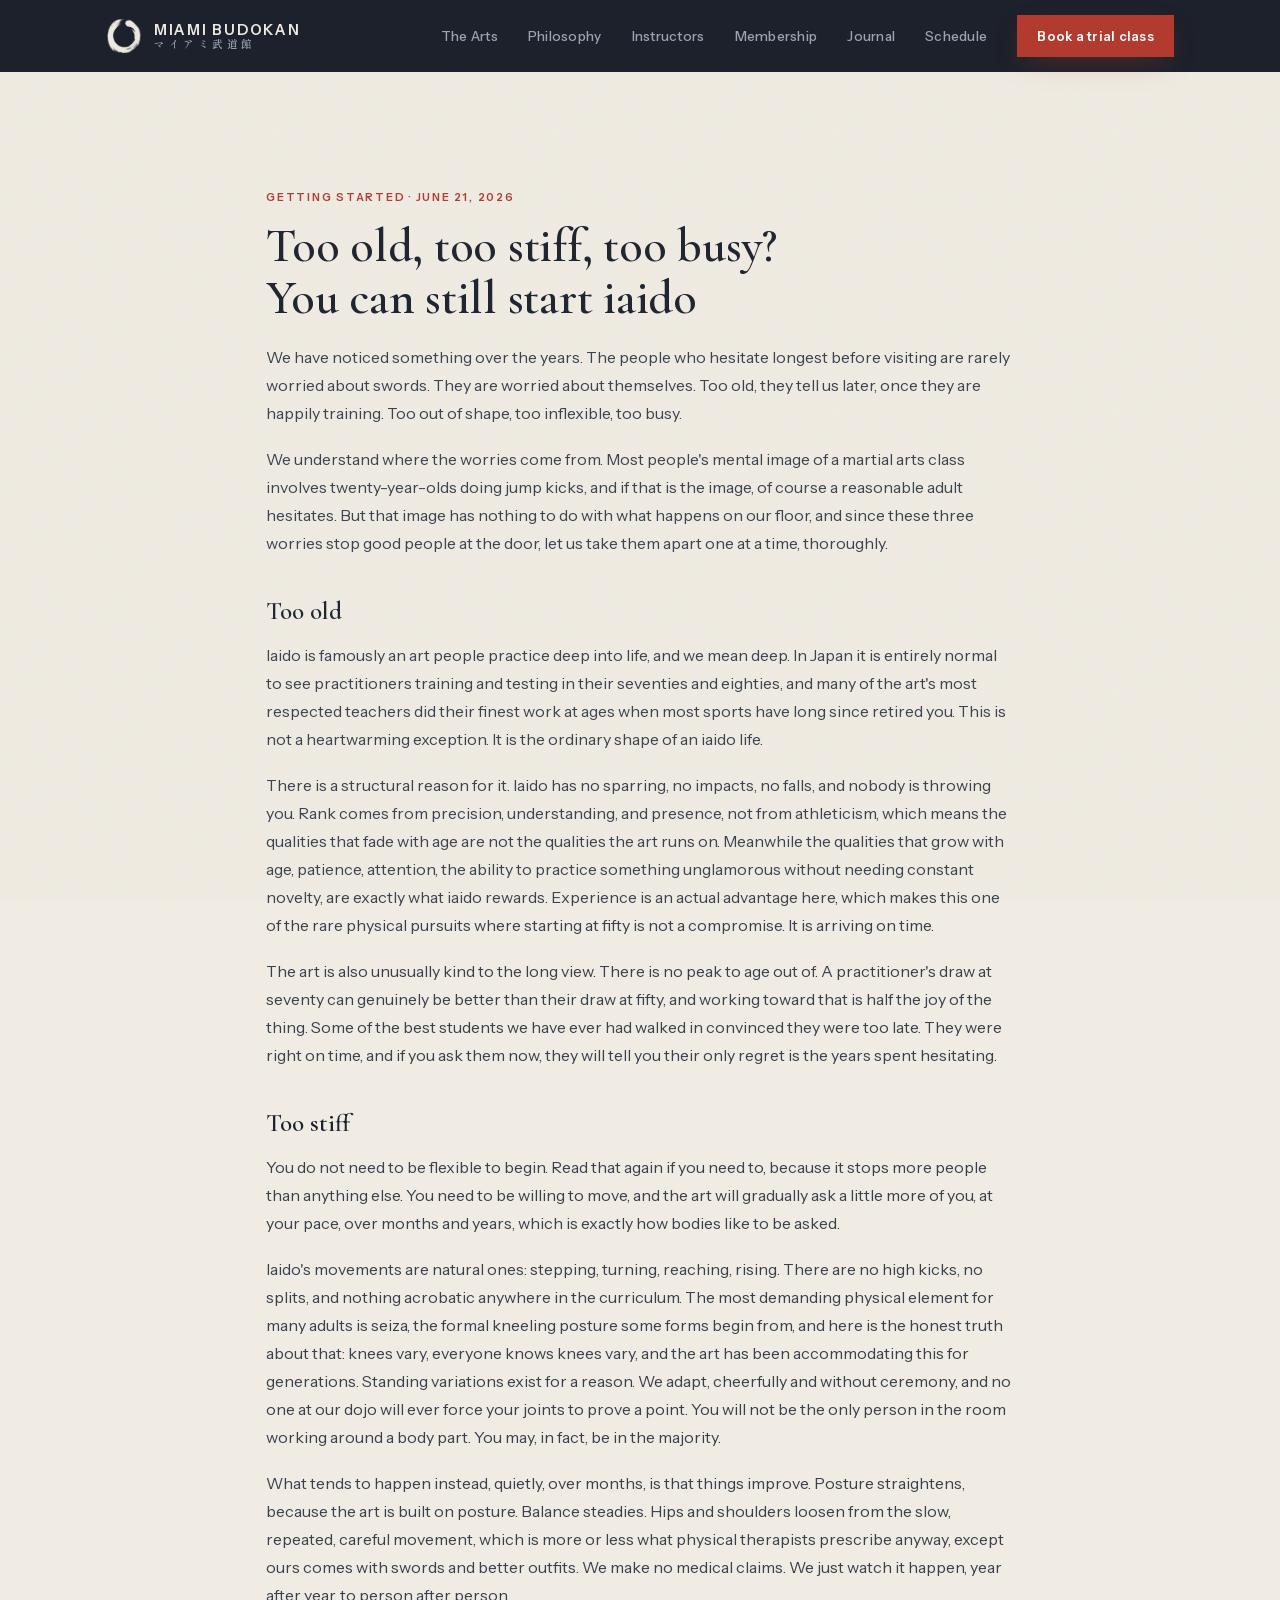
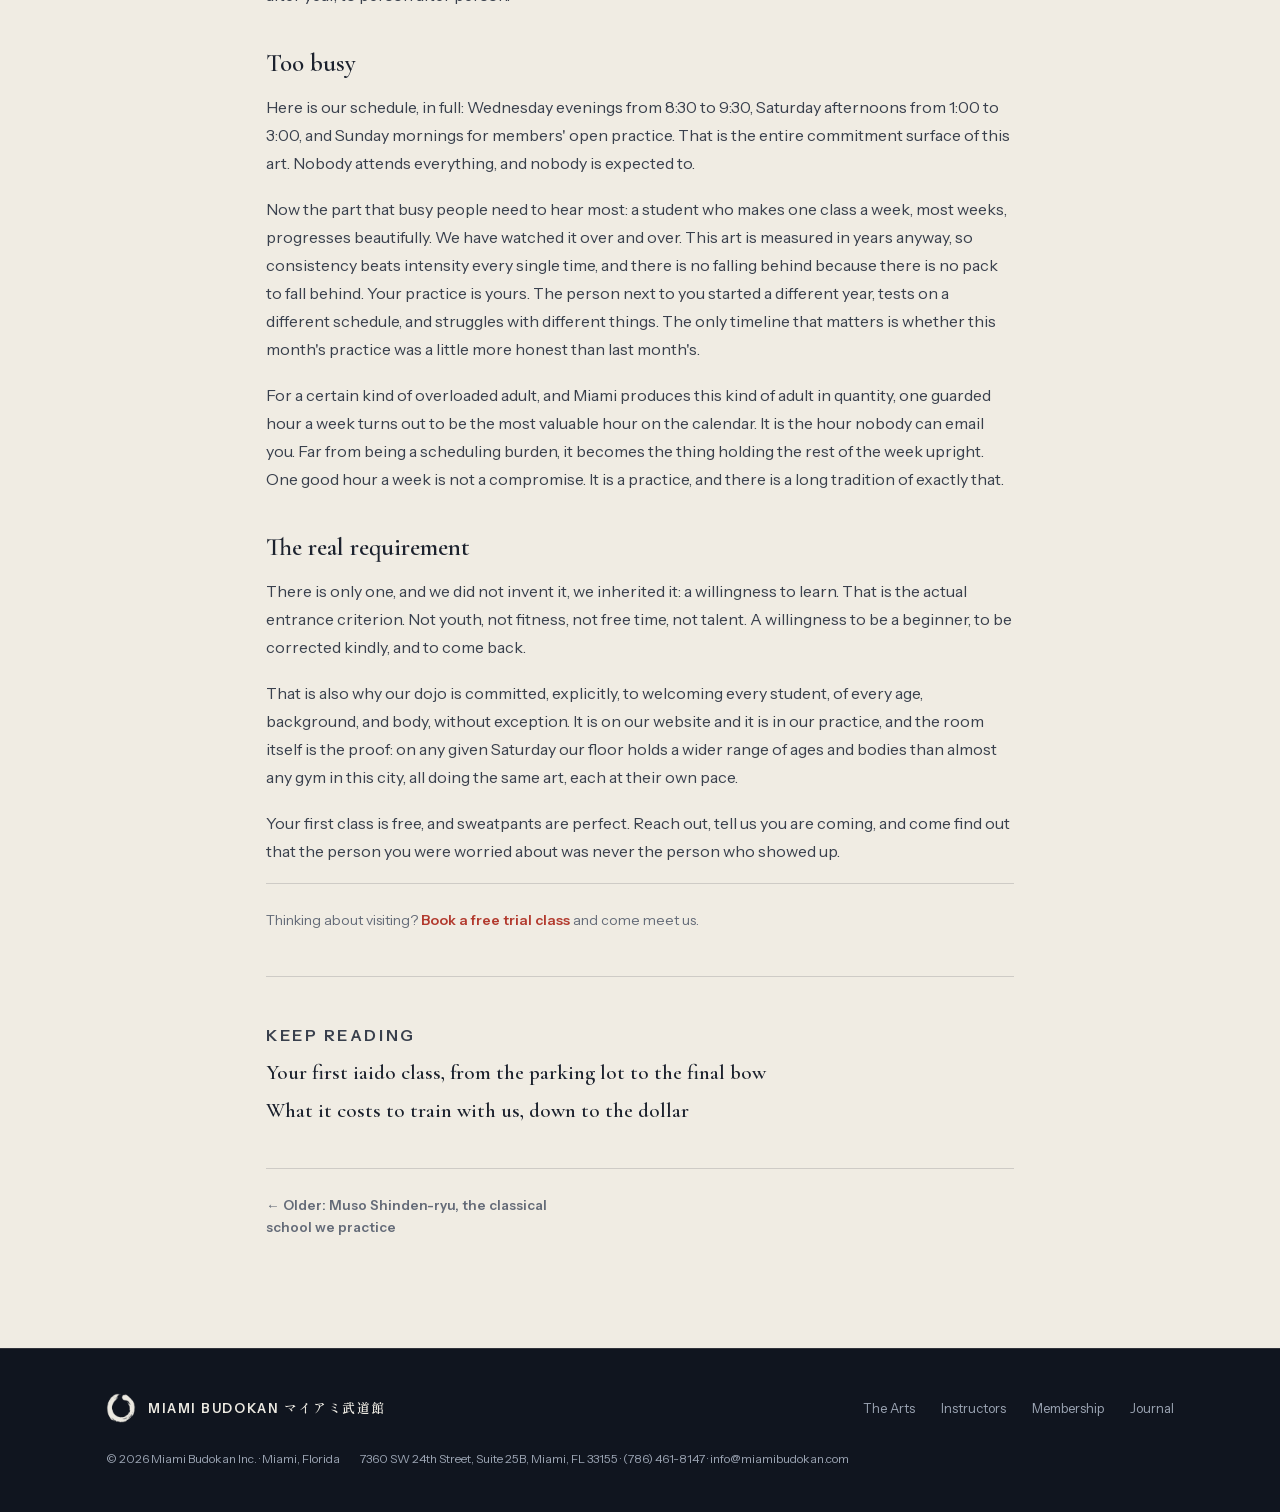
<file: blog/you-can-still-start.html>
<!DOCTYPE html>
<html lang="en">
<head>
<meta charset="utf-8">
<meta name="viewport" content="width=device-width, initial-scale=1">
<meta name="color-scheme" content="light">
<title>Too old, too stiff, too busy? You can still start iaido &middot; Miami Budokan Journal</title>
<meta name="description" content="The three worries we hear most from people who almost do not walk in, and why none of them holds up.">
<link rel="stylesheet" href="../assets/style.css">
<link rel="icon" type="image/png" href="../assets/img/enso.png">
<link rel="canonical" href="https://mattacevedo.github.io/miamibudokan/blog/you-can-still-start.html">
<link rel="apple-touch-icon" href="../assets/img/apple-touch-icon.png">
<link rel="preload" as="font" type="font/woff2" href="../assets/fonts/cormorant.woff2" crossorigin>
<link rel="preload" as="font" type="font/woff2" href="../assets/fonts/instrument.woff2" crossorigin>
<meta property="og:locale" content="en_US">
<meta property="og:type" content="article">
<meta property="og:site_name" content="Miami Budokan">
<meta property="og:title" content="Too old, too stiff, too busy? You can still start iaido">
<meta property="og:description" content="The three worries we hear most from people who almost do not walk in, and why none of them holds up.">
<meta property="og:url" content="https://mattacevedo.github.io/miamibudokan/blog/you-can-still-start.html">
<meta property="og:image" content="https://mattacevedo.github.io/miamibudokan/assets/img/og.jpg">
<meta property="article:published_time" content="2026-06-21">
<meta name="twitter:card" content="summary_large_image">
<script type="application/ld+json">{"@context":"https://schema.org","@type":"BlogPosting","headline":"Too old, too stiff, too busy? You can still start iaido","description":"The three worries we hear most from people who almost do not walk in, and why none of them holds up.","datePublished":"2026-06-21","author":{"@type":"Organization","name":"Miami Budokan"},"publisher":{"@type":"Organization","name":"Miami Budokan","url":"https://mattacevedo.github.io/miamibudokan/"},"mainEntityOfPage":"https://mattacevedo.github.io/miamibudokan/blog/you-can-still-start.html","image":"https://mattacevedo.github.io/miamibudokan/assets/img/og.jpg"}</script>
<script type="application/ld+json">{"@context":"https://schema.org","@type":"BreadcrumbList","itemListElement":[{"@type":"ListItem","position":1,"name":"Miami Budokan","item":"https://mattacevedo.github.io/miamibudokan/"},{"@type":"ListItem","position":2,"name":"Journal","item":"https://mattacevedo.github.io/miamibudokan/#journal"},{"@type":"ListItem","position":3,"name":"Too old, too stiff, too busy? You can still start iaido"}]}</script>
</head>
<body>
<a class="skip" href="#main">Skip to content</a>
<div class="grain" aria-hidden="true"></div>
<header class="nav" id="nav" data-solid>
  <div class="nav-inner">
    <a class="brand" href="../index.html" aria-label="Miami Budokan, home">
      <span class="enso-mark" aria-hidden="true"></span>
      <span class="brand-name"><b>MIAMI BUDOKAN</b><span lang="ja">マイアミ武道館</span></span>
    </a>
    <nav aria-label="Main">
      <ul class="nav-links" id="navLinks">
        <li><a href="../index.html#arts">The Arts</a></li>
        <li><a href="../index.html#philosophy">Philosophy</a></li>
        <li><a href="../index.html#instructors">Instructors</a></li>
        <li><a href="../index.html#membership">Membership</a></li>
        <li><a href="../index.html#journal">Journal</a></li>
        <li><a href="../index.html#schedule">Schedule</a></li>
        <li><a class="btn btn-shu" href="../index.html#contact">Book a trial class</a></li>
      </ul>
    </nav>
    <button class="menu-btn" id="menuBtn" aria-expanded="false" aria-controls="navLinks" aria-label="Menu">
      <svg class="icon-burger" viewBox="0 0 24 24" fill="none" stroke="currentColor" stroke-width="1.8" stroke-linecap="round"><path d="M3 7h18M3 12h18M3 17h12"/></svg>
      <svg class="icon-x" viewBox="0 0 24 24" fill="none" stroke="currentColor" stroke-width="1.8" stroke-linecap="round"><path d="M5 5l14 14M19 5L5 19"/></svg>
    </button>
  </div>
</header>
<main id="main">
  <article class="post-article">
    <div class="wrap-narrow" id="postBody">
      <p class="post-kicker">Getting started &middot; June 21, 2026</p>
      <h1 class="post-title">Too old, too stiff, too busy? You can still start iaido</h1>
      <p>We have noticed something over the years. The people who hesitate longest before visiting are rarely worried about swords. They are worried about themselves. Too old, they tell us later, once they are happily training. Too out of shape, too inflexible, too busy.</p>
  <p>We understand where the worries come from. Most people's mental image of a martial arts class involves twenty-year-olds doing jump kicks, and if that is the image, of course a reasonable adult hesitates. But that image has nothing to do with what happens on our floor, and since these three worries stop good people at the door, let us take them apart one at a time, thoroughly.</p>
  <h3>Too old</h3>
  <p>Iaido is famously an art people practice deep into life, and we mean deep. In Japan it is entirely normal to see practitioners training and testing in their seventies and eighties, and many of the art's most respected teachers did their finest work at ages when most sports have long since retired you. This is not a heartwarming exception. It is the ordinary shape of an iaido life.</p>
  <p>There is a structural reason for it. Iaido has no sparring, no impacts, no falls, and nobody is throwing you. Rank comes from precision, understanding, and presence, not from athleticism, which means the qualities that fade with age are not the qualities the art runs on. Meanwhile the qualities that grow with age, patience, attention, the ability to practice something unglamorous without needing constant novelty, are exactly what iaido rewards. Experience is an actual advantage here, which makes this one of the rare physical pursuits where starting at fifty is not a compromise. It is arriving on time.</p>
  <p>The art is also unusually kind to the long view. There is no peak to age out of. A practitioner's draw at seventy can genuinely be better than their draw at fifty, and working toward that is half the joy of the thing. Some of the best students we have ever had walked in convinced they were too late. They were right on time, and if you ask them now, they will tell you their only regret is the years spent hesitating.</p>
  <h3>Too stiff</h3>
  <p>You do not need to be flexible to begin. Read that again if you need to, because it stops more people than anything else. You need to be willing to move, and the art will gradually ask a little more of you, at your pace, over months and years, which is exactly how bodies like to be asked.</p>
  <p>Iaido's movements are natural ones: stepping, turning, reaching, rising. There are no high kicks, no splits, and nothing acrobatic anywhere in the curriculum. The most demanding physical element for many adults is seiza, the formal kneeling posture some forms begin from, and here is the honest truth about that: knees vary, everyone knows knees vary, and the art has been accommodating this for generations. Standing variations exist for a reason. We adapt, cheerfully and without ceremony, and no one at our dojo will ever force your joints to prove a point. You will not be the only person in the room working around a body part. You may, in fact, be in the majority.</p>
  <p>What tends to happen instead, quietly, over months, is that things improve. Posture straightens, because the art is built on posture. Balance steadies. Hips and shoulders loosen from the slow, repeated, careful movement, which is more or less what physical therapists prescribe anyway, except ours comes with swords and better outfits. We make no medical claims. We just watch it happen, year after year, to person after person.</p>
  <h3>Too busy</h3>
  <p>Here is our schedule, in full: Wednesday evenings from 8:30 to 9:30, Saturday afternoons from 1:00 to 3:00, and Sunday mornings for members' open practice. That is the entire commitment surface of this art. Nobody attends everything, and nobody is expected to.</p>
  <p>Now the part that busy people need to hear most: a student who makes one class a week, most weeks, progresses beautifully. We have watched it over and over. This art is measured in years anyway, so consistency beats intensity every single time, and there is no falling behind because there is no pack to fall behind. Your practice is yours. The person next to you started a different year, tests on a different schedule, and struggles with different things. The only timeline that matters is whether this month's practice was a little more honest than last month's.</p>
  <p>For a certain kind of overloaded adult, and Miami produces this kind of adult in quantity, one guarded hour a week turns out to be the most valuable hour on the calendar. It is the hour nobody can email you. Far from being a scheduling burden, it becomes the thing holding the rest of the week upright. One good hour a week is not a compromise. It is a practice, and there is a long tradition of exactly that.</p>
  <h3>The real requirement</h3>
  <p>There is only one, and we did not invent it, we inherited it: a willingness to learn. That is the actual entrance criterion. Not youth, not fitness, not free time, not talent. A willingness to be a beginner, to be corrected kindly, and to come back.</p>
  <p>That is also why our dojo is committed, explicitly, to welcoming every student, of every age, background, and body, without exception. It is on our website and it is in our practice, and the room itself is the proof: on any given Saturday our floor holds a wider range of ages and bodies than almost any gym in this city, all doing the same art, each at their own pace.</p>
  <p>Your first class is free, and sweatpants are perfect. Reach out, tell us you are coming, and come find out that the person you were worried about was never the person who showed up.</p>
      <p class="post-cta">Thinking about visiting? <a href="../index.html#contact">Book a free trial class</a> and come meet us.</p>
      <div class="post-related"><p class="pr-label">Keep reading</p><a href="your-first-class.html">Your first iaido class, from the parking lot to the final bow</a><a href="what-it-costs.html">What it costs to train with us, down to the dollar</a></div>
      <nav class="post-pn" aria-label="More posts"><a href="muso-shinden-ryu.html">&larr; Older: Muso Shinden-ryu, the classical school we practice</a></nav>
    </div>
  </article>
</main>
<footer>
  <div class="foot-inner">
    <div class="foot-brand">
      <span class="enso-mark" aria-hidden="true"></span>
      <b>MIAMI BUDOKAN <span lang="ja" style="font-family:var(--jp);font-weight:600">マイアミ武道館</span></b>
    </div>
    <ul class="foot-links">
      <li><a href="../index.html#arts">The Arts</a></li>
      <li><a href="../index.html#instructors">Instructors</a></li>
      <li><a href="../index.html#membership">Membership</a></li>
      <li><a href="../index.html#journal">Journal</a></li>
    </ul>
    <p class="foot-copy">
      <span>&copy; 2026 Miami Budokan Inc. &middot; Miami, Florida</span>
      <span>7360 SW 24th Street, Suite 25B, Miami, FL 33155 &middot; (786) 461-8147 &middot; info@miamibudokan.com</span>
    </p>
  </div>
</footer>
<script src="../assets/site.js"></script>
</body>
</html>
</file>
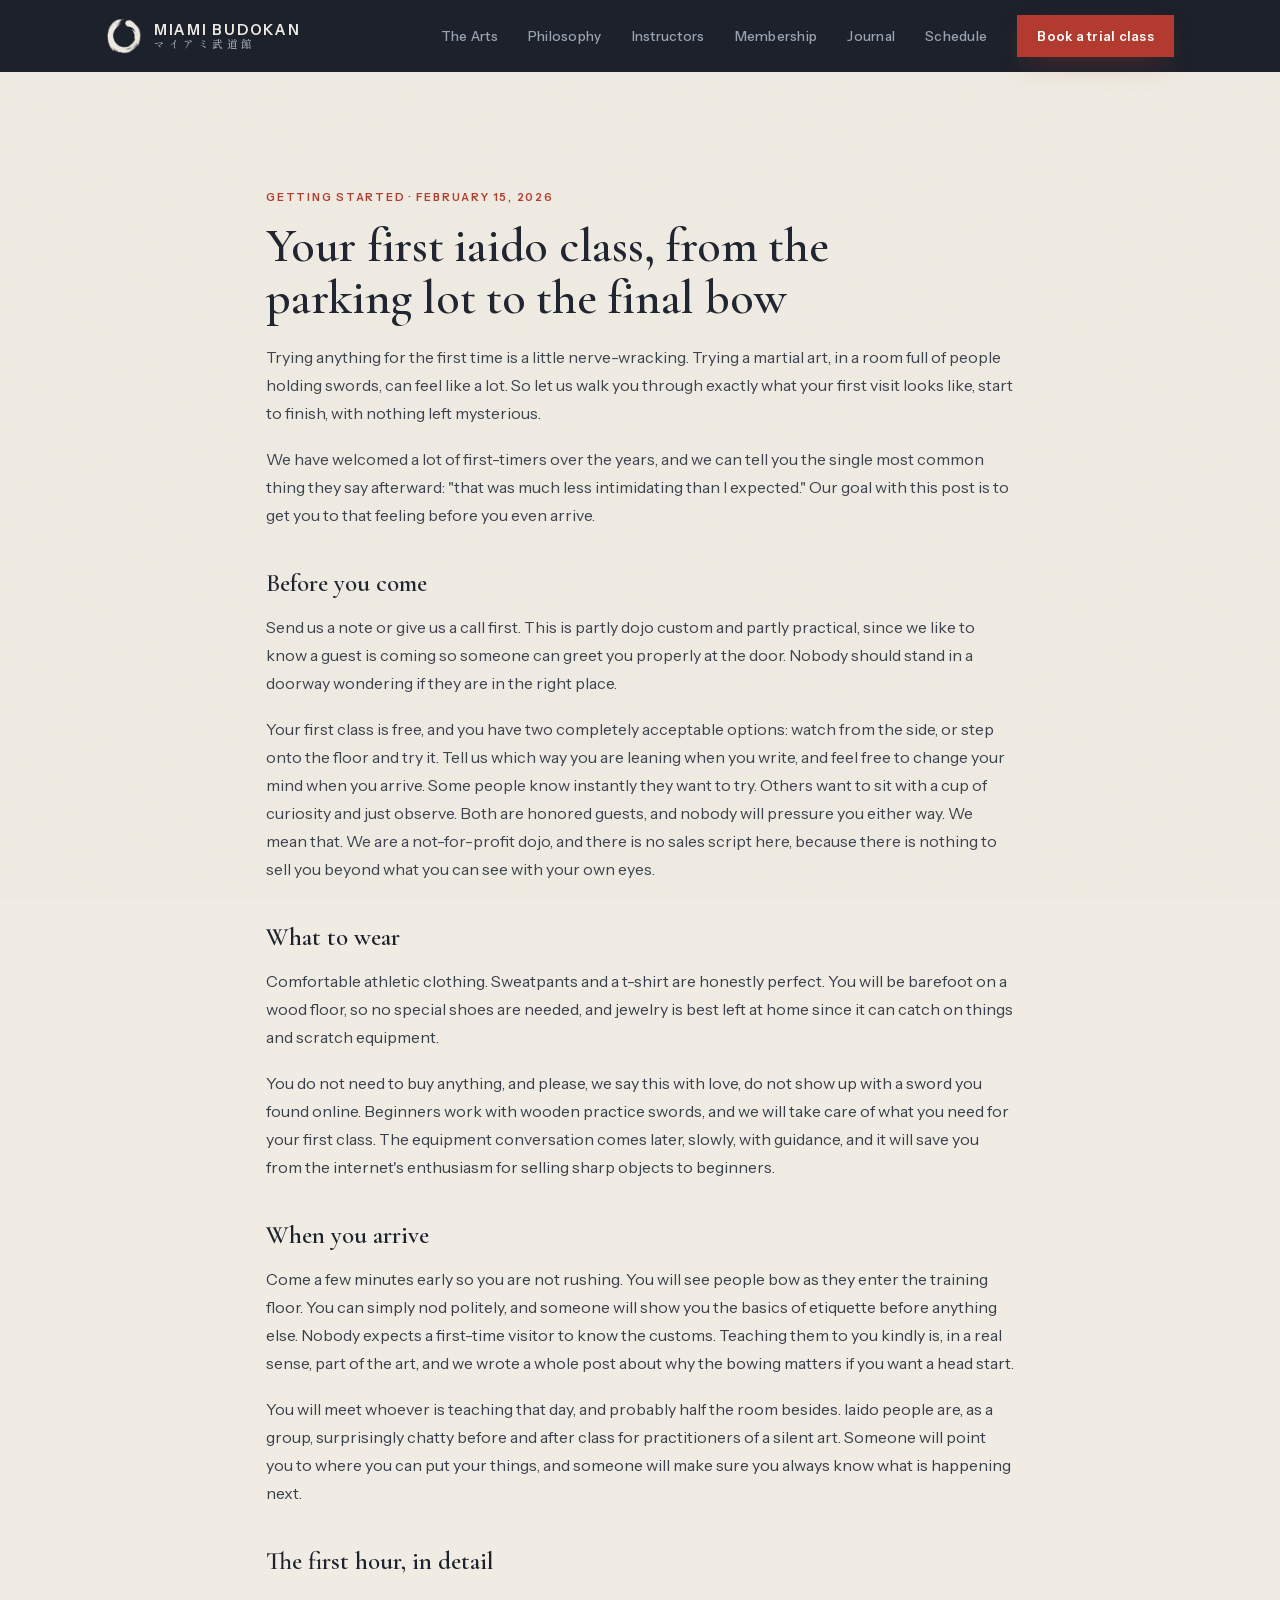
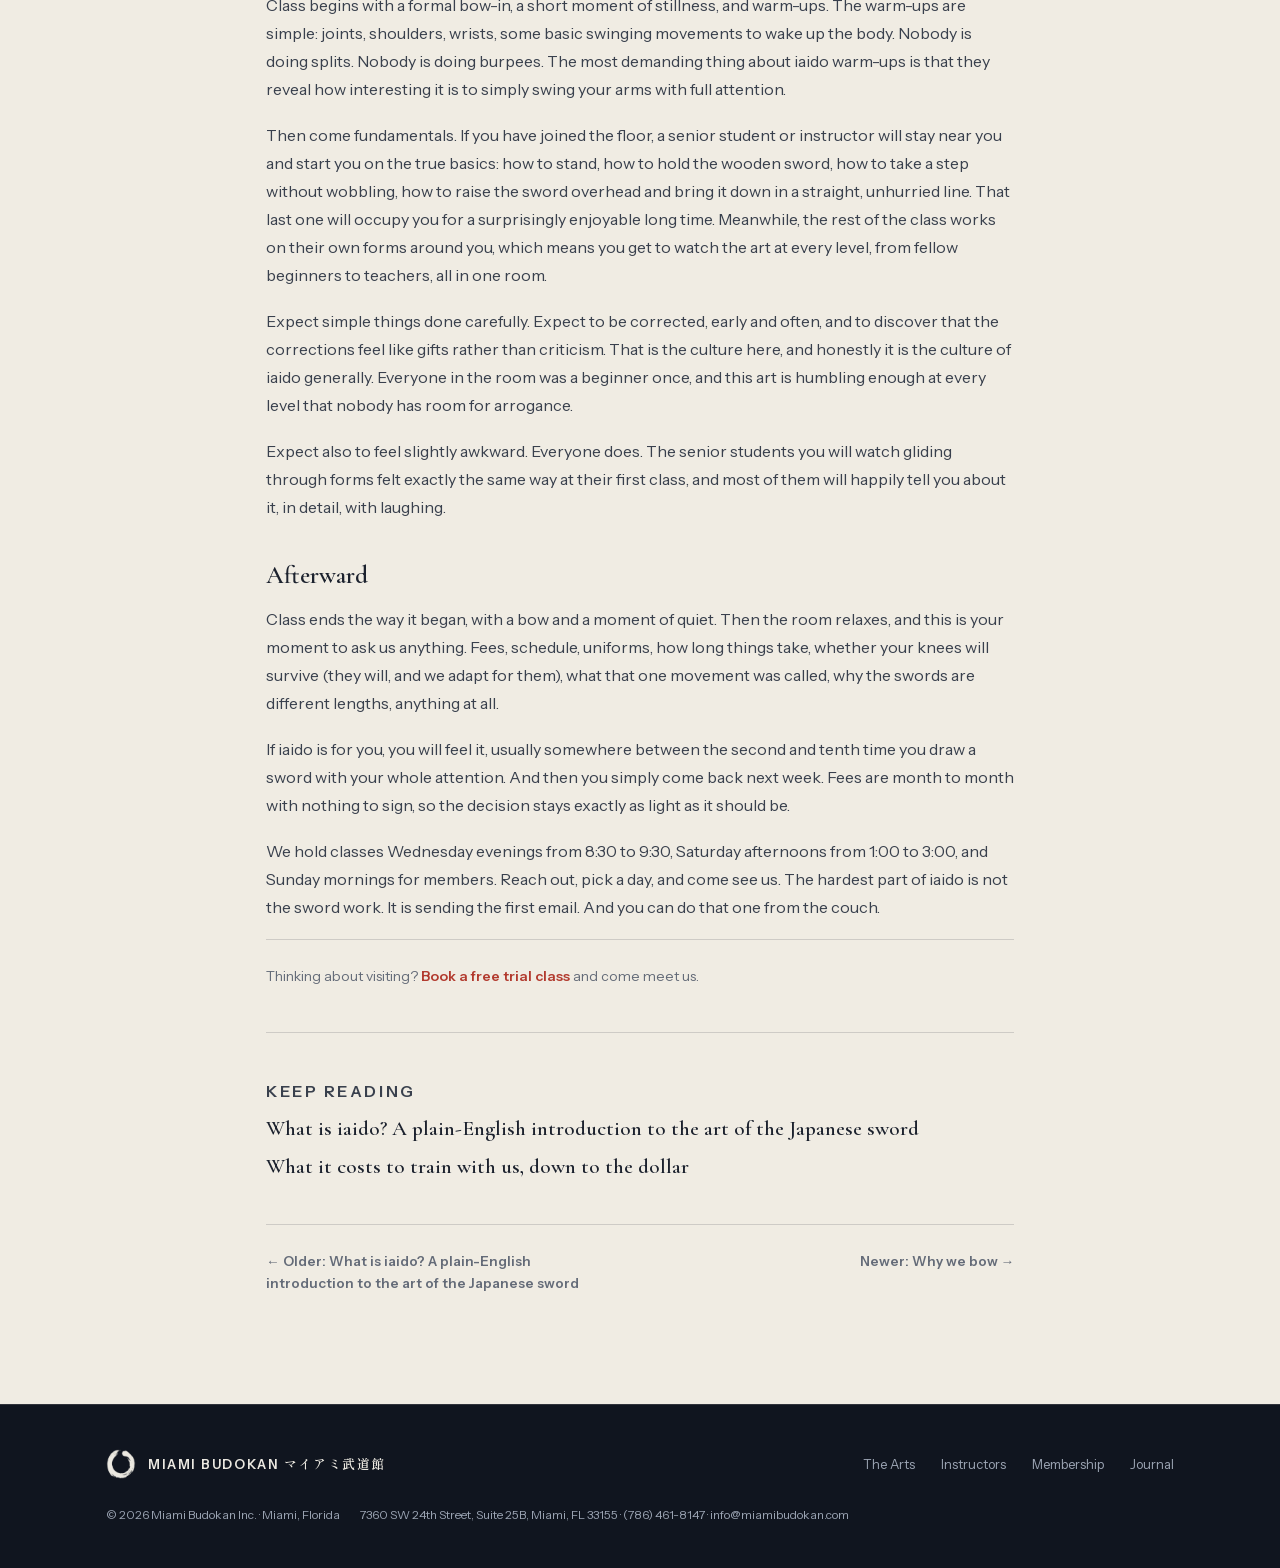
<file: blog/your-first-class.html>
<!DOCTYPE html>
<html lang="en">
<head>
<meta charset="utf-8">
<meta name="viewport" content="width=device-width, initial-scale=1">
<meta name="color-scheme" content="light">
<title>Your first iaido class, from the parking lot to the final bow &middot; Miami Budokan Journal</title>
<meta name="description" content="What to wear, what to bring, and what actually happens in your first hour. Spoiler, sweatpants are perfect.">
<link rel="stylesheet" href="../assets/style.css">
<link rel="icon" type="image/png" href="../assets/img/enso.png">
<link rel="canonical" href="https://mattacevedo.github.io/miamibudokan/blog/your-first-class.html">
<link rel="apple-touch-icon" href="../assets/img/apple-touch-icon.png">
<link rel="preload" as="font" type="font/woff2" href="../assets/fonts/cormorant.woff2" crossorigin>
<link rel="preload" as="font" type="font/woff2" href="../assets/fonts/instrument.woff2" crossorigin>
<meta property="og:locale" content="en_US">
<meta property="og:type" content="article">
<meta property="og:site_name" content="Miami Budokan">
<meta property="og:title" content="Your first iaido class, from the parking lot to the final bow">
<meta property="og:description" content="What to wear, what to bring, and what actually happens in your first hour. Spoiler, sweatpants are perfect.">
<meta property="og:url" content="https://mattacevedo.github.io/miamibudokan/blog/your-first-class.html">
<meta property="og:image" content="https://mattacevedo.github.io/miamibudokan/assets/img/og.jpg">
<meta property="article:published_time" content="2026-02-15">
<meta name="twitter:card" content="summary_large_image">
<script type="application/ld+json">{"@context":"https://schema.org","@type":"BlogPosting","headline":"Your first iaido class, from the parking lot to the final bow","description":"What to wear, what to bring, and what actually happens in your first hour. Spoiler, sweatpants are perfect.","datePublished":"2026-02-15","author":{"@type":"Organization","name":"Miami Budokan"},"publisher":{"@type":"Organization","name":"Miami Budokan","url":"https://mattacevedo.github.io/miamibudokan/"},"mainEntityOfPage":"https://mattacevedo.github.io/miamibudokan/blog/your-first-class.html","image":"https://mattacevedo.github.io/miamibudokan/assets/img/og.jpg"}</script>
<script type="application/ld+json">{"@context":"https://schema.org","@type":"BreadcrumbList","itemListElement":[{"@type":"ListItem","position":1,"name":"Miami Budokan","item":"https://mattacevedo.github.io/miamibudokan/"},{"@type":"ListItem","position":2,"name":"Journal","item":"https://mattacevedo.github.io/miamibudokan/#journal"},{"@type":"ListItem","position":3,"name":"Your first iaido class, from the parking lot to the final bow"}]}</script>
</head>
<body>
<a class="skip" href="#main">Skip to content</a>
<div class="grain" aria-hidden="true"></div>
<header class="nav" id="nav" data-solid>
  <div class="nav-inner">
    <a class="brand" href="../index.html" aria-label="Miami Budokan, home">
      <span class="enso-mark" aria-hidden="true"></span>
      <span class="brand-name"><b>MIAMI BUDOKAN</b><span lang="ja">マイアミ武道館</span></span>
    </a>
    <nav aria-label="Main">
      <ul class="nav-links" id="navLinks">
        <li><a href="../index.html#arts">The Arts</a></li>
        <li><a href="../index.html#philosophy">Philosophy</a></li>
        <li><a href="../index.html#instructors">Instructors</a></li>
        <li><a href="../index.html#membership">Membership</a></li>
        <li><a href="../index.html#journal">Journal</a></li>
        <li><a href="../index.html#schedule">Schedule</a></li>
        <li><a class="btn btn-shu" href="../index.html#contact">Book a trial class</a></li>
      </ul>
    </nav>
    <button class="menu-btn" id="menuBtn" aria-expanded="false" aria-controls="navLinks" aria-label="Menu">
      <svg class="icon-burger" viewBox="0 0 24 24" fill="none" stroke="currentColor" stroke-width="1.8" stroke-linecap="round"><path d="M3 7h18M3 12h18M3 17h12"/></svg>
      <svg class="icon-x" viewBox="0 0 24 24" fill="none" stroke="currentColor" stroke-width="1.8" stroke-linecap="round"><path d="M5 5l14 14M19 5L5 19"/></svg>
    </button>
  </div>
</header>
<main id="main">
  <article class="post-article">
    <div class="wrap-narrow" id="postBody">
      <p class="post-kicker">Getting started &middot; February 15, 2026</p>
      <h1 class="post-title">Your first iaido class, from the parking lot to the final bow</h1>
      <p>Trying anything for the first time is a little nerve-wracking. Trying a martial art, in a room full of people holding swords, can feel like a lot. So let us walk you through exactly what your first visit looks like, start to finish, with nothing left mysterious.</p>
  <p>We have welcomed a lot of first-timers over the years, and we can tell you the single most common thing they say afterward: "that was much less intimidating than I expected." Our goal with this post is to get you to that feeling before you even arrive.</p>
  <h3>Before you come</h3>
  <p>Send us a note or give us a call first. This is partly dojo custom and partly practical, since we like to know a guest is coming so someone can greet you properly at the door. Nobody should stand in a doorway wondering if they are in the right place.</p>
  <p>Your first class is free, and you have two completely acceptable options: watch from the side, or step onto the floor and try it. Tell us which way you are leaning when you write, and feel free to change your mind when you arrive. Some people know instantly they want to try. Others want to sit with a cup of curiosity and just observe. Both are honored guests, and nobody will pressure you either way. We mean that. We are a not-for-profit dojo, and there is no sales script here, because there is nothing to sell you beyond what you can see with your own eyes.</p>
  <h3>What to wear</h3>
  <p>Comfortable athletic clothing. Sweatpants and a t-shirt are honestly perfect. You will be barefoot on a wood floor, so no special shoes are needed, and jewelry is best left at home since it can catch on things and scratch equipment.</p>
  <p>You do not need to buy anything, and please, we say this with love, do not show up with a sword you found online. Beginners work with wooden practice swords, and we will take care of what you need for your first class. The equipment conversation comes later, slowly, with guidance, and it will save you from the internet's enthusiasm for selling sharp objects to beginners.</p>
  <h3>When you arrive</h3>
  <p>Come a few minutes early so you are not rushing. You will see people bow as they enter the training floor. You can simply nod politely, and someone will show you the basics of etiquette before anything else. Nobody expects a first-time visitor to know the customs. Teaching them to you kindly is, in a real sense, part of the art, and we wrote a whole post about why the bowing matters if you want a head start.</p>
  <p>You will meet whoever is teaching that day, and probably half the room besides. Iaido people are, as a group, surprisingly chatty before and after class for practitioners of a silent art. Someone will point you to where you can put your things, and someone will make sure you always know what is happening next.</p>
  <h3>The first hour, in detail</h3>
  <p>Class begins with a formal bow-in, a short moment of stillness, and warm-ups. The warm-ups are simple: joints, shoulders, wrists, some basic swinging movements to wake up the body. Nobody is doing splits. Nobody is doing burpees. The most demanding thing about iaido warm-ups is that they reveal how interesting it is to simply swing your arms with full attention.</p>
  <p>Then come fundamentals. If you have joined the floor, a senior student or instructor will stay near you and start you on the true basics: how to stand, how to hold the wooden sword, how to take a step without wobbling, how to raise the sword overhead and bring it down in a straight, unhurried line. That last one will occupy you for a surprisingly enjoyable long time. Meanwhile, the rest of the class works on their own forms around you, which means you get to watch the art at every level, from fellow beginners to teachers, all in one room.</p>
  <p>Expect simple things done carefully. Expect to be corrected, early and often, and to discover that the corrections feel like gifts rather than criticism. That is the culture here, and honestly it is the culture of iaido generally. Everyone in the room was a beginner once, and this art is humbling enough at every level that nobody has room for arrogance.</p>
  <p>Expect also to feel slightly awkward. Everyone does. The senior students you will watch gliding through forms felt exactly the same way at their first class, and most of them will happily tell you about it, in detail, with laughing.</p>
  <h3>Afterward</h3>
  <p>Class ends the way it began, with a bow and a moment of quiet. Then the room relaxes, and this is your moment to ask us anything. Fees, schedule, uniforms, how long things take, whether your knees will survive (they will, and we adapt for them), what that one movement was called, why the swords are different lengths, anything at all.</p>
  <p>If iaido is for you, you will feel it, usually somewhere between the second and tenth time you draw a sword with your whole attention. And then you simply come back next week. Fees are month to month with nothing to sign, so the decision stays exactly as light as it should be.</p>
  <p>We hold classes Wednesday evenings from 8:30 to 9:30, Saturday afternoons from 1:00 to 3:00, and Sunday mornings for members. Reach out, pick a day, and come see us. The hardest part of iaido is not the sword work. It is sending the first email. And you can do that one from the couch.</p>
      <p class="post-cta">Thinking about visiting? <a href="../index.html#contact">Book a free trial class</a> and come meet us.</p>
      <div class="post-related"><p class="pr-label">Keep reading</p><a href="what-is-iaido.html">What is iaido? A plain-English introduction to the art of the Japanese sword</a><a href="what-it-costs.html">What it costs to train with us, down to the dollar</a></div>
      <nav class="post-pn" aria-label="More posts"><a href="what-is-iaido.html">&larr; Older: What is iaido? A plain-English introduction to the art of the Japanese sword</a><a class="pn-next" href="why-we-bow.html">Newer: Why we bow &rarr;</a></nav>
    </div>
  </article>
</main>
<footer>
  <div class="foot-inner">
    <div class="foot-brand">
      <span class="enso-mark" aria-hidden="true"></span>
      <b>MIAMI BUDOKAN <span lang="ja" style="font-family:var(--jp);font-weight:600">マイアミ武道館</span></b>
    </div>
    <ul class="foot-links">
      <li><a href="../index.html#arts">The Arts</a></li>
      <li><a href="../index.html#instructors">Instructors</a></li>
      <li><a href="../index.html#membership">Membership</a></li>
      <li><a href="../index.html#journal">Journal</a></li>
    </ul>
    <p class="foot-copy">
      <span>&copy; 2026 Miami Budokan Inc. &middot; Miami, Florida</span>
      <span>7360 SW 24th Street, Suite 25B, Miami, FL 33155 &middot; (786) 461-8147 &middot; info@miamibudokan.com</span>
    </p>
  </div>
</footer>
<script src="../assets/site.js"></script>
</body>
</html>
</file>
<file: assets/style.css>
/* ============ Fonts ============ */
  @font-face{
    font-family:'Cormorant Garamond';
    font-style:normal;
    font-weight:300 700;
    font-display:swap;
    src:url(fonts/cormorant.woff2) format('woff2');
    unicode-range:U+0000-00FF,U+0131,U+0152-0153,U+02BB-02BC,U+02C6,U+02DA,U+02DC,U+2000-206F,U+2122,U+2212;
  }
  @font-face{
    font-family:'Cormorant Garamond';
    font-style:normal;
    font-weight:300 700;
    font-display:swap;
    src:url(fonts/cormorant-ext.woff2) format('woff2');
    unicode-range:U+0100-017F;
  }
  @font-face{
    font-family:'Cormorant Garamond';
    font-style:italic;
    font-weight:300 700;
    font-display:swap;
    src:url(fonts/cormorant-italic.woff2) format('woff2');
    unicode-range:U+0000-00FF,U+0131,U+0152-0153,U+02BB-02BC,U+02C6,U+02DA,U+02DC,U+2000-206F,U+2122,U+2212;
  }
  @font-face{
    font-family:'Cormorant Garamond';
    font-style:italic;
    font-weight:300 700;
    font-display:swap;
    src:url(fonts/cormorant-italic-ext.woff2) format('woff2');
    unicode-range:U+0100-017F;
  }
  @font-face{
    font-family:'Instrument Sans';
    font-style:normal;
    font-weight:400 700;
    font-display:swap;
    src:url(fonts/instrument.woff2) format('woff2');
    unicode-range:U+0000-00FF,U+0131,U+0152-0153,U+02BB-02BC,U+02C6,U+02DA,U+02DC,U+2000-206F,U+2122,U+2212;
  }
  @font-face{
    font-family:'Instrument Sans';
    font-style:normal;
    font-weight:400 700;
    font-display:swap;
    src:url(fonts/instrument-ext.woff2) format('woff2');
    unicode-range:U+0100-017F;
  }
  @font-face{
    font-family:'Shippori JP';
    font-style:normal;
    font-weight:600;
    font-display:swap;
    src:url(fonts/shippori-jp.woff2) format('woff2');
  }

  /* ============ Tokens ============ */
  :root{
    --ink:#10151f;          /* aizome indigo-black */
    --ink-2:#161d2b;        /* raised ink */
    --ink-3:#1d2534;
    --washi:#f0ece3;        /* bone washi */
    --washi-2:#e6e1d4;      /* deep washi */
    --t-on-ink:#ece9e1;
    --t-on-ink-muted:#9aa3b2;
    --t-on-washi:#1c222e;
    --t-on-washi-muted:#646b78;
    --shu:#b23a2e;          /* hanko vermillion */
    --shu-deep:#973125;
    --line-ink:rgba(236,233,225,.14);
    --line-washi:rgba(28,34,46,.16);
    --serif:'Cormorant Garamond',Georgia,serif;
    --sans:'Instrument Sans',-apple-system,'Segoe UI',Roboto,sans-serif;
    --jp:'Shippori JP','Hiragino Mincho ProN','Yu Mincho','Noto Serif JP',serif;
    --maxw:1180px;
    --pad:clamp(20px,4.5vw,56px);
    --enso:url("img/enso.png");
  }
  .enso-mark{
    display:inline-block;flex:none;background:currentColor;
    -webkit-mask:var(--enso) center/contain no-repeat;
    mask:var(--enso) center/contain no-repeat;
  }

  *{margin:0;padding:0;box-sizing:border-box}
  @media (prefers-reduced-motion:reduce){
    *,*::before,*::after{animation-duration:.001s!important;transition-duration:.001s!important}
  }
  body{
    font-family:var(--sans);
    background:var(--ink);
    color:var(--t-on-ink);
    font-size:16px;
    line-height:1.6;
    -webkit-font-smoothing:antialiased;
    overflow-x:hidden;
  }
  ::selection{background:var(--shu);color:#fff}
  img{max-width:100%;display:block}
  a{color:inherit}
  section{scroll-margin-top:72px}

  .skip{
    position:absolute;left:-9999px;top:0;z-index:200;
    background:var(--shu);color:#fff;padding:10px 18px;font-weight:600;text-decoration:none;
  }
  .skip:focus{left:0}

  /* grain overlay */
  .grain{
    position:fixed;inset:0;z-index:90;pointer-events:none;opacity:.055;
    background-image:url("data:image/svg+xml,%3Csvg xmlns='http://www.w3.org/2000/svg' width='140' height='140'%3E%3Cfilter id='n'%3E%3CfeTurbulence type='fractalNoise' baseFrequency='0.9' numOctaves='2'/%3E%3C/filter%3E%3Crect width='140' height='140' filter='url(%23n)' opacity='1'/%3E%3C/svg%3E");
  }

  /* ============ Typography helpers ============ */
  .label{
    font-size:11px;font-weight:600;letter-spacing:.18em;text-transform:uppercase;
    display:flex;align-items:center;gap:14px;
  }
  .label::after{content:"";height:1px;width:44px;background:currentColor;opacity:.4}
  .label .jp{font-family:var(--jp);font-size:12px;letter-spacing:.3em;text-transform:none}
  h1,h2,h3{font-family:var(--serif);text-wrap:balance}
  .measure{max-width:62ch}

  /* reveal animation */
  /* (a noscript block after the stylesheet keeps .reveal visible without JS) */
  .reveal{opacity:0;transform:translateY(26px);transition:opacity .9s cubic-bezier(.19,1,.22,1),transform .9s cubic-bezier(.19,1,.22,1);transition-delay:calc(var(--i,0)*90ms)}
  .in .reveal,.reveal.in{opacity:1;transform:none}
  /* safety net: environments where the animation clock never ticks get a static render */
  html.no-anim *,html.no-anim *::before,html.no-anim *::after{animation:none!important;transition:none!important}
  html.no-anim .reveal{opacity:1;transform:none}

  /* focus */
  a:focus-visible,button:focus-visible{outline:2px solid var(--shu);outline-offset:3px;border-radius:2px}

  /* ============ Buttons ============ */
  .btn{
    display:inline-flex;align-items:center;gap:10px;
    font-family:var(--sans);font-size:14px;font-weight:600;letter-spacing:.02em;
    text-decoration:none;padding:15px 26px;border:0;cursor:pointer;
    transition:transform .25s cubic-bezier(.19,1,.22,1),background .25s,color .25s,box-shadow .25s;
  }
  .btn:active{transform:translateY(1px) scale(.99)}
  .btn-shu{background:var(--shu);color:#fff;box-shadow:0 10px 30px -12px rgba(178,58,46,.55)}
  .btn-shu:hover{background:var(--shu-deep);transform:translateY(-2px)}
  .btn-ghost{color:var(--t-on-ink);background:transparent;box-shadow:inset 0 0 0 1px var(--line-ink)}
  .btn-ghost:hover{box-shadow:inset 0 0 0 1px rgba(236,233,225,.45);transform:translateY(-2px)}
  .btn-ink{background:var(--ink);color:var(--t-on-ink)}
  .btn-ink:hover{background:var(--ink-3);transform:translateY(-2px)}
  .link-arrow{
    display:inline-flex;align-items:center;gap:8px;color:inherit;font-weight:600;font-size:14px;
    text-decoration:none;border-bottom:1px solid currentColor;padding-bottom:3px;transition:gap .25s,opacity .25s;
  }
  .link-arrow:hover{gap:13px;opacity:.75}

  /* ============ Nav ============ */
  header.nav{
    position:fixed;top:0;left:0;right:0;z-index:120;
    transition:background .35s,box-shadow .35s,backdrop-filter .35s;
  }
  header.nav.scrolled{
    background:rgba(16,21,31,.94);
    box-shadow:0 1px 0 var(--line-ink);
  }
  .nav-inner{
    max-width:var(--maxw);margin:0 auto;padding:0 var(--pad);
    height:72px;display:flex;align-items:center;justify-content:space-between;gap:24px;
  }
  .brand{display:flex;align-items:center;gap:12px;text-decoration:none;color:var(--t-on-ink);position:relative;z-index:130}
  .brand .enso-mark{width:36px;height:36px}
  .brand-name{display:flex;flex-direction:column;line-height:1.15}
  .brand-name b{font-weight:600;font-size:14.5px;letter-spacing:.12em}
  .brand-name span{font-family:var(--jp);font-size:10.5px;letter-spacing:.34em;color:var(--t-on-ink-muted)}
  .nav-links{display:flex;align-items:center;gap:30px;list-style:none}
  .nav-links a:not(.btn){
    font-size:13.5px;font-weight:500;text-decoration:none;color:var(--t-on-ink-muted);
    letter-spacing:.02em;transition:color .25s;position:relative;padding:6px 0;
  }
  .nav-links a:not(.btn):hover{color:var(--t-on-ink)}
  .nav-links a:not(.btn)::after{
    content:"";position:absolute;left:0;right:100%;bottom:0;height:1.5px;background:var(--shu);transition:right .3s;
  }
  .nav-links a:not(.btn):hover::after,.nav-links a.active:not(.btn)::after{right:0}
  .nav-links a.active:not(.btn){color:var(--t-on-ink)}
  .nav-links .btn{padding:11px 20px;font-size:13px}
  .menu-btn{display:none;background:none;border:0;cursor:pointer;padding:8px;color:var(--t-on-ink)}
  .menu-btn svg{width:26px;height:26px;display:block}
  .menu-btn .icon-x{display:none}
  .menu-btn[aria-expanded="true"] .icon-burger{display:none}
  .menu-btn[aria-expanded="true"] .icon-x{display:block}

  @media (max-width:900px){
    .nav-links{
      position:fixed;inset:0;background:var(--ink);flex-direction:column;justify-content:center;
      gap:34px;transform:translateY(-102%);transition:transform .45s cubic-bezier(.7,0,.2,1);z-index:110;
    }
    .nav-links.open{transform:none}
    .nav-links a:not(.btn){font-size:24px;font-family:var(--serif);font-weight:530;color:var(--t-on-ink)}
    .menu-btn{display:block;position:relative;z-index:130}
  }

  /* ============ Hero ============ */
  .hero{
    position:relative;min-height:100dvh;display:flex;flex-direction:column;justify-content:flex-end;
    overflow:hidden;
  }
  .hero-media{position:absolute;inset:-6% 0;z-index:0;will-change:transform}
  .hero-video{
    position:absolute;inset:0;width:100%;height:100%;object-fit:cover;object-position:center 30%;
    filter:grayscale(1) contrast(1.06) brightness(.92);
    opacity:0;transition:opacity 1.2s ease;
  }
  .hero.video-live .hero-video{opacity:1}
  .hero-media::after{
    content:"";position:absolute;inset:0;
    background:
      linear-gradient(to top,rgba(16,21,31,.96) 0%,rgba(16,21,31,.45) 34%,rgba(16,21,31,.18) 60%,rgba(16,21,31,.55) 100%),
      linear-gradient(100deg,rgba(16,21,31,.88) 0%,rgba(16,21,31,.25) 55%,rgba(16,21,31,.05) 100%);
  }
  .hero-inner{
    position:relative;z-index:2;max-width:var(--maxw);margin:0 auto;width:100%;
    padding:150px var(--pad) 84px;
  }
  .hero .label{color:var(--t-on-ink-muted)}
  .hero .label::after{display:none}
  .hero h1{
    font-size:clamp(50px,8.8vw,116px);
    font-weight:540;line-height:1.0;letter-spacing:-.005em;
    margin:26px 0 30px;
  }
  .hero h1 em{font-style:italic;font-weight:510;color:#fff;display:block}
  .hero p{max-width:52ch;color:var(--t-on-ink-muted);font-size:17px}
  .hero-cta{display:flex;flex-wrap:wrap;gap:16px;align-items:center;margin-top:38px}
  .hero-kanji{
    position:absolute;top:0;bottom:0;right:calc(var(--pad) * .6);z-index:2;
    display:flex;align-items:center;
  }
  .hero-kanji span{
    writing-mode:vertical-rl;text-orientation:upright;
    font-family:var(--jp);font-size:clamp(30px,4vw,54px);letter-spacing:.42em;
    color:rgba(236,233,225,.34);user-select:none;
  }
  .hero-kanji i{
    writing-mode:vertical-rl;font-style:normal;font-size:10px;letter-spacing:.34em;
    text-transform:uppercase;color:rgba(236,233,225,.38);margin-left:12px;font-family:var(--sans);
  }
  @media (max-width:760px){.hero-kanji{display:none}}
  .hero-foot{
    position:relative;z-index:2;margin-top:72px;border-top:1px solid var(--line-ink);
  }
  .hero-foot-inner{
    max-width:var(--maxw);margin:0 auto;padding:20px var(--pad);
    display:flex;flex-wrap:wrap;gap:10px 38px;align-items:center;
    font-size:11.5px;letter-spacing:.14em;text-transform:uppercase;color:var(--t-on-ink-muted);
  }
  .hero-foot-inner .dot{width:4px;height:4px;background:var(--shu);border-radius:50%;flex:none}

  /* ============ Bands ============ */
  .band{position:relative}
  .band-washi{background:var(--washi);color:var(--t-on-washi)}
  .band-washi2{background:var(--washi-2);color:var(--t-on-washi)}
  .band-ink{background:var(--ink);color:var(--t-on-ink)}
  .band-ink2{background:var(--ink-2);color:var(--t-on-ink)}
  .wrap{max-width:var(--maxw);margin:0 auto;padding:0 var(--pad)}

  /* ============ Mission ============ */
  .mission{padding:clamp(90px,12vw,150px) 0 clamp(100px,13vw,170px)}
  .mission .label{color:var(--t-on-washi-muted)}
  .mission-grid{
    display:grid;grid-template-columns:1.5fr .9fr;gap:clamp(40px,7vw,110px);
    align-items:center;margin-top:52px;
  }
  .mission h2{
    font-size:clamp(32px,4vw,51px);font-weight:550;line-height:1.2;letter-spacing:-.005em;
  }
  .mission h2 em{color:var(--shu);font-weight:560}
  .mission-body{margin-top:30px;color:var(--t-on-washi-muted);max-width:58ch}
  .enso-fig{display:flex;flex-direction:column;align-items:center;gap:20px}
  .enso-fig figcaption{
    font-size:13px;color:var(--t-on-washi-muted);text-align:center;max-width:30ch;line-height:1.55;
  }
  .enso-img{
    width:min(280px,58vw);aspect-ratio:1;
    -webkit-mask:var(--enso) center/contain no-repeat;
    mask:var(--enso) center/contain no-repeat;
    background:var(--t-on-washi);
  }
  @media (max-width:860px){.mission-grid{grid-template-columns:1fr}}

  /* ============ Arts ============ */
  .arts{padding:clamp(90px,12vw,150px) 0}
  .arts .label{color:var(--t-on-washi-muted)}
  .arts>.wrap>h2{
    font-size:clamp(38px,5vw,66px);font-weight:540;letter-spacing:-.005em;line-height:1.06;
    margin:24px 0 0;max-width:16ch;
  }
  .art-row{
    display:grid;grid-template-columns:minmax(90px,180px) 1fr;gap:clamp(28px,5vw,80px);
    padding:clamp(48px,6vw,84px) 0;border-bottom:1px solid var(--line-washi);align-items:start;
  }
  .art-row:first-of-type{margin-top:clamp(48px,6vw,80px);border-top:1px solid var(--line-washi)}
  .art-kanji{
    font-family:var(--jp);writing-mode:vertical-rl;text-orientation:upright;
    font-size:clamp(34px,4.6vw,58px);letter-spacing:.22em;line-height:1;
    color:var(--t-on-washi);opacity:.92;
  }
  .art-kanji small{
    writing-mode:vertical-rl;font-family:var(--sans);font-size:10px;letter-spacing:.3em;
    text-transform:uppercase;color:var(--shu);margin-left:14px;
  }
  .art-body h3{font-size:clamp(26px,3vw,40px);font-weight:570;letter-spacing:0}
  .art-body .art-sub{
    font-family:var(--serif);font-style:italic;font-weight:500;font-size:18px;color:var(--shu);margin-top:6px;
  }
  .art-body p{margin-top:18px;color:var(--t-on-washi-muted);max-width:60ch}
  .art-tags{display:flex;flex-wrap:wrap;gap:8px;margin-top:22px;list-style:none}
  .art-tags li{
    font-size:11.5px;font-weight:600;letter-spacing:.1em;text-transform:uppercase;
    color:var(--t-on-washi);padding:7px 12px;box-shadow:inset 0 0 0 1px var(--line-washi);
  }
  @media (max-width:640px){
    .art-row{grid-template-columns:1fr;gap:26px}
    .art-kanji{writing-mode:horizontal-tb;text-orientation:mixed;font-size:34px}
    .art-kanji small{writing-mode:horizontal-tb;margin-left:12px}
  }

  /* ============ Lineage chart ============ */
  .lineage{margin-top:clamp(56px,7vw,92px)}
  .lineage .label{color:var(--t-on-washi-muted)}
  .lineage-intro{margin-top:22px;color:var(--t-on-washi-muted);font-size:14.5px;max-width:56ch}
  .tree-scroll{margin:clamp(36px,5vw,56px) auto 0;max-width:760px}
  .tree-svg{display:block;width:100%;height:auto}
  .tree-svg-m{display:none}
  @media (max-width:600px){
    .tree-svg{display:none}
    .tree-svg-m{display:block;width:100%;height:auto}
  }
  svg.tree-svg-m .tn{font-size:17px}
  svg.tree-svg-m .tn-root{font-size:19px}
  svg.tree-svg-m .tn3{font-size:14px}
  svg.tree-svg-m .ts{font-size:10.5px;letter-spacing:.3px}
  .tree-chart .tn{font-family:var(--serif);font-weight:570;font-size:24px;fill:var(--t-on-washi)}
  .tree-chart .tn-root{font-size:26px}
  .tree-chart .tn-shihan{fill:var(--shu)}
  .tree-chart .ts{font-family:var(--sans);font-size:13px;fill:var(--t-on-washi-muted);letter-spacing:.6px}
  .tree-chart .ln{stroke:rgba(28,34,46,.4);stroke-width:1.2;fill:none}
  .tree-chart .ln-d{stroke:rgba(28,34,46,.45);stroke-width:1.2;fill:none;stroke-dasharray:5 5}
  .tree-chart .ph{stroke:rgba(28,34,46,.25);fill:none;stroke-width:1}

  /* ============ Philosophy ============ */
  .philo{padding:clamp(90px,12vw,160px) 0;position:relative;overflow:hidden}
  .philo-bg{position:absolute;inset:0;opacity:.1}
  .philo-bg img{width:100%;height:100%;object-fit:cover;filter:grayscale(1)}
  .philo-bg::after{content:"";position:absolute;inset:0;background:linear-gradient(to bottom,var(--ink) 0%,rgba(16,21,31,.35) 50%,var(--ink) 100%)}
  .philo .wrap{position:relative}
  .philo .label{color:var(--t-on-ink-muted)}
  .philo h2{
    font-size:clamp(38px,5vw,66px);font-weight:540;letter-spacing:-.005em;line-height:1.06;
    margin:24px 0 0;
  }
  .philo-grid{
    display:grid;grid-template-columns:1.35fr minmax(250px,330px);
    gap:clamp(36px,6vw,96px);margin-top:clamp(48px,6vw,84px);align-items:start;
  }
  .philo-items{border-top:1px solid var(--line-ink)}
  .philo-item{padding:36px 0;border-bottom:1px solid var(--line-ink)}
  .philo-item:last-child{border-bottom:0}
  .scroll-fig{margin-top:6px}
  .scroll-mount{
    background:var(--ink-3);
    padding:clamp(26px,3.5vw,42px) clamp(18px,2.5vw,28px) clamp(32px,4.5vw,52px);
    box-shadow:0 40px 90px -40px rgba(0,0,0,.65), inset 0 0 0 1px rgba(236,233,225,.14);
  }
  .scroll-mount img{
    width:100%;height:auto;display:block;
    box-shadow:0 0 0 1px rgba(236,233,225,.28), 0 14px 34px -20px rgba(0,0,0,.8);
  }
  .scroll-fig figcaption{
    margin-top:16px;font-size:12.5px;color:var(--t-on-ink-muted);line-height:1.6;max-width:40ch;
  }
  .scroll-fig figcaption .jp{font-family:var(--jp)}
  .philo-item .kanji{
    font-family:var(--jp);font-size:44px;line-height:1;color:var(--t-on-ink);display:block;
  }
  .philo-item h3{
    font-size:22px;font-weight:580;margin:22px 0 4px;letter-spacing:.01em;
  }
  .philo-item .romaji{
    font-size:11px;font-weight:600;letter-spacing:.2em;text-transform:uppercase;color:var(--shu);
  }
  .philo-item p{margin-top:14px;font-size:14.5px;color:var(--t-on-ink-muted);max-width:52ch}
  @media (max-width:860px){
    .philo-grid{grid-template-columns:1fr}
    .scroll-fig{max-width:340px;margin:6px auto 0}
  }

  /* ============ Instructors ============ */
  .sensei{padding:clamp(90px,12vw,150px) 0}
  .sensei .label{color:var(--t-on-washi-muted)}
  .sensei-head{display:grid;grid-template-columns:1fr auto;gap:24px;align-items:end;margin-bottom:clamp(44px,6vw,72px)}
  .sensei h2{
    font-size:clamp(38px,5vw,66px);font-weight:540;letter-spacing:-.005em;line-height:1.06;margin-top:24px;max-width:14ch;
  }
  .sensei-head p{color:var(--t-on-washi-muted);max-width:34ch;font-size:15px;padding-bottom:6px}
  @media (max-width:760px){.sensei-head{grid-template-columns:1fr}}

  .shihan{
    display:grid;grid-template-columns:minmax(240px,420px) 1fr;gap:clamp(30px,5vw,70px);
    background:var(--ink);color:var(--t-on-ink);margin-bottom:clamp(40px,5vw,64px);
  }
  .shihan-photo{position:relative;overflow:hidden}
  .shihan-photo img{width:100%;height:100%;object-fit:cover;filter:grayscale(1) contrast(1.05);transition:transform .8s cubic-bezier(.19,1,.22,1)}
  .shihan:hover .shihan-photo img{transform:scale(1.04)}
  .shihan-body{padding:clamp(28px,4vw,56px) clamp(24px,4vw,56px) clamp(28px,4vw,56px) 0;display:flex;flex-direction:column;justify-content:center}
  .shihan-body .role{font-size:11px;font-weight:600;letter-spacing:.2em;text-transform:uppercase;color:var(--shu)}
  .shihan-body h3{font-size:clamp(28px,3.3vw,44px);font-weight:560;margin:12px 0 6px}
  .shihan-body .rank{font-size:14px;color:var(--t-on-ink-muted);letter-spacing:.04em}
  .shihan-body p{margin-top:18px;font-size:14.5px;color:var(--t-on-ink-muted);max-width:48ch}
  @media (max-width:700px){
    .shihan{grid-template-columns:1fr}
    .shihan-body{padding:26px 24px 34px}
  }

  .sensei-grid{
    display:grid;grid-template-columns:repeat(auto-fill,minmax(185px,1fr));gap:clamp(18px,2.5vw,28px);
  }
  .sensei-card{position:relative}
  .sensei-card .photo{overflow:hidden;aspect-ratio:1;background:var(--washi-2)}
  .sensei-card img{
    width:100%;height:100%;object-fit:cover;filter:grayscale(1) contrast(1.05);
    transition:transform .7s cubic-bezier(.19,1,.22,1);
  }
  .sensei-card:hover img{transform:scale(1.05)}
  .sensei-card h3{font-family:var(--sans);font-size:15.5px;font-weight:600;margin-top:16px;letter-spacing:.01em}
  .sensei-card .role{
    font-size:10.5px;font-weight:600;letter-spacing:.16em;text-transform:uppercase;color:var(--shu);margin-top:3px;
  }
  .sensei-card .rank{font-size:12.5px;color:var(--t-on-washi-muted);margin-top:8px;line-height:1.55}

  /* ============ Membership ============ */
  .join{padding:clamp(90px,12vw,150px) 0}
  .join .label{color:var(--t-on-washi-muted)}
  .join-grid{display:grid;grid-template-columns:1fr 1.1fr;gap:clamp(40px,6vw,100px);margin-top:20px}
  .join h2{
    font-size:clamp(38px,5vw,64px);font-weight:540;letter-spacing:-.005em;line-height:1.08;margin-top:24px;max-width:12ch;
  }
  .join-notes{margin-top:28px;color:var(--t-on-washi-muted);font-size:15px;max-width:48ch}
  .join-notes p+p{margin-top:14px}
  .join-notes strong{color:var(--t-on-washi);font-weight:600}
  .price-list{list-style:none;border-top:1px solid var(--line-washi)}
  .price-row{
    display:flex;align-items:baseline;justify-content:space-between;gap:20px;
    padding:26px 0;border-bottom:1px solid var(--line-washi);
  }
  .price-row .who b{display:block;font-size:16.5px;font-weight:600;letter-spacing:.01em}
  .price-row .who span{font-size:13px;color:var(--t-on-washi-muted)}
  .price-row .amt{
    font-family:var(--serif);font-size:clamp(33px,3.7vw,47px);
    font-weight:580;letter-spacing:0;white-space:nowrap;font-variant-numeric:tabular-nums;
  }
  .price-row .amt small{font-family:var(--sans);font-size:12px;color:var(--t-on-washi-muted);font-weight:500;letter-spacing:.04em}
  .trial{
    margin-top:clamp(52px,7vw,84px);background:var(--ink);color:var(--t-on-ink);
    display:grid;grid-template-columns:1.4fr auto;gap:30px;align-items:center;
    padding:clamp(30px,4.5vw,56px) clamp(26px,4.5vw,60px);
  }
  .trial h3{font-size:clamp(26px,3.1vw,38px);font-weight:560}
  .trial h3 em{font-style:italic;color:#fff}
  .trial p{margin-top:12px;color:var(--t-on-ink-muted);font-size:14.5px;max-width:56ch}
  .inclusion{
    margin-top:30px;font-size:13px;color:var(--t-on-washi-muted);max-width:72ch;
    padding-left:16px;border-left:2px solid var(--shu);
  }
  @media (max-width:860px){
    .join-grid{grid-template-columns:1fr}
    .trial{grid-template-columns:1fr}
  }

  /* ============ Journal ============ */
  .journal{padding:clamp(90px,12vw,150px) 0}
  .journal .label{color:var(--t-on-washi-muted)}
  .journal .head{
    font-size:clamp(38px,5vw,66px);font-weight:540;letter-spacing:-.005em;line-height:1.06;margin-top:24px;
  }
  .journal-intro{margin-top:26px;color:var(--t-on-washi-muted);max-width:52ch;font-size:15px}
  .post-list{list-style:none;margin-top:clamp(40px,5vw,60px);border-top:1px solid var(--line-washi)}
  .post-row{
    display:grid;grid-template-columns:120px 1fr auto;gap:20px 28px;align-items:start;
    width:100%;text-align:left;background:none;border:0;cursor:pointer;color:inherit;font-family:var(--sans);
    padding:26px 0;border-bottom:1px solid var(--line-washi);
  }
  .post-row .p-date{
    font-size:11px;font-weight:600;letter-spacing:.12em;text-transform:uppercase;
    color:var(--t-on-washi-muted);padding-top:8px;font-variant-numeric:tabular-nums;white-space:nowrap;
  }
  .post-row .p-title{
    display:block;font-family:var(--serif);font-size:clamp(22px,2.6vw,29px);font-weight:570;
    line-height:1.15;transition:color .25s;text-wrap:balance;
  }
  .post-row .p-ex{display:block;margin-top:7px;font-size:13.5px;color:var(--t-on-washi-muted);max-width:64ch}
  .post-row .p-arrow{font-size:18px;color:var(--t-on-washi-muted);padding-top:6px;transition:transform .25s,color .25s}
  .post-row:hover .p-title{color:var(--shu)}
  .post-row:hover .p-arrow{transform:translateX(6px);color:var(--shu)}
  @media (max-width:640px){
    .post-row{grid-template-columns:1fr;gap:8px}
    .post-row .p-arrow{display:none}
    .post-row .p-date{padding-top:0}
  }

  /* post reader overlay */
  .post-overlay{
    position:fixed;inset:0;z-index:200;background:rgba(16,21,31,.8);
    overflow-y:auto;padding:clamp(0px,5vw,56px) clamp(0px,5vw,56px) clamp(0px,5vw,90px);
  }
  .post-overlay[hidden]{display:none}
  .post-panel{
    position:relative;background:var(--washi);color:var(--t-on-washi);
    max-width:780px;margin:0 auto;padding:clamp(30px,7vw,80px);
  }
  .post-close{
    position:absolute;top:14px;right:14px;width:44px;height:44px;display:grid;place-items:center;
    background:none;border:0;cursor:pointer;color:var(--t-on-washi-muted);transition:color .2s,transform .25s;
  }
  .post-close:hover{color:var(--shu);transform:rotate(90deg)}
  .post-close svg{width:22px;height:22px}
  #postBody .post-kicker{font-size:11px;font-weight:600;letter-spacing:.16em;text-transform:uppercase;color:var(--shu)}
  #postBody .post-title{
    font-size:clamp(30px,4.6vw,48px);font-weight:560;line-height:1.08;margin:14px 0 6px;letter-spacing:-.005em;
  }
  #postBody p{margin:18px 0 0;font-size:16px;line-height:1.75;color:#39404d}
  #postBody h3{font-size:25px;font-weight:580;margin:34px 0 0}
  #postBody h3+p{margin-top:10px}
  .post-cta{
    margin-top:38px;padding-top:24px;border-top:1px solid var(--line-washi);
    font-size:14px !important;color:var(--t-on-washi-muted) !important;
  }
  .post-cta a{color:var(--shu);font-weight:600;text-decoration:none}
  .post-cta a:hover{text-decoration:underline}

  /* standalone post pages (static site) */
  .post-article{
    background:var(--washi);color:var(--t-on-washi);
    padding:clamp(130px,16vw,170px) 0 clamp(70px,9vw,110px);min-height:100dvh;
  }
  .wrap-narrow{max-width:860px;margin:0 auto;padding:0 var(--pad)}
  .post-related{margin-top:44px;padding-top:26px;border-top:1px solid var(--line-washi)}
  .pr-label{font-size:11px;letter-spacing:.16em;text-transform:uppercase;color:var(--shu);font-weight:600;margin-bottom:6px}
  .post-related a{display:block;font-family:var(--serif);font-size:21px;font-weight:570;color:var(--t-on-washi);text-decoration:none;margin:10px 0;line-height:1.3;transition:color .25s}
  .post-related a:hover{color:var(--shu)}
  .post-pn{
    display:flex;justify-content:space-between;gap:20px;flex-wrap:wrap;
    margin-top:44px;padding-top:26px;border-top:1px solid var(--line-washi);
  }
  .post-pn a{
    font-size:13.5px;font-weight:600;color:var(--t-on-washi-muted);text-decoration:none;
    transition:color .25s;max-width:44%;
  }
  .post-pn a:hover{color:var(--shu)}
  .post-pn .pn-next{text-align:right;margin-left:auto}

  /* ============ Schedule ============ */
  .sched{padding:clamp(90px,12vw,150px) 0 clamp(70px,9vw,110px)}
  .sched .label{color:var(--t-on-ink-muted)}
  .sched-grid{display:grid;grid-template-columns:1.15fr 1fr;gap:clamp(44px,6vw,100px);margin-top:20px}
  .sched h2{
    font-size:clamp(38px,5vw,64px);font-weight:540;letter-spacing:-.005em;line-height:1.08;margin-top:24px;
  }
  .sched-list{list-style:none;margin-top:clamp(34px,4vw,52px);border-top:1px solid var(--line-ink)}
  .sched-row{
    display:grid;grid-template-columns:130px 1fr auto;gap:18px;align-items:baseline;
    padding:24px 0;border-bottom:1px solid var(--line-ink);
  }
  .sched-row .day{font-family:var(--serif);font-size:23px;font-weight:570}
  .sched-row .what b{font-size:14.5px;font-weight:600;display:block}
  .sched-row .what span{font-size:12.5px;color:var(--t-on-ink-muted)}
  .sched-row .time{
    font-size:13.5px;font-weight:600;letter-spacing:.05em;color:var(--t-on-ink);
    font-variant-numeric:tabular-nums;white-space:nowrap;
  }
  .sched-note{margin-top:22px;font-size:13.5px;color:var(--t-on-ink-muted);max-width:52ch}
  .sched-note a{color:var(--t-on-ink)}
  .visit-card{align-self:start}
  .visit-photo{
    background:var(--ink-3);padding:clamp(14px,1.8vw,20px);
    box-shadow:inset 0 0 0 1px rgba(236,233,225,.14), 0 30px 70px -35px rgba(0,0,0,.6);
  }
  .visit-photo img{
    width:100%;aspect-ratio:16/9.5;object-fit:cover;display:block;
    filter:grayscale(.2) contrast(1.02);
    box-shadow:0 0 0 1px rgba(236,233,225,.28);
  }
  .visit-body{padding:26px 0 0}
  .visit-body h3{font-size:24px;font-weight:570}
  .visit-body address{
    font-style:normal;margin-top:12px;color:var(--t-on-ink-muted);font-size:14.5px;line-height:1.7;
  }
  .visit-links{display:flex;flex-wrap:wrap;gap:12px 26px;margin-top:20px}
  @media (max-width:860px){
    .sched-grid{grid-template-columns:1fr}
    .sched-row{grid-template-columns:1fr;gap:6px}
  }

  /* ============ Contact ============ */
  .contact{
    padding:clamp(90px,13vw,170px) 0;text-align:center;position:relative;overflow:hidden;
    border-top:1px solid var(--line-ink);
  }
  .contact .kanji-bg{
    position:absolute;inset:0;display:flex;align-items:center;justify-content:center;
    font-family:var(--jp);font-size:clamp(240px,44vw,560px);color:rgba(236,233,225,.035);
    user-select:none;line-height:1;pointer-events:none;
  }
  .contact .wrap{position:relative}
  .contact h2{
    font-size:clamp(44px,7vw,92px);font-weight:530;letter-spacing:-.005em;line-height:1.04;
    margin:28px auto 22px;max-width:14ch;
  }
  .contact h2 em{font-style:italic}
  .contact>.wrap>p{color:var(--t-on-ink-muted);max-width:54ch;margin:0 auto}
  .contact-cta{display:flex;flex-wrap:wrap;gap:16px;justify-content:center;margin-top:44px}
  .contact>.wrap>.contact-alt{margin:64px auto 0;font-size:14px;color:var(--t-on-ink-muted)}
  .contact-alt a{color:var(--t-on-ink);text-decoration:none;border-bottom:1px solid var(--line-ink);transition:border-color .25s}
  .contact-alt a:hover{border-color:var(--t-on-ink)}

  /* ============ Footer ============ */
  footer{border-top:1px solid var(--line-ink);background:var(--ink)}
  .foot-inner{
    max-width:var(--maxw);margin:0 auto;padding:44px var(--pad);
    display:flex;flex-wrap:wrap;gap:26px 44px;align-items:center;justify-content:space-between;
  }
  .foot-brand{display:flex;align-items:center;gap:12px}
  .foot-brand .enso-mark{width:30px;height:30px}
  .foot-brand b{font-size:13px;letter-spacing:.12em;font-weight:600}
  .foot-links{display:flex;flex-wrap:wrap;gap:8px 26px;list-style:none}
  .foot-links a{
    font-size:13px;color:var(--t-on-ink-muted);text-decoration:none;transition:color .25s;
  }
  .foot-links a:hover{color:var(--t-on-ink)}
  .foot-copy{font-size:12px;color:var(--t-on-ink-muted);flex-basis:100%;display:flex;flex-wrap:wrap;gap:6px 20px}

a.post-row{text-decoration:none}
</file>
